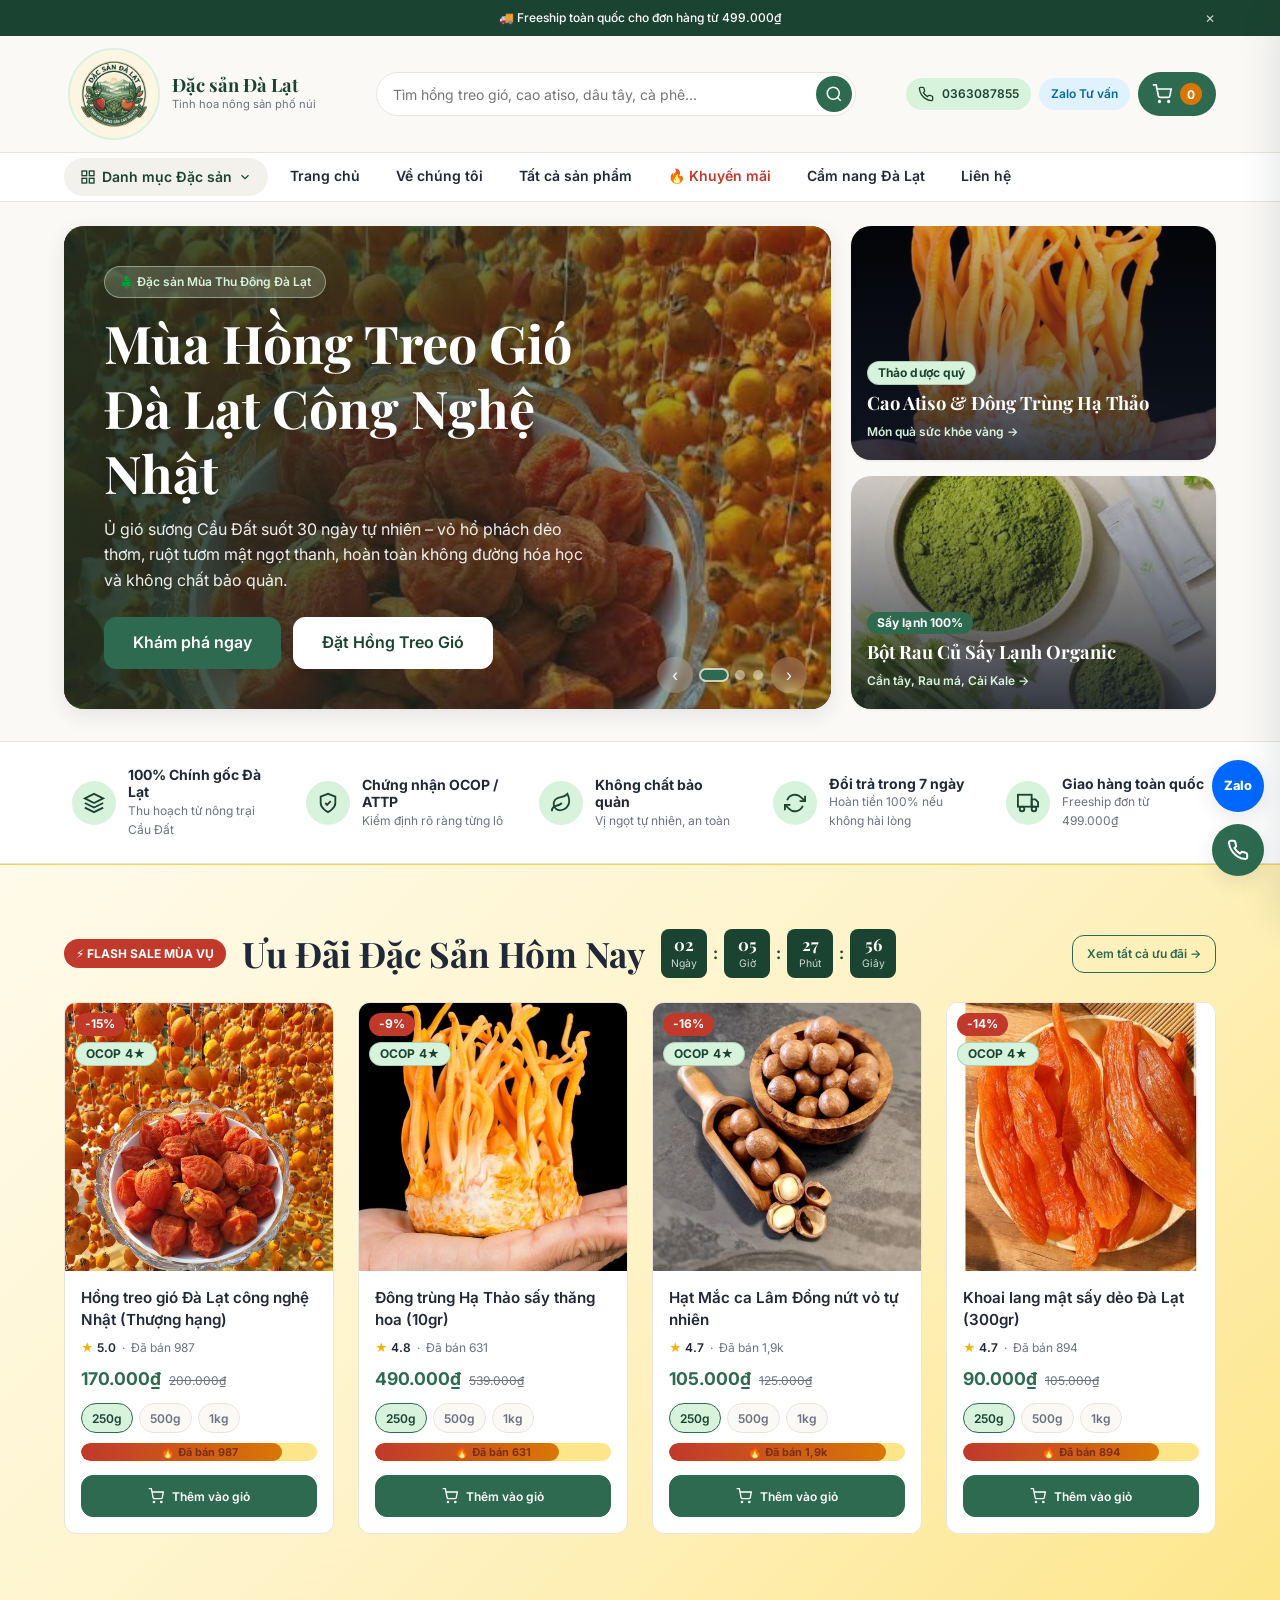
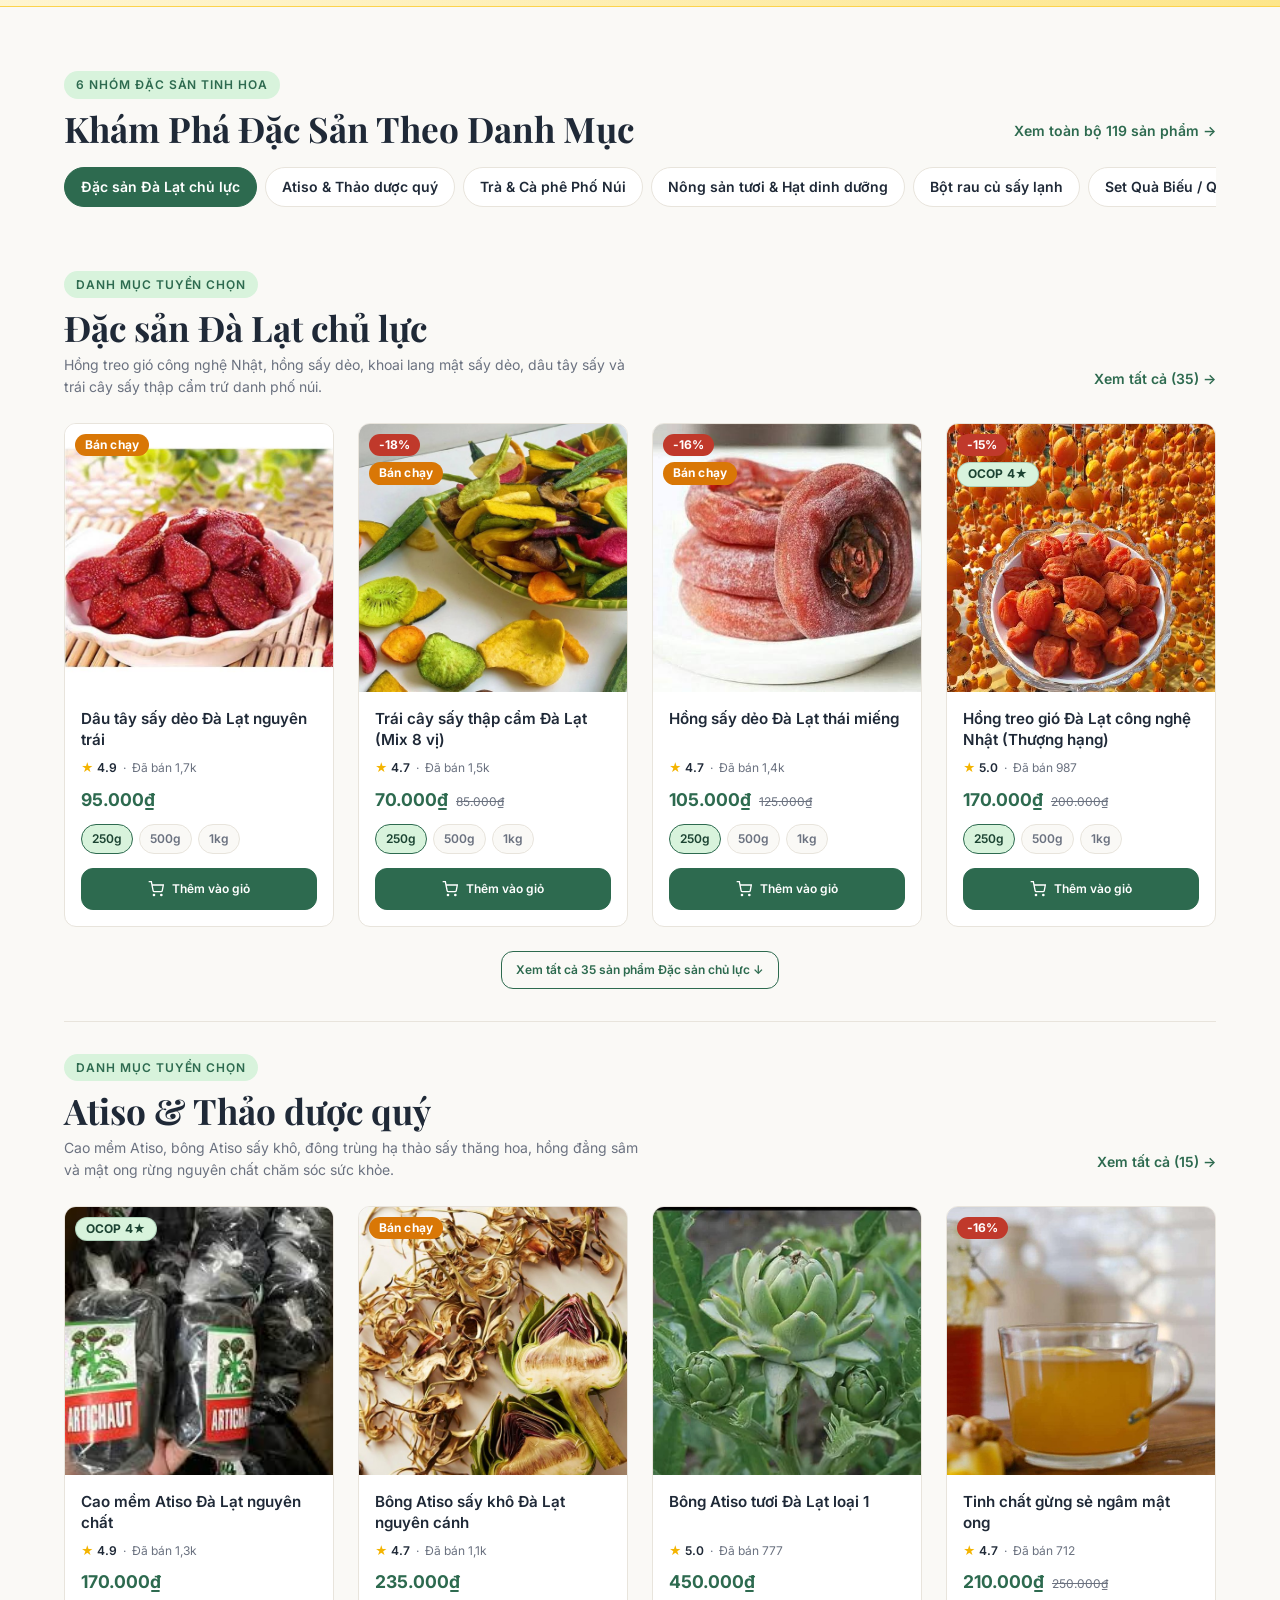
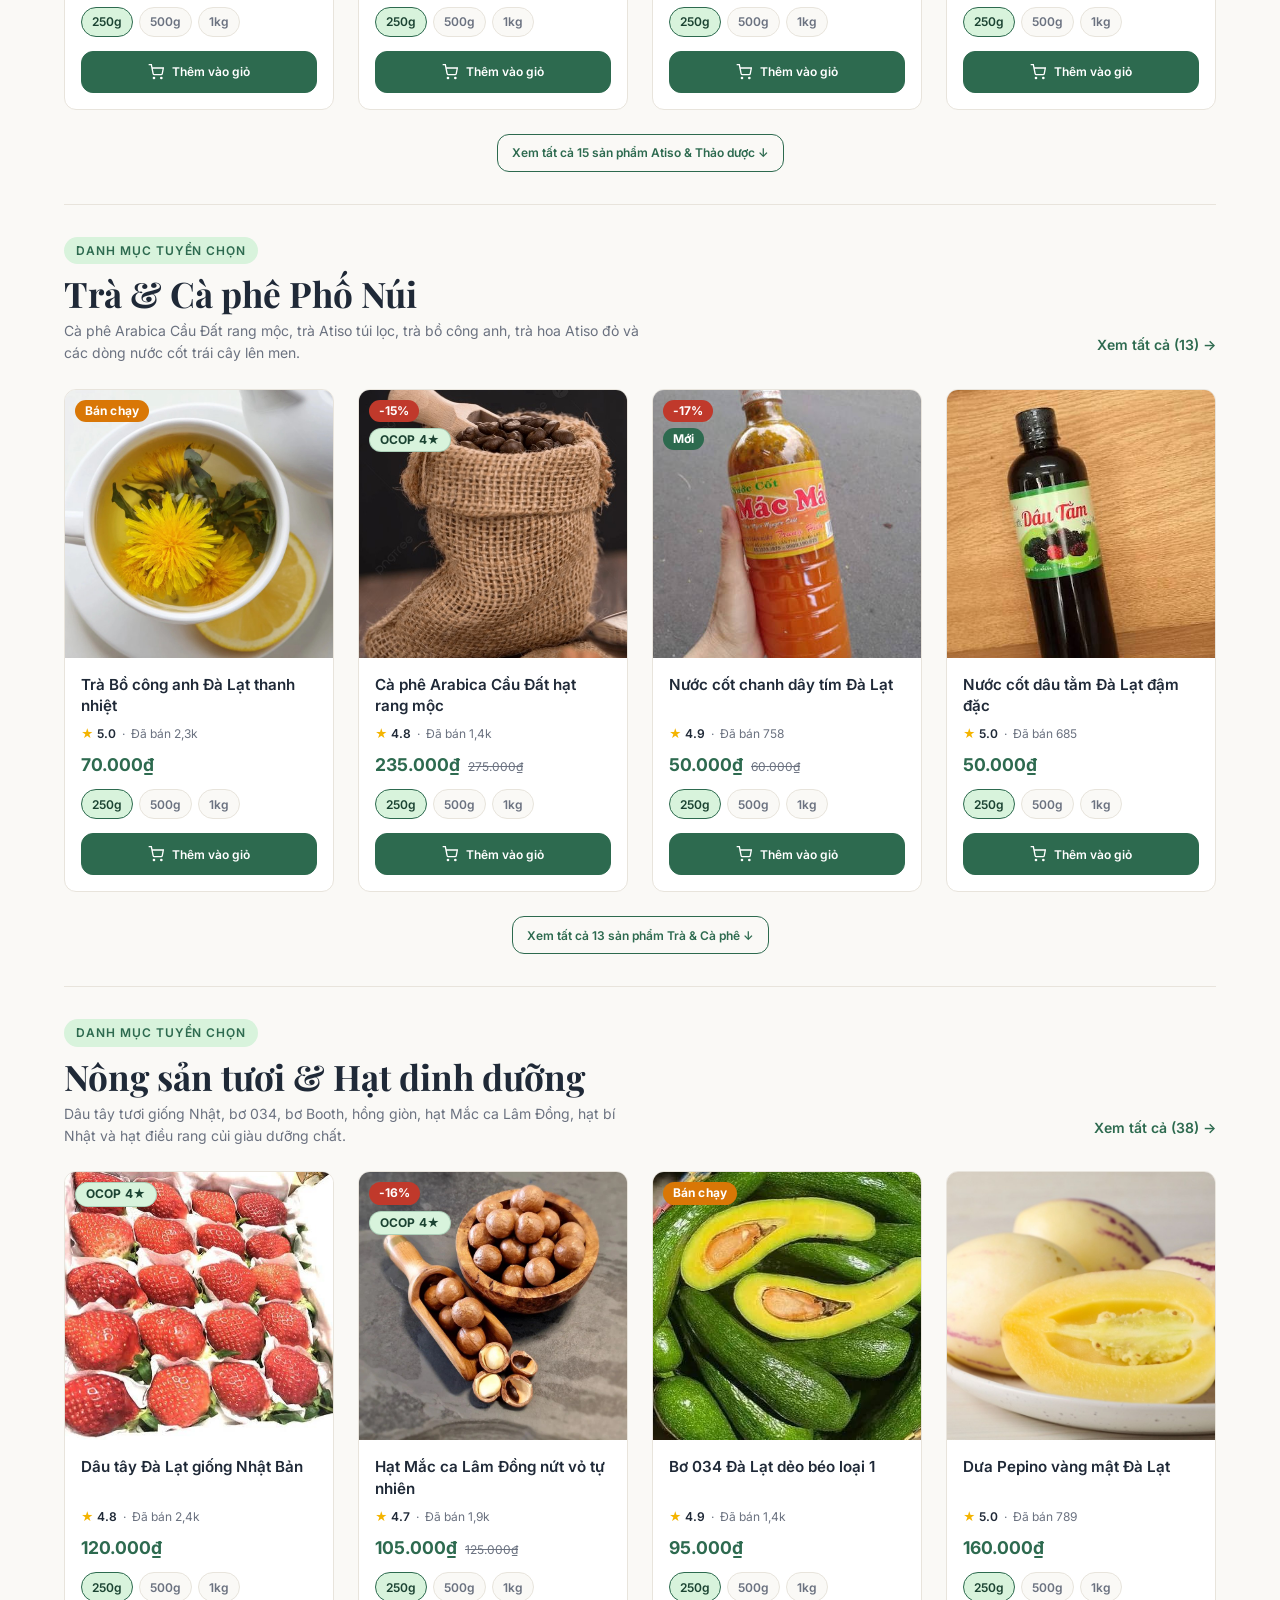
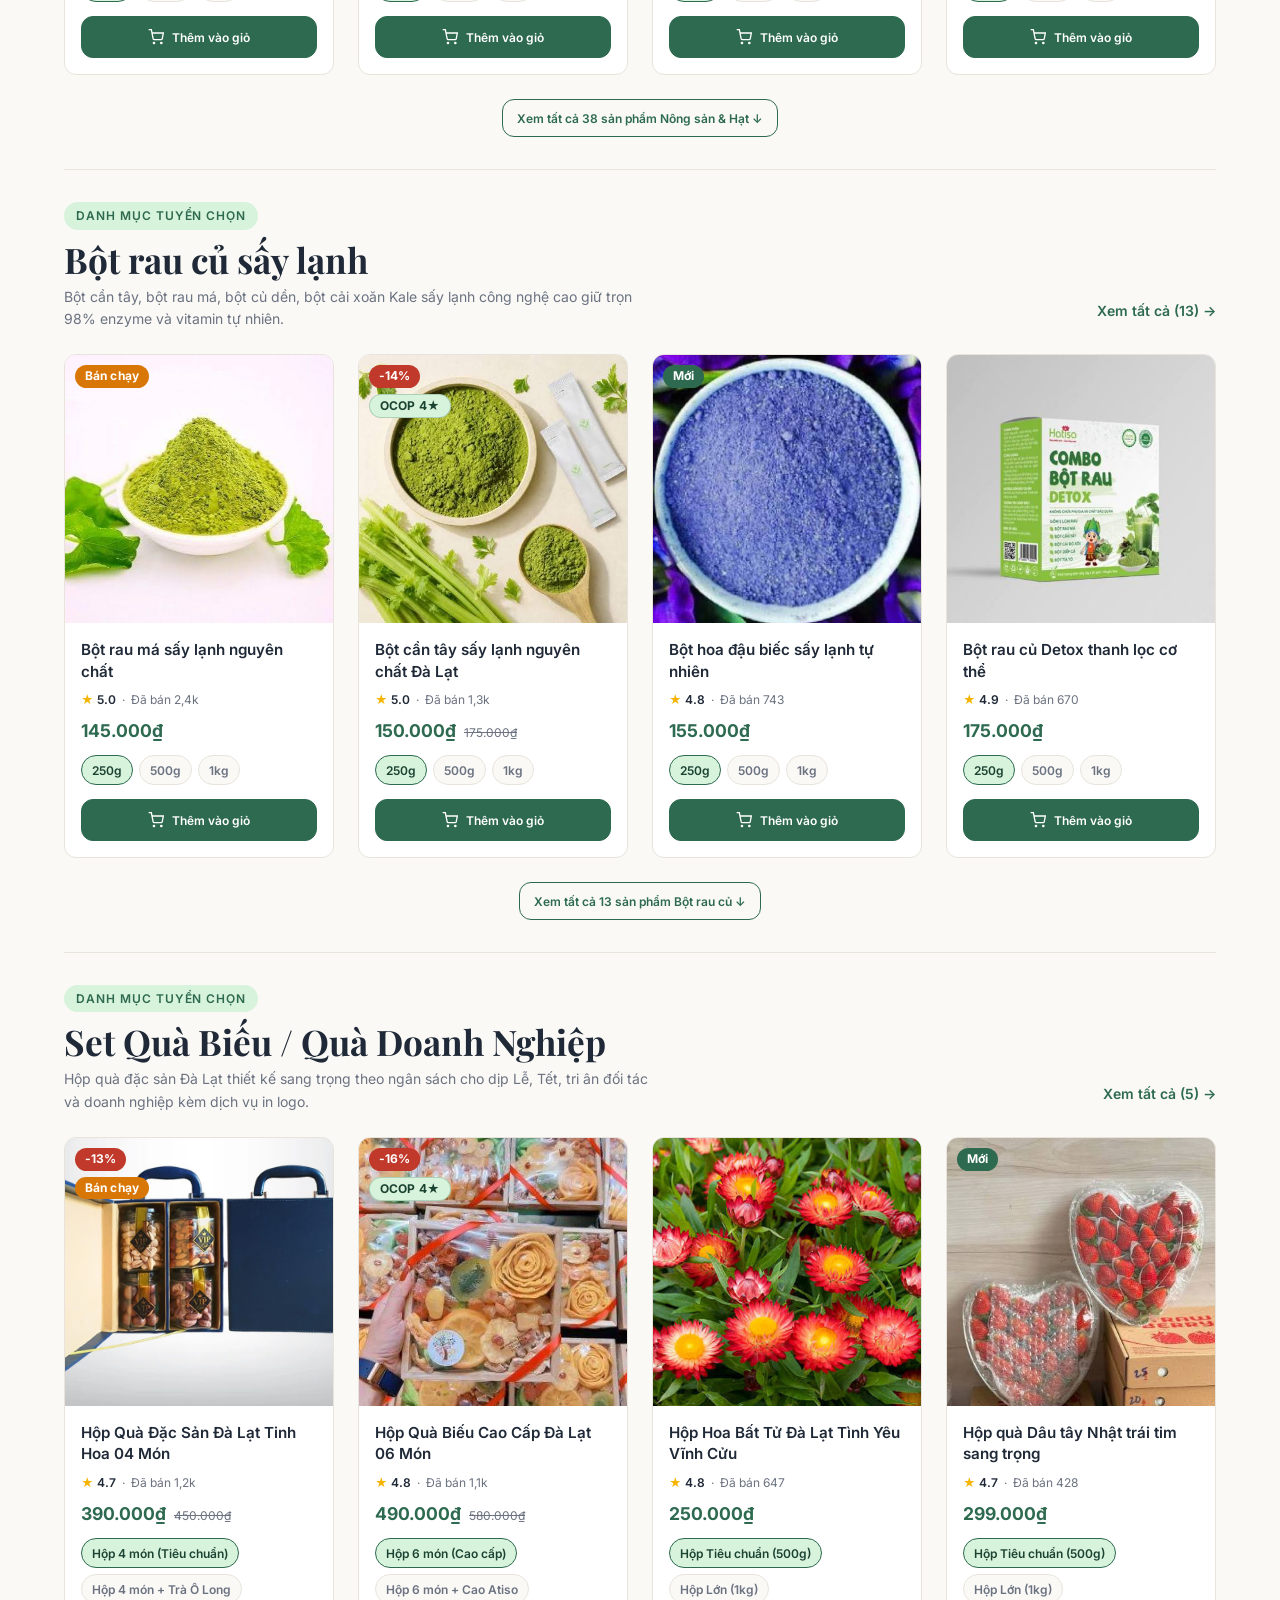
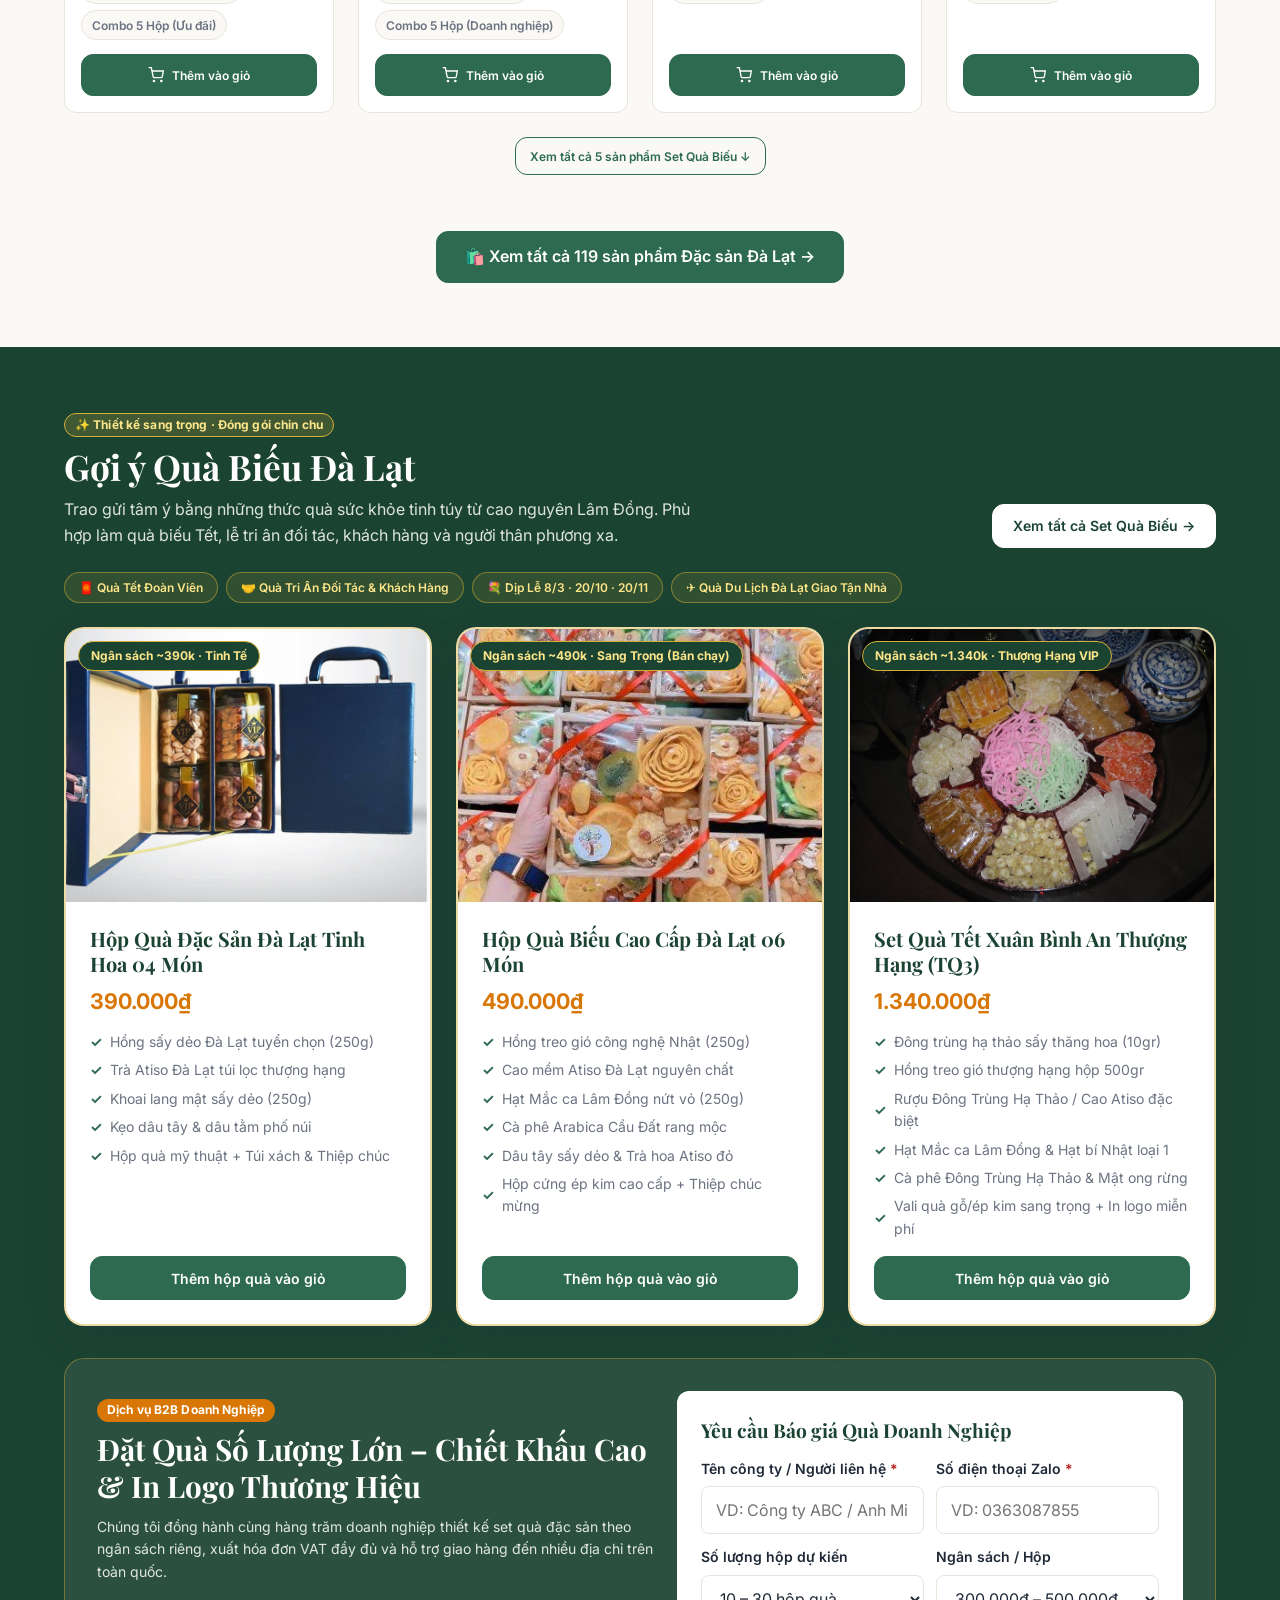
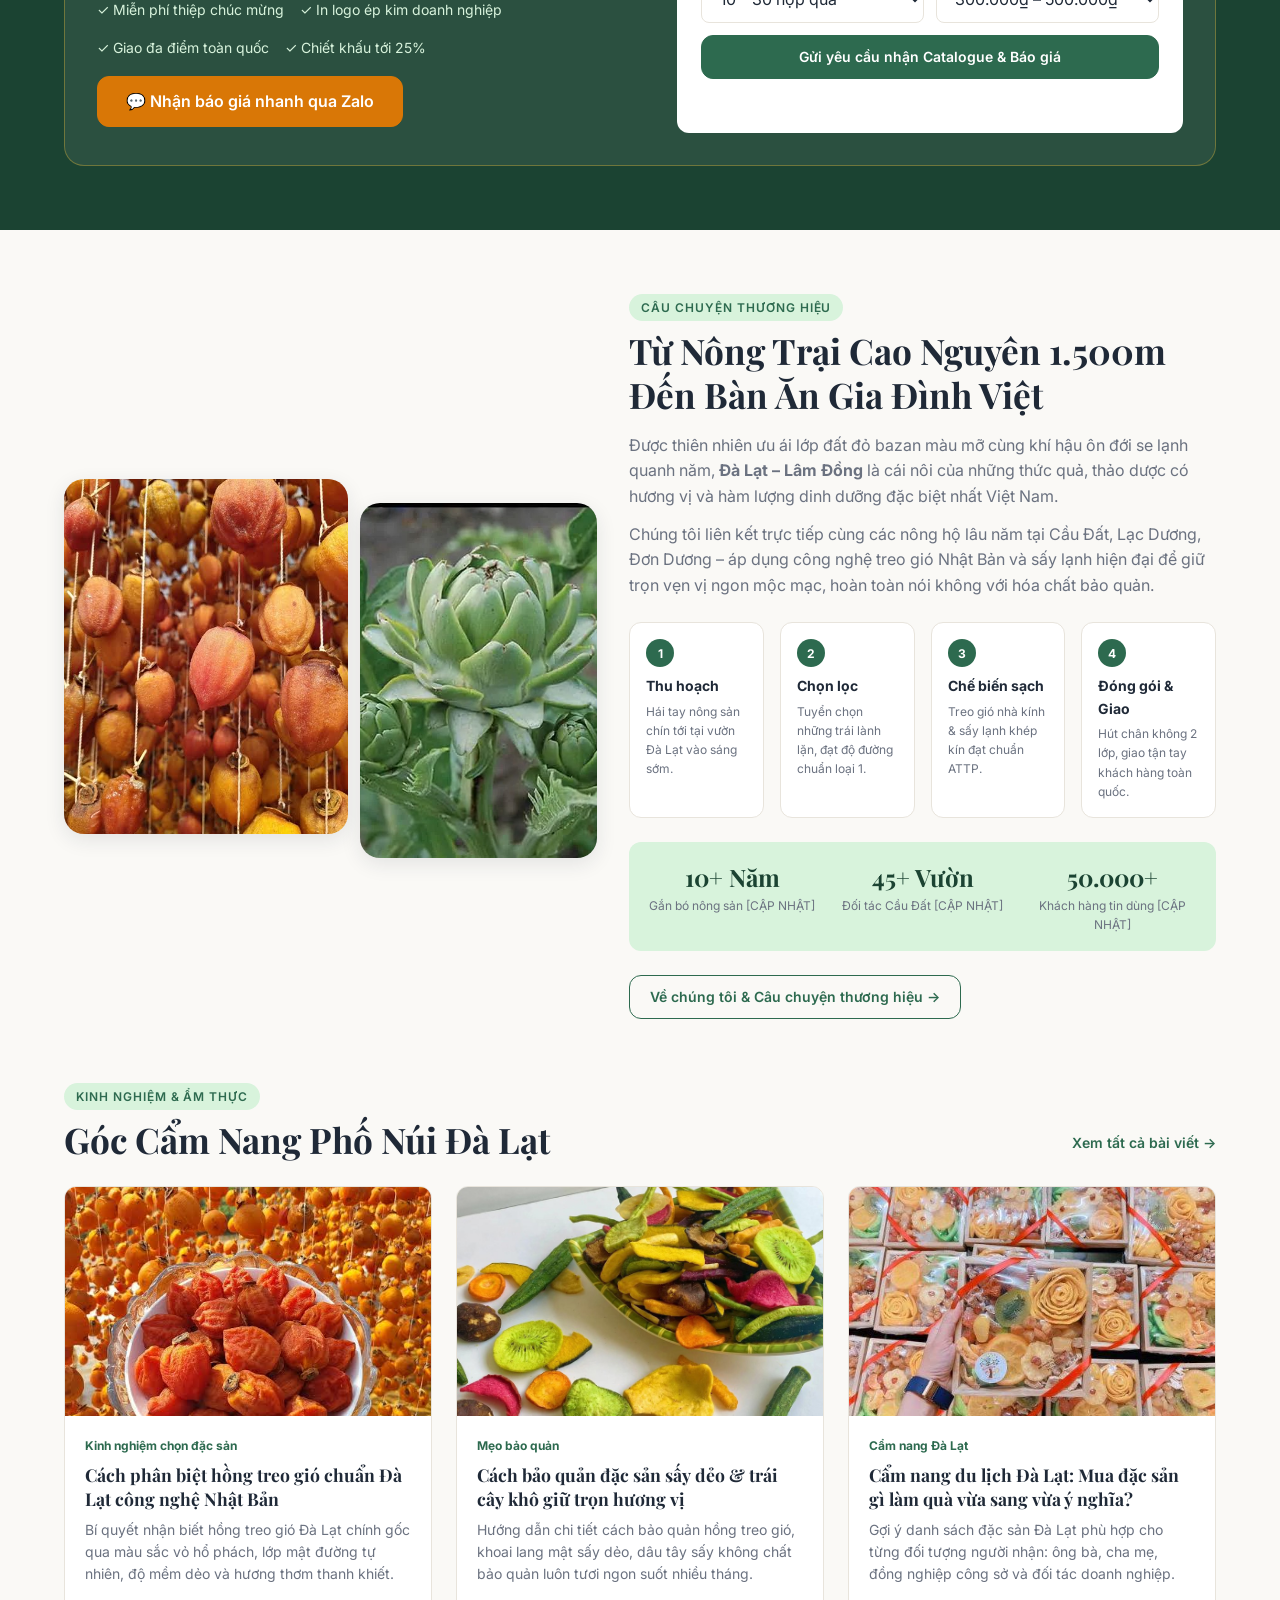
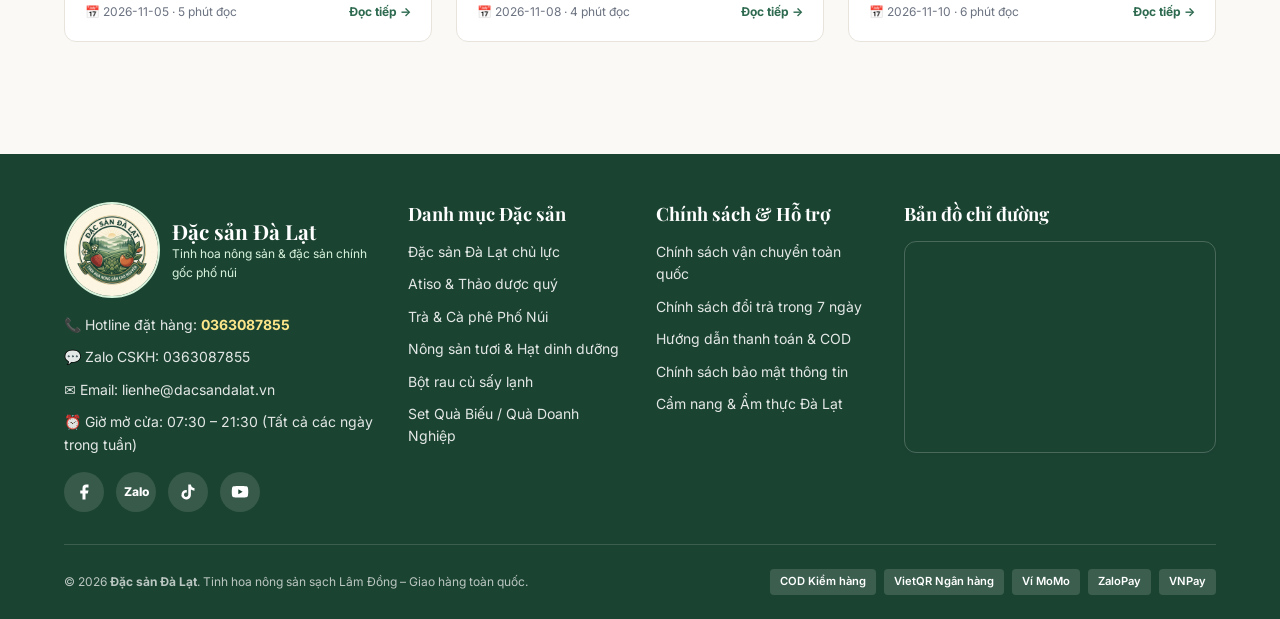
<file: index.html>
<!DOCTYPE html>
<html lang="vi">
<head>
  <meta charset="UTF-8" />
  <meta name="viewport" content="width=device-width, initial-scale=1.0" />
  <title>Đặc sản Đà Lạt – Tinh Hoa Nông Sản, Hồng Treo Gió, Atiso &amp; Quà Biếu Chính Gốc</title>
  <meta
    name="description"
    content="Mua đặc sản Đà Lạt chính gốc: Hồng treo gió công nghệ Nhật, Cao mềm Atiso, Cà phê Arabica Cầu Đất, Dâu tây tươi, Bột rau củ sấy lạnh và Set quà biếu sang trọng. Giao hàng toàn quốc, đổi trả 7 ngày."
  />
  <meta property="og:title" content="Đặc sản Đà Lạt – Tinh Hoa Nông Sản &amp; Quà Biếu Phố Núi" />
  <meta
    property="og:description"
    content="100% Đặc sản chính gốc Đà Lạt – Lâm Đồng: Hồng treo gió, Cao Atiso, Đông trùng hạ thảo, Cà phê Cầu Đất, Set quà Tết doanh nghiệp. Freeship đơn từ 499.000₫."
  />
  <meta property="og:type" content="website" />
  <meta property="og:image" content="images/logo/logo_dac_san_da_lat.jpg" />
  <link rel="icon" type="image/jpeg" href="images/logo/logo_dac_san_da_lat.jpg" />

  <!-- Google Fonts: Playfair Display & Inter (subset Vietnamese) -->
  <link rel="preconnect" href="https://fonts.googleapis.com" />
  <link rel="preconnect" href="https://fonts.gstatic.com" crossorigin />
  <link
    href="https://fonts.googleapis.com/css2?family=Inter:wght@400;500;600;700&amp;family=Playfair+Display:ital,wght@0,600;0,700;1,600&amp;display=swap"
    rel="stylesheet"
  />

  <!-- CSS -->
  <link rel="stylesheet" href="css/variables.css" />
  <link rel="stylesheet" href="css/base.css" />
  <link rel="stylesheet" href="css/components.css" />
  <link rel="stylesheet" href="css/pages.css" />

  <!-- Dữ liệu có cấu trúc Organization (SEO) -->
  <script type="application/ld+json">
    {
      "@context": "https://schema.org",
      "@type": "Organization",
      "name": "Đặc sản Đà Lạt",
      "logo": "images/logo/logo_dac_san_da_lat.jpg",
      "contactPoint": {
        "@type": "ContactPoint",
        "telephone": "+84-363-087-855",
        "contactType": "customer service",
        "areaServed": "VN",
        "availableLanguage": "Vietnamese"
      }
    }
  </script>
</head>
<body data-page="home">
  <!-- 1. Topbar & Sticky Header (Mount tự động qua js/ui/header.js) -->
  <div id="site-header-mount"></div>

  <main id="main-content">
    <!-- 2. HERO SECTION (Bento Grid trên Desktop + Slider tự chạy/vuốt trên Mobile) -->
    <section class="hero-section" id="hero-section" aria-label="Banner nổi bật theo mùa">
      <div class="container">
        <div class="hero-bento">
          <!-- Slider lớn bên trái -->
          <div class="hero-slider" id="hero-slider">
            <!-- Slide 1: Mùa Hồng Treo Gió Đà Lạt (Ảnh đầu tiên ưu tiên LCP, không lazy-load) -->
            <div class="hero-slide is-active">
              <img
                src="images/hong-treo-gio-da-lat.jpg"
                alt="Mùa Hồng Treo Gió Đà Lạt Công Nghệ Nhật Bản"
                width="800"
                height="480"
                fetchpriority="high"
                class="hero-slide__bg"
              />
              <div class="hero-slide__overlay"></div>
              <div class="hero-slide__content">
                <span class="hero-slide__tag">🌲 Đặc sản Mùa Thu Đông Đà Lạt</span>
                <h1 class="hero-slide__title">Mùa Hồng Treo Gió Đà Lạt Công Nghệ Nhật</h1>
                <p class="hero-slide__desc">
                  Ủ gió sương Cầu Đất suốt 30 ngày tự nhiên – vỏ hổ phách dẻo thơm, ruột tươm mật ngọt thanh, hoàn toàn không đường hóa học và không chất bảo quản.
                </p>
                <div class="hero-slide__actions">
                  <a href="category.html?cat=dac-san-chu-luc" class="btn btn--primary btn--lg">
                    Khám phá ngay
                  </a>
                  <a href="product.html?slug=hong-treo-gio-da-lat" class="btn btn--light btn--lg">
                    Đặt Hồng Treo Gió
                  </a>
                </div>
              </div>
            </div>

            <!-- Slide 2: Bộ Sưu Tập Quà Biếu Đà Lạt -->
            <div class="hero-slide">
              <img
                src="images/qua-tet-xuan-binh-an.jpg"
                alt="Bộ Sưu Tập Quà Biếu Đặc Sản Đà Lạt Sang Trọng"
                width="800"
                height="480"
                loading="lazy"
                class="hero-slide__bg"
              />
              <div class="hero-slide__overlay"></div>
              <div class="hero-slide__content">
                <span class="hero-slide__tag">🎁 Quà Biếu &amp; Quà Doanh Nghiệp</span>
                <h2 class="hero-slide__title">Bộ Sưu Tập Quà Biếu Tinh Hoa Phố Núi</h2>
                <p class="hero-slide__desc">
                  Hộp quà thiết kế sang trọng theo ngân sách từ 390.000₫, hội tụ Hồng treo gió, Đông trùng hạ thảo, Cao Atiso &amp; Hạt Mắc ca. Hỗ trợ in logo doanh nghiệp.
                </p>
                <div class="hero-slide__actions">
                  <a href="#gift-section" class="btn btn--primary btn--lg">
                    Khám phá ngay
                  </a>
                  <a href="category.html?cat=qua-bieu" class="btn btn--light btn--lg">
                    Xem các Set Quà
                  </a>
                </div>
              </div>
            </div>

            <!-- Slide 3: Cao Atiso & Cà phê Arabica Cầu Đất -->
            <div class="hero-slide">
              <img
                src="images/ca-phe-hat-nguyen-chat.jpg"
                alt="Trà Atiso và Cà phê Arabica Cầu Đất Đà Lạt"
                width="800"
                height="480"
                loading="lazy"
                class="hero-slide__bg"
              />
              <div class="hero-slide__overlay"></div>
              <div class="hero-slide__content">
                <span class="hero-slide__tag">☕ Hương Vị Độ Cao 1.500m</span>
                <h2 class="hero-slide__title">Atiso Thảo Dược &amp; Arabica Cầu Đất</h2>
                <p class="hero-slide__desc">
                  Thưởng thức vị thanh tao của Trà &amp; Cao mềm Atiso Lạc Dương cùng hương thơm quyến rũ của hạt cà phê Arabica Cầu Đất rang mộc nguyên bản.
                </p>
                <div class="hero-slide__actions">
                  <a href="category.html?cat=atiso-thao-duoc" class="btn btn--primary btn--lg">
                    Khám phá ngay
                  </a>
                  <a href="category.html?cat=tra-ca-phe" class="btn btn--light btn--lg">
                    Trà &amp; Cà phê
                  </a>
                </div>
              </div>
            </div>

            <!-- Điều hướng Slider -->
            <div class="hero-slider__controls">
              <button type="button" class="hero-slider__arrow" data-hero-nav="prev" aria-label="Slide trước">‹</button>
              <button type="button" class="hero-slider__dot is-active" aria-label="Slide 1"></button>
              <button type="button" class="hero-slider__dot" aria-label="Slide 2"></button>
              <button type="button" class="hero-slider__dot" aria-label="Slide 3"></button>
              <button type="button" class="hero-slider__arrow" data-hero-nav="next" aria-label="Slide tiếp">›</button>
            </div>
          </div>

          <!-- 2 Banner phụ bên phải (Bento Grid) -->
          <div class="hero-side">
            <a href="category.html?cat=atiso-thao-duoc" class="hero-side-card">
              <img
                src="images/dong-trung-ha-thao-say-thang-hoa-10gr.jpg"
                alt="Atiso và Đông Trùng Hạ Thảo Đà Lạt"
                width="420"
                height="220"
                loading="lazy"
                class="hero-side-card__img"
              />
              <div class="hero-side-card__overlay"></div>
              <div class="hero-side-card__body">
                <span class="badge badge--ocop" style="margin-bottom:6px;">Thảo dược quý</span>
                <h3 class="hero-side-card__title">Cao Atiso &amp; Đông Trùng Hạ Thảo</h3>
                <span class="hero-side-card__link">Món quà sức khỏe vàng →</span>
              </div>
            </a>

            <a href="category.html?cat=bot-rau-cu" class="hero-side-card">
              <img
                src="images/bot-can-tay.jpg"
                alt="Bột rau củ sấy lạnh nguyên chất Đà Lạt"
                width="420"
                height="220"
                loading="lazy"
                class="hero-side-card__img"
              />
              <div class="hero-side-card__overlay"></div>
              <div class="hero-side-card__body">
                <span class="badge badge--new" style="margin-bottom:6px;">Sấy lạnh 100%</span>
                <h3 class="hero-side-card__title">Bột Rau Củ Sấy Lạnh Organic</h3>
                <span class="hero-side-card__link">Cần tây, Rau má, Cải Kale →</span>
              </div>
            </a>
          </div>
        </div>
      </div>
    </section>

    <!-- 3. THANH CAM KẾT CHẤT LƯỢNG (5 Trust Badges) -->
    <section class="trust-bar" id="trust-bar-section" aria-label="Cam kết chất lượng">
      <div class="container">
        <div class="trust-bar__list">
          <div class="trust-item">
            <div class="trust-item__icon" aria-hidden="true">
              <svg width="22" height="22" viewBox="0 0 24 24" fill="none" stroke="currentColor" stroke-width="2">
                <path d="M12 2L2 7l10 5 10-5-10-5z"/><path d="M2 17l10 5 10-5"/><path d="M2 12l10 5 10-5"/>
              </svg>
            </div>
            <div>
              <div class="trust-item__title">100% Chính gốc Đà Lạt</div>
              <div class="trust-item__sub">Thu hoạch từ nông trại Cầu Đất</div>
            </div>
          </div>

          <div class="trust-item">
            <div class="trust-item__icon" aria-hidden="true">
              <svg width="22" height="22" viewBox="0 0 24 24" fill="none" stroke="currentColor" stroke-width="2">
                <path d="M12 22s8-4 8-10V5l-8-3-8 3v7c0 6 8 10 8 10z"/><polyline points="9 12 11 14 15 10"/>
              </svg>
            </div>
            <div>
              <div class="trust-item__title">Chứng nhận OCOP / ATTP</div>
              <div class="trust-item__sub">Kiểm định rõ ràng từng lô</div>
            </div>
          </div>

          <div class="trust-item">
            <div class="trust-item__icon" aria-hidden="true">
              <svg width="22" height="22" viewBox="0 0 24 24" fill="none" stroke="currentColor" stroke-width="2">
                <path d="M11 20A7 7 0 0 1 9.8 6.1C15.5 5 17 4.48 19 2c1 2 2 4.18 2 8 0 5.5-4.78 10-10 10Z"/><path d="M2 21c0-3 1.85-5.36 5.08-6C9.5 14.52 12 13 13 12"/>
              </svg>
            </div>
            <div>
              <div class="trust-item__title">Không chất bảo quản</div>
              <div class="trust-item__sub">Vị ngọt tự nhiên, an toàn</div>
            </div>
          </div>

          <div class="trust-item">
            <div class="trust-item__icon" aria-hidden="true">
              <svg width="22" height="22" viewBox="0 0 24 24" fill="none" stroke="currentColor" stroke-width="2">
                <polyline points="23 4 23 10 17 10"/><polyline points="1 20 1 14 7 14"/><path d="M3.51 9a9 9 0 0 1 14.85-3.36L23 10M1 14l4.64 4.36A9 9 0 0 0 20.49 15"/>
              </svg>
            </div>
            <div>
              <div class="trust-item__title">Đổi trả trong 7 ngày</div>
              <div class="trust-item__sub">Hoàn tiền 100% nếu không hài lòng</div>
            </div>
          </div>

          <div class="trust-item">
            <div class="trust-item__icon" aria-hidden="true">
              <svg width="22" height="22" viewBox="0 0 24 24" fill="none" stroke="currentColor" stroke-width="2">
                <rect x="1" y="3" width="15" height="13"/><polygon points="16 8 20 8 23 11 23 16 16 16 16 8"/><circle cx="5.5" cy="18.5" r="2.5"/><circle cx="18.5" cy="18.5" r="2.5"/>
              </svg>
            </div>
            <div>
              <div class="trust-item__title">Giao hàng toàn quốc</div>
              <div class="trust-item__sub">Freeship đơn từ 499.000₫</div>
            </div>
          </div>
        </div>
      </div>
    </section>

    <!-- 4. FLASH SALE / ĐẶC SẢN THEO MÙA -->
    <section class="section flash-sale-section" id="flash-sale-section" aria-labelledby="flash-sale-heading">
      <div class="container">
        <div class="flash-sale__header">
          <div class="flash-sale__title-wrap">
            <span class="flash-sale__badge">⚡ Flash Sale Mùa Vụ</span>
            <h2 class="section__title" id="flash-sale-heading">Ưu Đãi Đặc Sản Hôm Nay</h2>
            <div class="countdown" id="home-flash-countdown" aria-label="Thời gian còn lại của Flash Sale"></div>
          </div>
          <a href="category.html?sale=1" class="btn btn--outline btn--sm">
            Xem tất cả ưu đãi →
          </a>
        </div>

        <div class="flash-sale__scroller" id="home-flash-sale-grid"></div>
      </div>
    </section>

    <!-- 5. KỆ SẢN PHẨM THEO 6 DANH MỤC CHUẨN -->
    <section class="section" id="categories-showcase-section" aria-label="Kệ sản phẩm theo danh mục">
      <div class="container">
        <div class="section__header" style="margin-bottom:var(--space-4);">
          <div>
            <span class="section__subtitle">6 Nhóm Đặc Sản Tinh Hoa</span>
            <h2 class="section__title">Khám Phá Đặc Sản Theo Danh Mục</h2>
          </div>
          <a href="category.html?all=1" class="section__link">Xem toàn bộ 119 sản phẩm →</a>
        </div>

        <!-- Thanh nhảy nhanh tới từng kệ danh mục -->
        <nav class="cat-pills-nav" id="home-category-pills" aria-label="Chọn nhanh danh mục"></nav>

        <!-- Các kệ danh mục được render từ dataService -->
        <div id="home-category-shelves"></div>
      </div>
    </section>

    <!-- 6. CHUYÊN MỤC "GỢI Ý QUÀ BIẾU ĐÀ LẠT" & QUÀ DOANH NGHIỆP -->
    <section class="section gift-section" id="gift-section" aria-labelledby="gift-section-heading">
      <div class="container">
        <div class="section__header">
          <div>
            <span class="badge" style="background:rgba(212,175,55,0.2); color:#FDE68A; border:1px solid var(--color-gold); margin-bottom:var(--space-2);">
              ✨ Thiết kế sang trọng · Đóng gói chỉn chu
            </span>
            <h2 class="section__title" id="gift-section-heading">Gợi ý Quà Biếu Đà Lạt</h2>
            <p class="gift-section__intro">
              Trao gửi tâm ý bằng những thức quà sức khỏe tinh túy từ cao nguyên Lâm Đồng. Phù hợp làm quà biếu Tết, lễ tri ân đối tác, khách hàng và người thân phương xa.
            </p>
          </div>
          <a href="category.html?cat=qua-bieu" class="btn btn--light">
            Xem tất cả Set Quà Biếu →
          </a>
        </div>

        <!-- Gợi ý dịp tặng quà -->
        <div class="gift-occasions" aria-label="Gợi ý dịp biếu tặng">
          <span class="gift-occasion-tag">🧧 Quà Tết Đoàn Viên</span>
          <span class="gift-occasion-tag">🤝 Quà Tri Ân Đối Tác &amp; Khách Hàng</span>
          <span class="gift-occasion-tag">💐 Dịp Lễ 8/3 · 20/10 · 20/11</span>
          <span class="gift-occasion-tag">✈️ Quà Du Lịch Đà Lạt Giao Tận Nhà</span>
        </div>

        <!-- 3 Thẻ Hộp quà theo mức ngân sách (~390k / ~490k / ~1.340k) -->
        <div class="gift-tiers-grid" id="home-gift-tiers"></div>

        <!-- Khối Quà Doanh Nghiệp (B2B) -->
        <div class="b2b-box">
          <div>
            <span class="badge badge--bestseller" style="margin-bottom:var(--space-2);">Dịch vụ B2B Doanh Nghiệp</span>
            <h3 style="font-size:clamp(1.35rem, 2.5vw, 1.85rem); color:#fff; margin-bottom:var(--space-3);">
              Đặt Quà Số Lượng Lớn – Chiết Khấu Cao &amp; In Logo Thương Hiệu
            </h3>
            <p style="color:rgba(255,255,255,0.86); font-size:var(--fs-small);">
              Chúng tôi đồng hành cùng hàng trăm doanh nghiệp thiết kế set quà đặc sản theo ngân sách riêng, xuất hóa đơn VAT đầy đủ và hỗ trợ giao hàng đến nhiều địa chỉ trên toàn quốc.
            </p>
            <div class="b2b-perks">
              <span>✓ Miễn phí thiệp chúc mừng</span>
              <span>✓ In logo ép kim doanh nghiệp</span>
              <span>✓ Giao đa điểm toàn quốc</span>
              <span>✓ Chiết khấu tới 25%</span>
            </div>
            <a
              href="https://zalo.me/0363087855"
              target="_blank"
              rel="noopener"
              class="btn btn--accent btn--lg"
            >
              💬 Nhận báo giá nhanh qua Zalo
            </a>
          </div>

          <!-- Form rút gọn nhận báo giá B2B (Lưu vào LocalStorage `dld_b2b_leads`) -->
          <form class="b2b-form" id="b2b-quote-form" novalidate>
            <h4 style="font-family:var(--font-heading); font-size:1.2rem; color:var(--color-primary-dark);">
              Yêu cầu Báo giá Quà Doanh Nghiệp
            </h4>
            <div class="b2b-form__row">
              <div class="form-group">
                <label class="form-label" for="b2b-company">Tên công ty / Người liên hệ <span class="form-label__req">*</span></label>
                <input type="text" id="b2b-company" name="company" class="form-input" placeholder="VD: Công ty ABC / Anh Minh" required />
              </div>
              <div class="form-group">
                <label class="form-label" for="b2b-phone">Số điện thoại Zalo <span class="form-label__req">*</span></label>
                <input type="tel" inputmode="tel" id="b2b-phone" name="phone" class="form-input" placeholder="VD: 0363087855" required />
              </div>
            </div>
            <div class="b2b-form__row">
              <div class="form-group">
                <label class="form-label" for="b2b-qty">Số lượng hộp dự kiến</label>
                <select id="b2b-qty" name="quantity" class="form-select">
                  <option value="10 - 30 hộp">10 – 30 hộp quà</option>
                  <option value="30 - 100 hộp">30 – 100 hộp quà</option>
                  <option value="Trên 100 hộp">Trên 100 hộp quà</option>
                </select>
              </div>
              <div class="form-group">
                <label class="form-label" for="b2b-budget">Ngân sách / Hộp</label>
                <select id="b2b-budget" name="budget" class="form-select">
                  <option value="300k - 500k">300.000₫ – 500.000₫</option>
                  <option value="500k - 1 triệu">500.000₫ – 1.000.000₫</option>
                  <option value="Trên 1 triệu">Trên 1.000.000₫ (VIP)</option>
                </select>
              </div>
            </div>
            <button type="submit" class="btn btn--primary btn--block">
              Gửi yêu cầu nhận Catalogue &amp; Báo giá
            </button>
            <p id="b2b-form-feedback" style="font-size:var(--fs-xs); font-weight:600; min-height:18px;"></p>
          </form>
        </div>
      </div>
    </section>

    <!-- 7. CÂU CHUYỆN THƯƠNG HIỆU (Storytelling + Timeline 4 bước + Con số nổi bật) -->
    <section class="section" id="storytelling-section" aria-labelledby="story-heading">
      <div class="container">
        <div class="story-grid">
          <div class="story-media">
            <img
              src="images/hong-deo-da-lat-nguyen-trai.jpg"
              alt="Nông trại chế biến hồng treo gió Đà Lạt"
              width="360"
              height="450"
              loading="lazy"
              class="story-media__img"
            />
            <img
              src="images/bong-atiso-tuoi.jpg"
              alt="Vùng nguyên liệu Atiso và Nông sản Đà Lạt"
              width="300"
              height="380"
              loading="lazy"
              class="story-media__img"
              style="margin-top:var(--space-6);"
            />
          </div>

          <div>
            <span class="section__subtitle">Câu chuyện Thương hiệu</span>
            <h2 class="section__title" id="story-heading" style="margin-bottom:var(--space-4);">
              Từ Nông Trại Cao Nguyên 1.500m Đến Bàn Ăn Gia Đình Việt
            </h2>
            <p style="color:var(--color-text-muted); margin-bottom:var(--space-3);">
              Được thiên nhiên ưu ái lớp đất đỏ bazan màu mỡ cùng khí hậu ôn đới se lạnh quanh năm, <strong>Đà Lạt – Lâm Đồng</strong> là cái nôi của những thức quả, thảo dược có hương vị và hàm lượng dinh dưỡng đặc biệt nhất Việt Nam.
            </p>
            <p style="color:var(--color-text-muted); margin-bottom:var(--space-5);">
              Chúng tôi liên kết trực tiếp cùng các nông hộ lâu năm tại Cầu Đất, Lạc Dương, Đơn Dương – áp dụng công nghệ treo gió Nhật Bản và sấy lạnh hiện đại để giữ trọn vẹn vị ngon mộc mạc, hoàn toàn nói không với hóa chất bảo quản.
            </p>

            <!-- Timeline 4 bước minh họa -->
            <div class="story-timeline" aria-label="Quy trình 4 bước từ nông trại đến bàn ăn">
              <div class="timeline-step">
                <span class="timeline-step__num">1</span>
                <div class="timeline-step__title">Thu hoạch</div>
                <p class="timeline-step__desc">Hái tay nông sản chín tới tại vườn Đà Lạt vào sáng sớm.</p>
              </div>
              <div class="timeline-step">
                <span class="timeline-step__num">2</span>
                <div class="timeline-step__title">Chọn lọc</div>
                <p class="timeline-step__desc">Tuyển chọn những trái lành lặn, đạt độ đường chuẩn loại 1.</p>
              </div>
              <div class="timeline-step">
                <span class="timeline-step__num">3</span>
                <div class="timeline-step__title">Chế biến sạch</div>
                <p class="timeline-step__desc">Treo gió nhà kính &amp; sấy lạnh khép kín đạt chuẩn ATTP.</p>
              </div>
              <div class="timeline-step">
                <span class="timeline-step__num">4</span>
                <div class="timeline-step__title">Đóng gói &amp; Giao</div>
                <p class="timeline-step__desc">Hút chân không 2 lớp, giao tận tay khách hàng toàn quốc.</p>
              </div>
            </div>

            <!-- Con số nổi bật (kèm ghi chú [CẬP NHẬT] theo đặc tả) -->
            <div class="story-counters">
              <div>
                <div class="story-counter__num">10+ Năm</div>
                <div class="story-counter__label">Gắn bó nông sản [CẬP NHẬT]</div>
              </div>
              <div>
                <div class="story-counter__num">45+ Vườn</div>
                <div class="story-counter__label">Đối tác Cầu Đất [CẬP NHẬT]</div>
              </div>
              <div>
                <div class="story-counter__num">50.000+</div>
                <div class="story-counter__label">Khách hàng tin dùng [CẬP NHẬT]</div>
              </div>
            </div>

            <a href="about.html" class="btn btn--outline">
              Về chúng tôi &amp; Câu chuyện thương hiệu →
            </a>
          </div>
        </div>
      </div>
    </section>

    <!-- 8. GÓC CẨM NANG & ẨM THỰC ĐÀ LẠT (Blog) -->
    <section class="section" id="blog-section" style="padding-top:0;" aria-labelledby="blog-heading">
      <div class="container">
        <div class="section__header">
          <div>
            <span class="section__subtitle">Kinh nghiệm &amp; Ẩm thực</span>
            <h2 class="section__title" id="blog-heading">Góc Cẩm Nang Phố Núi Đà Lạt</h2>
          </div>
          <a href="blog.html" class="section__link">Xem tất cả bài viết →</a>
        </div>

        <div class="blog-grid" id="home-blog-grid"></div>
      </div>
    </section>
  </main>

  <!-- 9. Footer đầy đủ (Mount tự động qua js/ui/header.js) -->
  <div id="site-footer-mount"></div>

  <script type="module" src="js/main.js"></script>
</body>
</html>
</file>
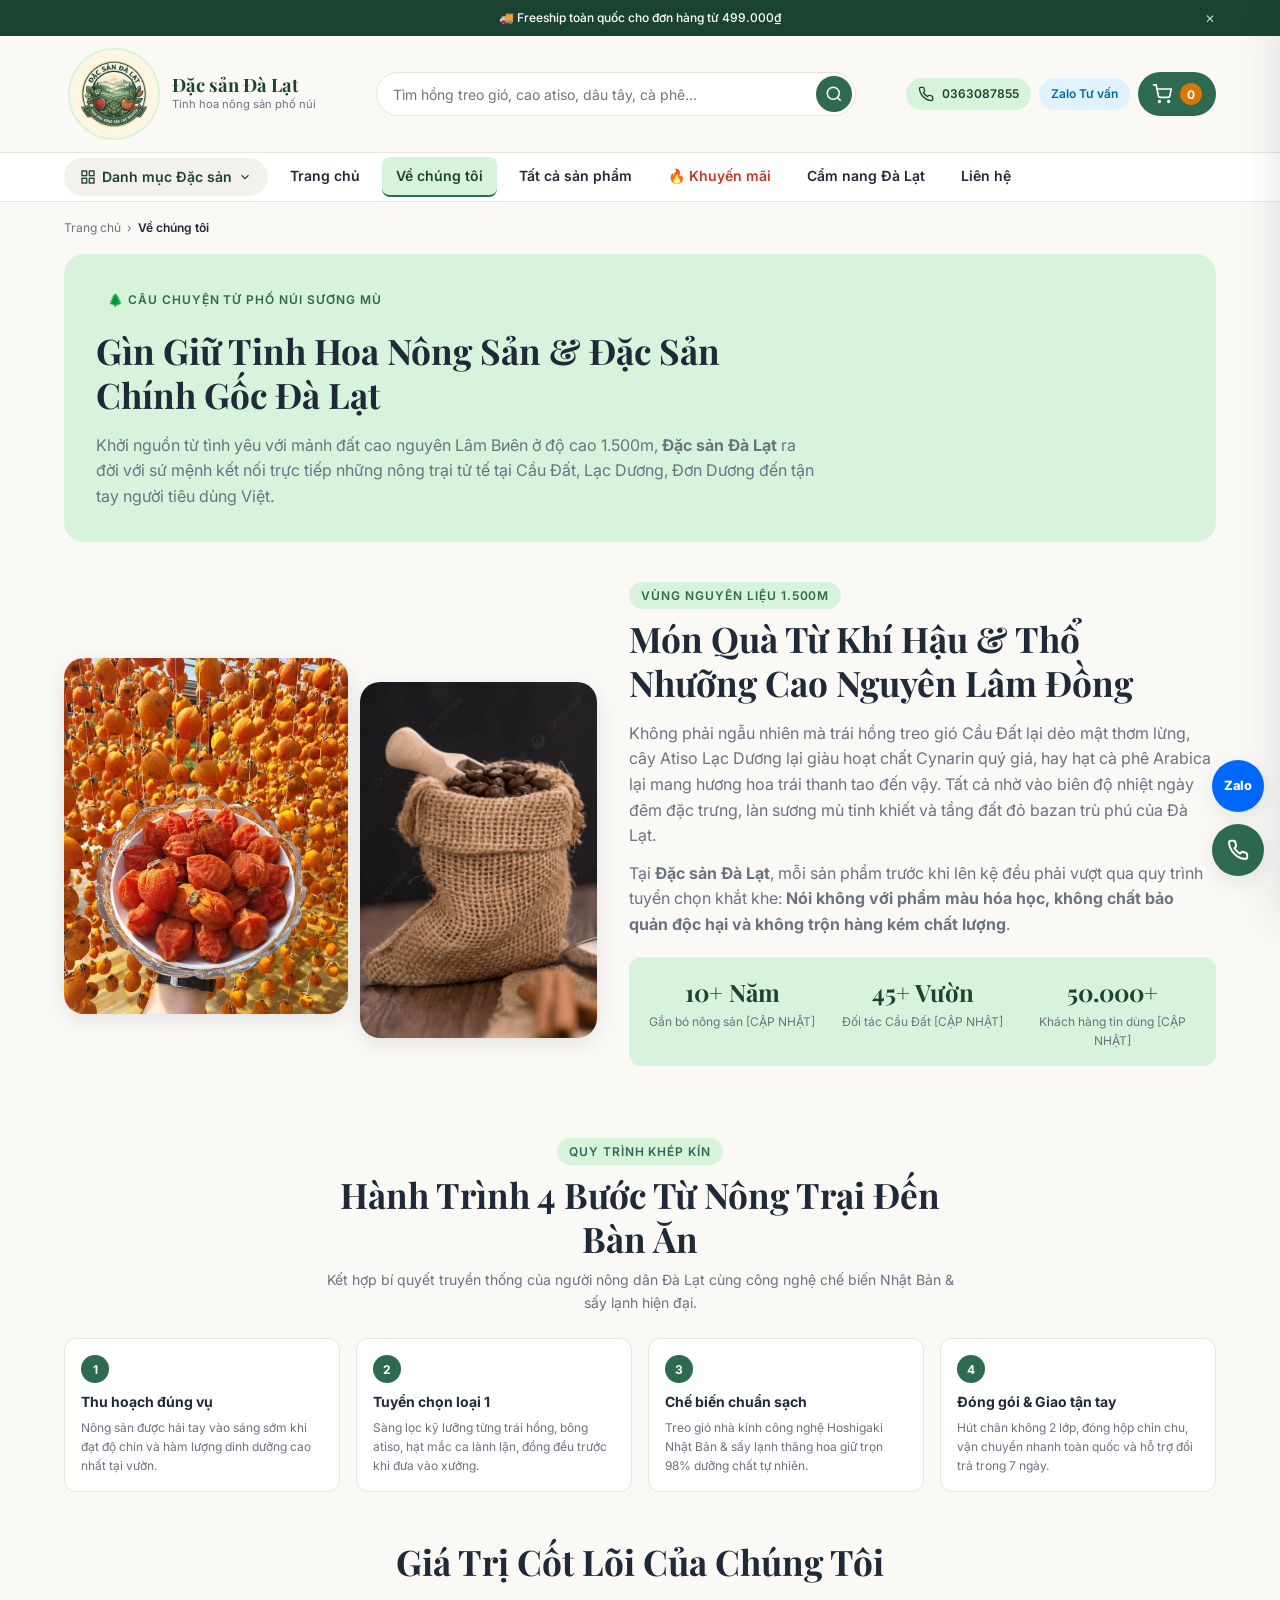
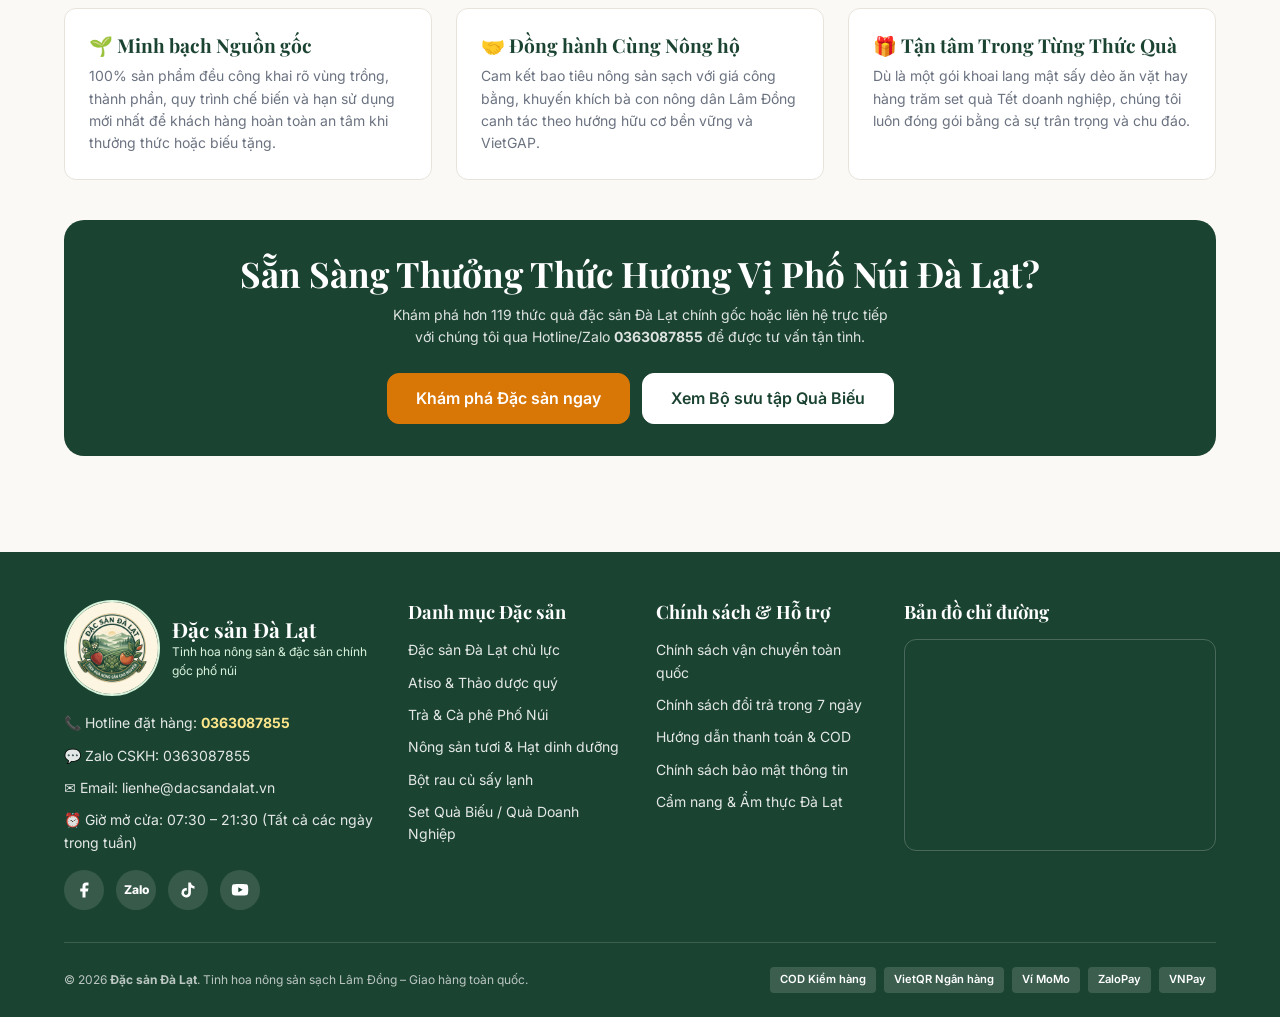
<file: about.html>
<!DOCTYPE html>
<html lang="vi">
<head>
  <meta charset="UTF-8" />
  <meta name="viewport" content="width=device-width, initial-scale=1.0" />
  <title>Về Chúng Tôi – Câu Chuyện Thương Hiệu Đặc sản Đà Lạt</title>
  <meta
    name="description"
    content="Hành trình Đặc sản Đà Lạt từ vùng nguyên liệu cao nguyên 1.500m Cầu Đất – Lạc Dương đến bàn ăn gia đình Việt: 100% nông sản sạch, chuẩn OCOP, không chất bảo quản."
  />
  <meta property="og:title" content="Về Chúng Tôi – Đặc sản Đà Lạt Chính Gốc" />
  <meta property="og:type" content="website" />
  <meta property="og:image" content="images/logo/logo_dac_san_da_lat.jpg" />
  <link rel="icon" type="image/jpeg" href="images/logo/logo_dac_san_da_lat.jpg" />

  <link rel="preconnect" href="https://fonts.googleapis.com" />
  <link rel="preconnect" href="https://fonts.gstatic.com" crossorigin />
  <link
    href="https://fonts.googleapis.com/css2?family=Inter:wght@400;500;600;700&amp;family=Playfair+Display:ital,wght@0,600;0,700;1,600&amp;display=swap"
    rel="stylesheet"
  />

  <link rel="stylesheet" href="css/variables.css" />
  <link rel="stylesheet" href="css/base.css" />
  <link rel="stylesheet" href="css/components.css" />
  <link rel="stylesheet" href="css/pages.css" />
</head>
<body data-page="about">
  <div id="site-header-mount"></div>

  <main style="padding-bottom:var(--space-12);">
    <div class="container">
      <!-- Breadcrumb -->
      <nav class="breadcrumb" aria-label="Breadcrumb">
        <ol class="breadcrumb__list">
          <li><a href="index.html" class="breadcrumb__link">Trang chủ</a></li>
          <li>›</li>
          <li class="breadcrumb__current" aria-current="page">Về chúng tôi</li>
        </ol>
      </nav>

      <!-- Hero Banner Về Chúng Tôi -->
      <div class="category-banner" style="padding:var(--space-8); margin-bottom:var(--space-10);">
        <span class="section__subtitle">🌲 Câu chuyện từ phố núi sương mù</span>
        <h1 class="section__title" style="max-width:28ch; margin-bottom:var(--space-2);">
          Gìn Giữ Tinh Hoa Nông Sản &amp; Đặc Sản Chính Gốc Đà Lạt
        </h1>
        <p style="color:var(--color-text-muted); max-width:72ch; font-size:var(--fs-body);">
          Khởi nguồn từ tình yêu với mảnh đất cao nguyên Lâm Виên ở độ cao 1.500m, <strong>Đặc sản Đà Lạt</strong> ra đời với sứ mệnh kết nối trực tiếp những nông trại tử tế tại Cầu Đất, Lạc Dương, Đơn Dương đến tận tay người tiêu dùng Việt.
        </p>
      </div>

      <!-- Khối 1: Vùng nguyên liệu & Triết lý sản phẩm -->
      <section style="margin-bottom:var(--space-12);" aria-labelledby="about-origin-heading">
        <div class="story-grid">
          <div class="story-media">
            <img
              src="images/hong-treo-gio-da-lat.jpg"
              alt="Hồng treo gió công nghệ Nhật Bản tại Đà Lạt"
              width="380"
              height="460"
              class="story-media__img"
            />
            <img
              src="images/ca-phe-hat-nguyen-chat.jpg"
              alt="Hạt cà phê Arabica Cầu Đất rang mộc"
              width="320"
              height="400"
              class="story-media__img"
              style="margin-top:var(--space-6);"
            />
          </div>

          <div>
            <span class="section__subtitle">Vùng nguyên liệu 1.500m</span>
            <h2 class="section__title" id="about-origin-heading" style="margin-bottom:var(--space-4);">
              Món Quà Từ Khí Hậu &amp; Thổ Nhưỡng Cao Nguyên Lâm Đồng
            </h2>
            <p style="color:var(--color-text-muted); margin-bottom:var(--space-3);">
              Không phải ngẫu nhiên mà trái hồng treo gió Cầu Đất lại dẻo mật thơm lừng, cây Atiso Lạc Dương lại giàu hoạt chất Cynarin quý giá, hay hạt cà phê Arabica lại mang hương hoa trái thanh tao đến vậy. Tất cả nhờ vào biên độ nhiệt ngày đêm đặc trưng, làn sương mù tinh khiết và tầng đất đỏ bazan trù phú của Đà Lạt.
            </p>
            <p style="color:var(--color-text-muted); margin-bottom:var(--space-5);">
              Tại <strong>Đặc sản Đà Lạt</strong>, mỗi sản phẩm trước khi lên kệ đều phải vượt qua quy trình tuyển chọn khắt khe: <strong>Nói không với phẩm màu hóa học, không chất bảo quản độc hại và không trộn hàng kém chất lượng</strong>.
            </p>

            <!-- Con số nổi bật -->
            <div class="story-counters">
              <div>
                <div class="story-counter__num">10+ Năm</div>
                <div class="story-counter__label">Gắn bó nông sản [CẬP NHẬT]</div>
              </div>
              <div>
                <div class="story-counter__num">45+ Vườn</div>
                <div class="story-counter__label">Đối tác Cầu Đất [CẬP NHẬT]</div>
              </div>
              <div>
                <div class="story-counter__num">50.000+</div>
                <div class="story-counter__label">Khách hàng tin dùng [CẬP NHẬT]</div>
              </div>
            </div>
          </div>
        </div>
      </section>

      <!-- Khối 2: Quy trình 4 bước từ nông trại đến bàn ăn -->
      <section style="margin-bottom:var(--space-12);" aria-labelledby="about-process-heading">
        <div style="text-align:center; max-width:650px; margin:0 auto var(--space-6);">
          <span class="section__subtitle">Quy trình khép kín</span>
          <h2 class="section__title" id="about-process-heading">
            Hành Trình 4 Bước Từ Nông Trại Đến Bàn Ăn
          </h2>
          <p style="color:var(--color-text-muted); font-size:var(--fs-small); margin-top:var(--space-2);">
            Kết hợp bí quyết truyền thống của người nông dân Đà Lạt cùng công nghệ chế biến Nhật Bản &amp; sấy lạnh hiện đại.
          </p>
        </div>

        <div class="story-timeline">
          <div class="timeline-step">
            <span class="timeline-step__num">1</span>
            <div class="timeline-step__title">Thu hoạch đúng vụ</div>
            <p class="timeline-step__desc">
              Nông sản được hái tay vào sáng sớm khi đạt độ chín và hàm lượng dinh dưỡng cao nhất tại vườn.
            </p>
          </div>
          <div class="timeline-step">
            <span class="timeline-step__num">2</span>
            <div class="timeline-step__title">Tuyển chọn loại 1</div>
            <p class="timeline-step__desc">
              Sàng lọc kỹ lưỡng từng trái hồng, bông atiso, hạt mắc ca lành lặn, đồng đều trước khi đưa vào xưởng.
            </p>
          </div>
          <div class="timeline-step">
            <span class="timeline-step__num">3</span>
            <div class="timeline-step__title">Chế biến chuẩn sạch</div>
            <p class="timeline-step__desc">
              Treo gió nhà kính công nghệ Hoshigaki Nhật Bản &amp; sấy lạnh thăng hoa giữ trọn 98% dưỡng chất tự nhiên.
            </p>
          </div>
          <div class="timeline-step">
            <span class="timeline-step__num">4</span>
            <div class="timeline-step__title">Đóng gói &amp; Giao tận tay</div>
            <p class="timeline-step__desc">
              Hút chân không 2 lớp, đóng hộp chỉn chu, vận chuyển nhanh toàn quốc và hỗ trợ đổi trả trong 7 ngày.
            </p>
          </div>
        </div>
      </section>

      <!-- Khối 3: 3 Giá trị cốt lõi -->
      <section style="margin-bottom:var(--space-10);" aria-labelledby="about-values-heading">
        <h2 class="section__title" id="about-values-heading" style="text-align:center; margin-bottom:var(--space-6);">
          Giá Trị Cốt Lõi Của Chúng Tôi
        </h2>
        <div class="blog-grid">
          <div class="checkout-card" style="margin-bottom:0;">
            <h3 style="font-size:1.2rem; color:var(--color-primary-dark); margin-bottom:var(--space-2);">
              🌱 Minh bạch Nguồn gốc
            </h3>
            <p style="font-size:var(--fs-small); color:var(--color-text-muted);">
              100% sản phẩm đều công khai rõ vùng trồng, thành phần, quy trình chế biến và hạn sử dụng mới nhất để khách hàng hoàn toàn an tâm khi thưởng thức hoặc biếu tặng.
            </p>
          </div>

          <div class="checkout-card" style="margin-bottom:0;">
            <h3 style="font-size:1.2rem; color:var(--color-primary-dark); margin-bottom:var(--space-2);">
              🤝 Đồng hành Cùng Nông hộ
            </h3>
            <p style="font-size:var(--fs-small); color:var(--color-text-muted);">
              Cam kết bao tiêu nông sản sạch với giá công bằng, khuyến khích bà con nông dân Lâm Đồng canh tác theo hướng hữu cơ bền vững và VietGAP.
            </p>
          </div>

          <div class="checkout-card" style="margin-bottom:0;">
            <h3 style="font-size:1.2rem; color:var(--color-primary-dark); margin-bottom:var(--space-2);">
              🎁 Tận tâm Trong Từng Thức Quà
            </h3>
            <p style="font-size:var(--fs-small); color:var(--color-text-muted);">
              Dù là một gói khoai lang mật sấy dẻo ăn vặt hay hàng trăm set quà Tết doanh nghiệp, chúng tôi luôn đóng gói bằng cả sự trân trọng và chu đáo.
            </p>
          </div>
        </div>
      </section>

      <!-- Khối CTA cuối trang -->
      <div
        style="background:var(--color-primary-dark); color:#fff; border-radius:var(--radius-lg); padding:var(--space-8); text-align:center;"
      >
        <h2 style="color:#fff; margin-bottom:var(--space-2);">
          Sẵn Sàng Thưởng Thức Hương Vị Phố Núi Đà Lạt?
        </h2>
        <p style="color:rgba(255,255,255,0.85); max-width:56ch; margin:0 auto var(--space-6); font-size:var(--fs-small);">
          Khám phá hơn 119 thức quà đặc sản Đà Lạt chính gốc hoặc liên hệ trực tiếp với chúng tôi qua Hotline/Zalo <strong>0363087855</strong> để được tư vấn tận tình.
        </p>
        <div style="display:flex; flex-wrap:wrap; justify-content:center; gap:var(--space-3);">
          <a href="category.html" class="btn btn--primary btn--lg" style="background:var(--color-accent); border-color:var(--color-accent);">
            Khám phá Đặc sản ngay
          </a>
          <a href="category.html?cat=qua-bieu" class="btn btn--light btn--lg">
            Xem Bộ sưu tập Quà Biếu
          </a>
        </div>
      </div>
    </div>
  </main>

  <div id="site-footer-mount"></div>

  <script type="module" src="js/main.js"></script>
</body>
</html>
</file>
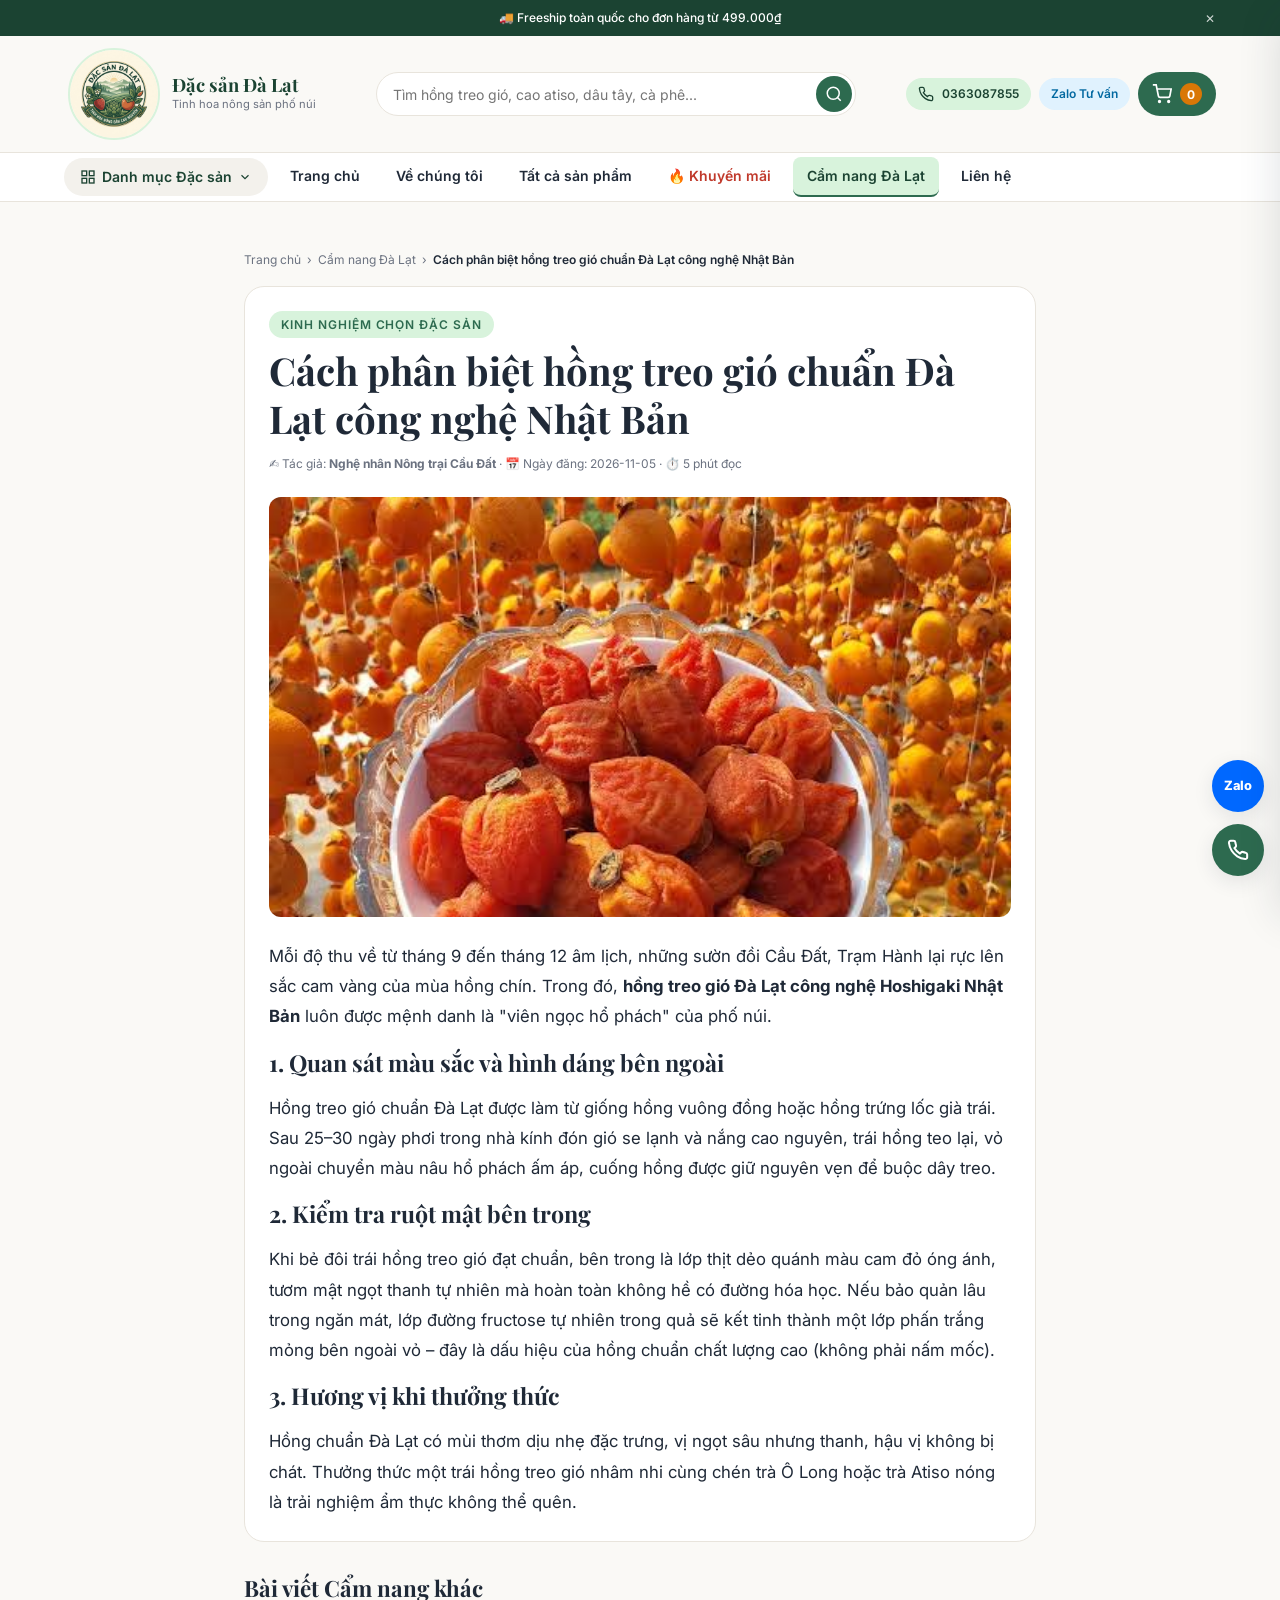
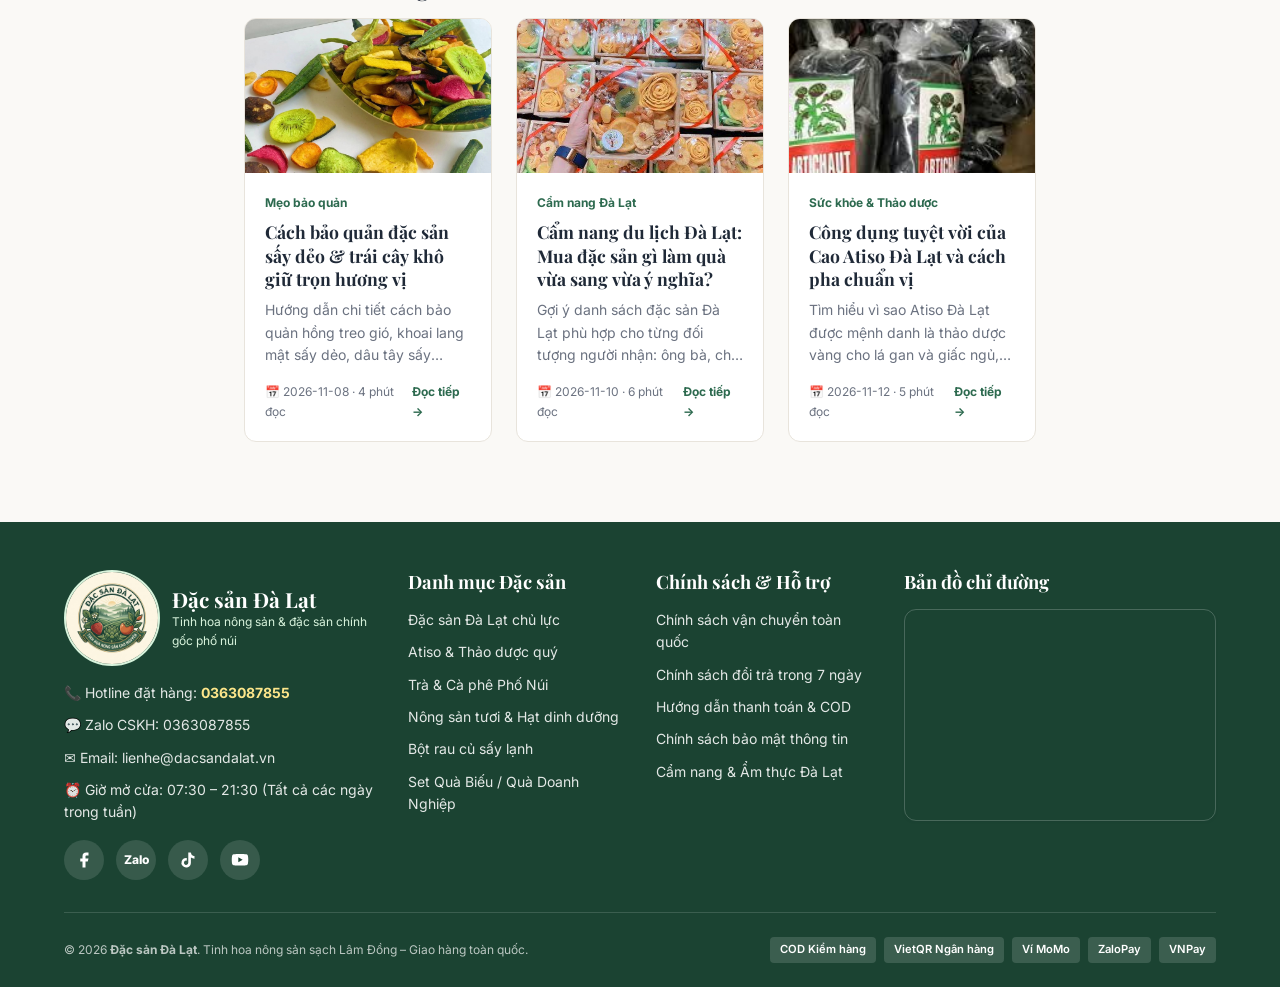
<file: blog-post.html>
<!DOCTYPE html>
<html lang="vi">
<head>
  <meta charset="UTF-8" />
  <meta name="viewport" content="width=device-width, initial-scale=1.0" />
  <title>Bài viết Cẩm nang – Đặc sản Đà Lạt</title>
  <meta name="description" content="Cẩm nang ẩm thực và kinh nghiệm chọn mua đặc sản Đà Lạt chính gốc." />
  <link rel="icon" type="image/jpeg" href="images/logo/logo_dac_san_da_lat.jpg" />

  <link rel="preconnect" href="https://fonts.googleapis.com" />
  <link rel="preconnect" href="https://fonts.gstatic.com" crossorigin />
  <link
    href="https://fonts.googleapis.com/css2?family=Inter:wght@400;500;600;700&amp;family=Playfair+Display:ital,wght@0,600;0,700;1,600&amp;display=swap"
    rel="stylesheet"
  />

  <link rel="stylesheet" href="css/variables.css" />
  <link rel="stylesheet" href="css/base.css" />
  <link rel="stylesheet" href="css/components.css" />
  <link rel="stylesheet" href="css/pages.css" />
</head>
<body data-page="blog-post">
  <div id="site-header-mount"></div>

  <main id="blog-post-root"></main>

  <div id="site-footer-mount"></div>

  <script type="module" src="js/main.js"></script>
</body>
</html>
</file>
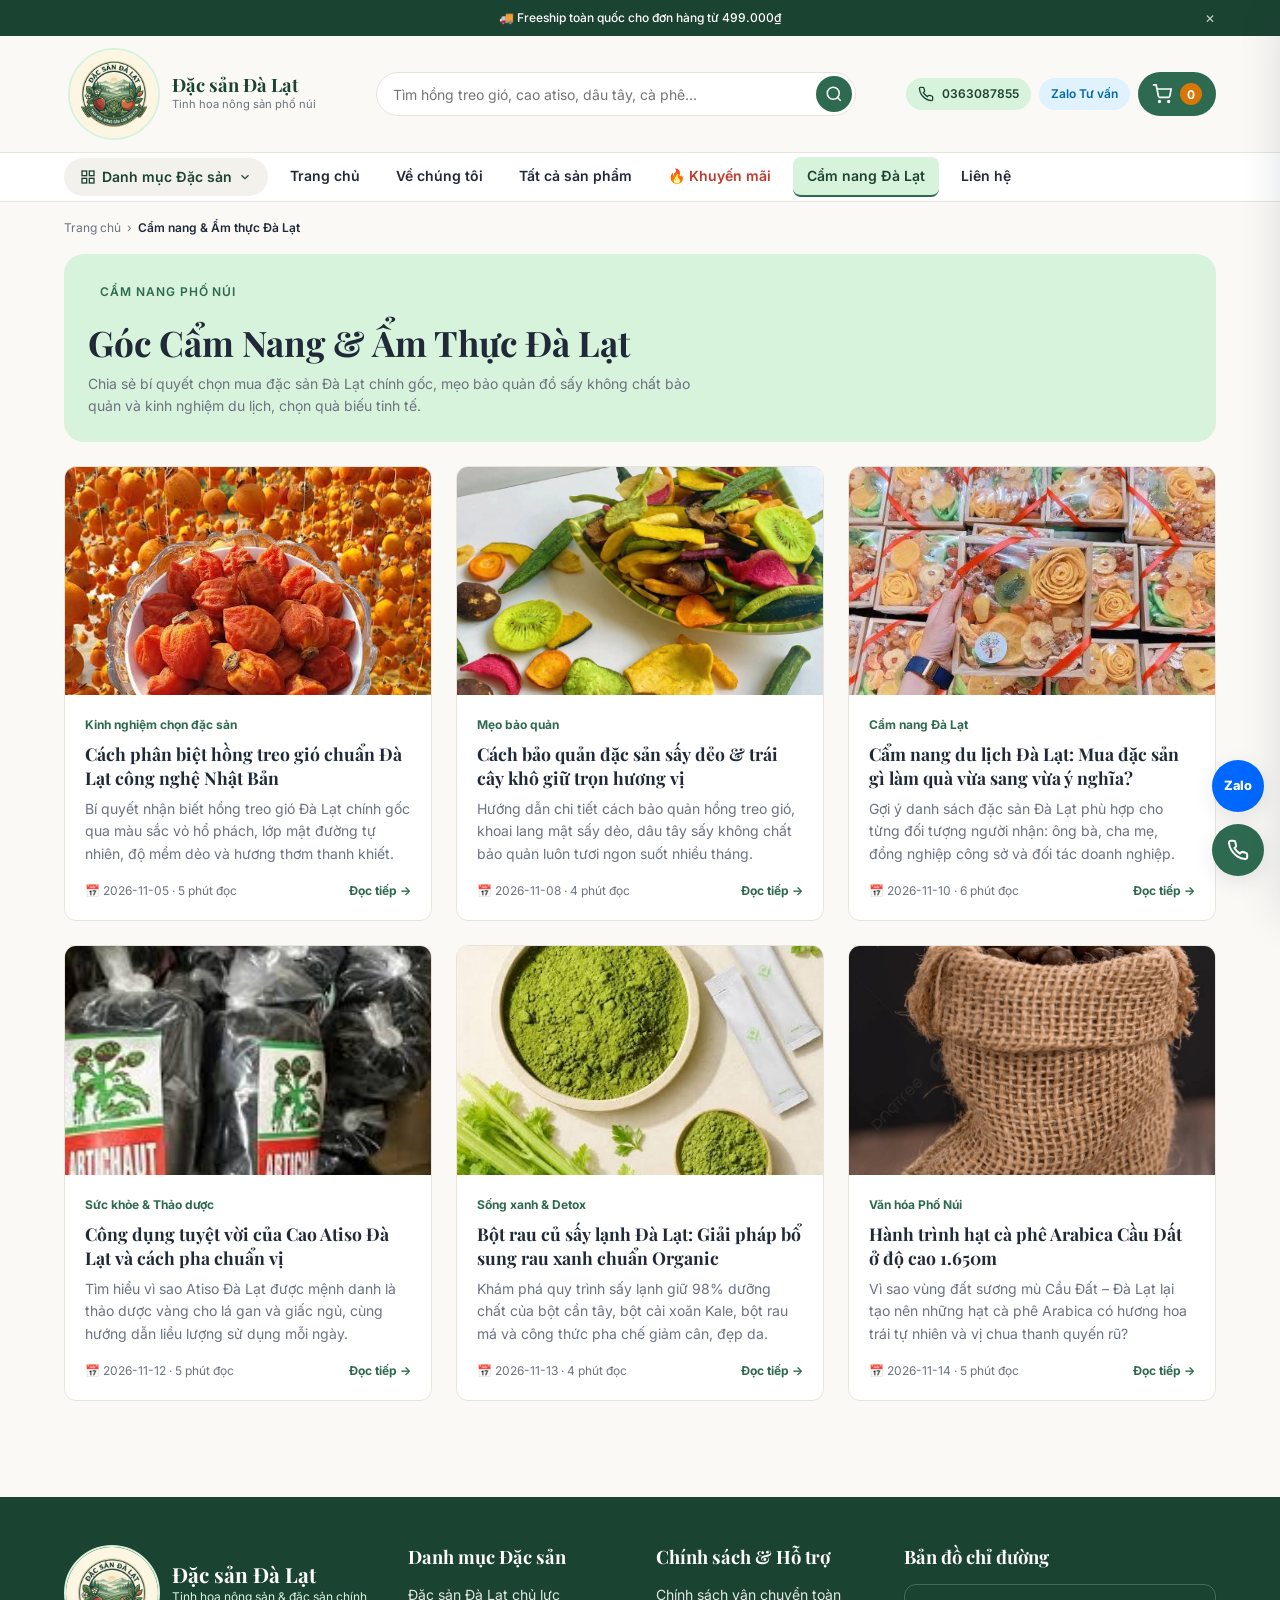
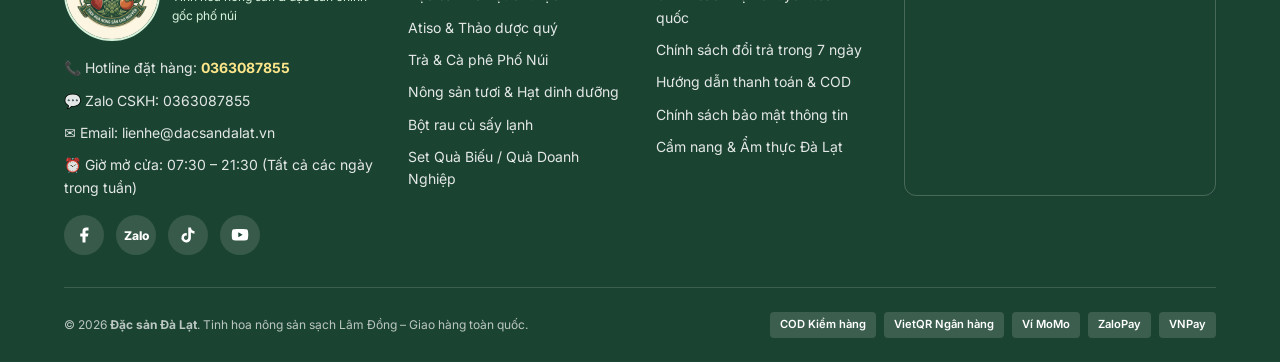
<file: blog.html>
<!DOCTYPE html>
<html lang="vi">
<head>
  <meta charset="UTF-8" />
  <meta name="viewport" content="width=device-width, initial-scale=1.0" />
  <title>Góc Cẩm Nang &amp; Ẩm Thực Đà Lạt – Đặc sản Đà Lạt</title>
  <meta
    name="description"
    content="Cẩm nang phân biệt hồng treo gió chuẩn Đà Lạt, cách bảo quản đặc sản sấy khô, công dụng cao Atiso và kinh nghiệm mua quà du lịch Đà Lạt."
  />
  <link rel="icon" type="image/jpeg" href="images/logo/logo_dac_san_da_lat.jpg" />

  <link rel="preconnect" href="https://fonts.googleapis.com" />
  <link rel="preconnect" href="https://fonts.gstatic.com" crossorigin />
  <link
    href="https://fonts.googleapis.com/css2?family=Inter:wght@400;500;600;700&amp;family=Playfair+Display:ital,wght@0,600;0,700;1,600&amp;display=swap"
    rel="stylesheet"
  />

  <link rel="stylesheet" href="css/variables.css" />
  <link rel="stylesheet" href="css/base.css" />
  <link rel="stylesheet" href="css/components.css" />
  <link rel="stylesheet" href="css/pages.css" />
</head>
<body data-page="blog">
  <div id="site-header-mount"></div>

  <main style="padding-bottom:var(--space-12);">
    <div class="container">
      <nav class="breadcrumb" aria-label="Breadcrumb">
        <ol class="breadcrumb__list">
          <li><a href="index.html" class="breadcrumb__link">Trang chủ</a></li>
          <li>›</li>
          <li class="breadcrumb__current" aria-current="page">Cẩm nang &amp; Ẩm thực Đà Lạt</li>
        </ol>
      </nav>

      <div class="category-banner">
        <span class="section__subtitle">Cẩm nang phố núi</span>
        <h1 class="section__title">Góc Cẩm Nang &amp; Ẩm Thực Đà Lạt</h1>
        <p style="color:var(--color-text-muted); max-width:70ch; font-size:var(--fs-small);">
          Chia sẻ bí quyết chọn mua đặc sản Đà Lạt chính gốc, mẹo bảo quản đồ sấy không chất bảo quản và kinh nghiệm du lịch, chọn quà biếu tinh tế.
        </p>
      </div>

      <div class="blog-grid" id="blog-list-grid"></div>
    </div>
  </main>

  <div id="site-footer-mount"></div>

  <script type="module" src="js/main.js"></script>
</body>
</html>
</file>
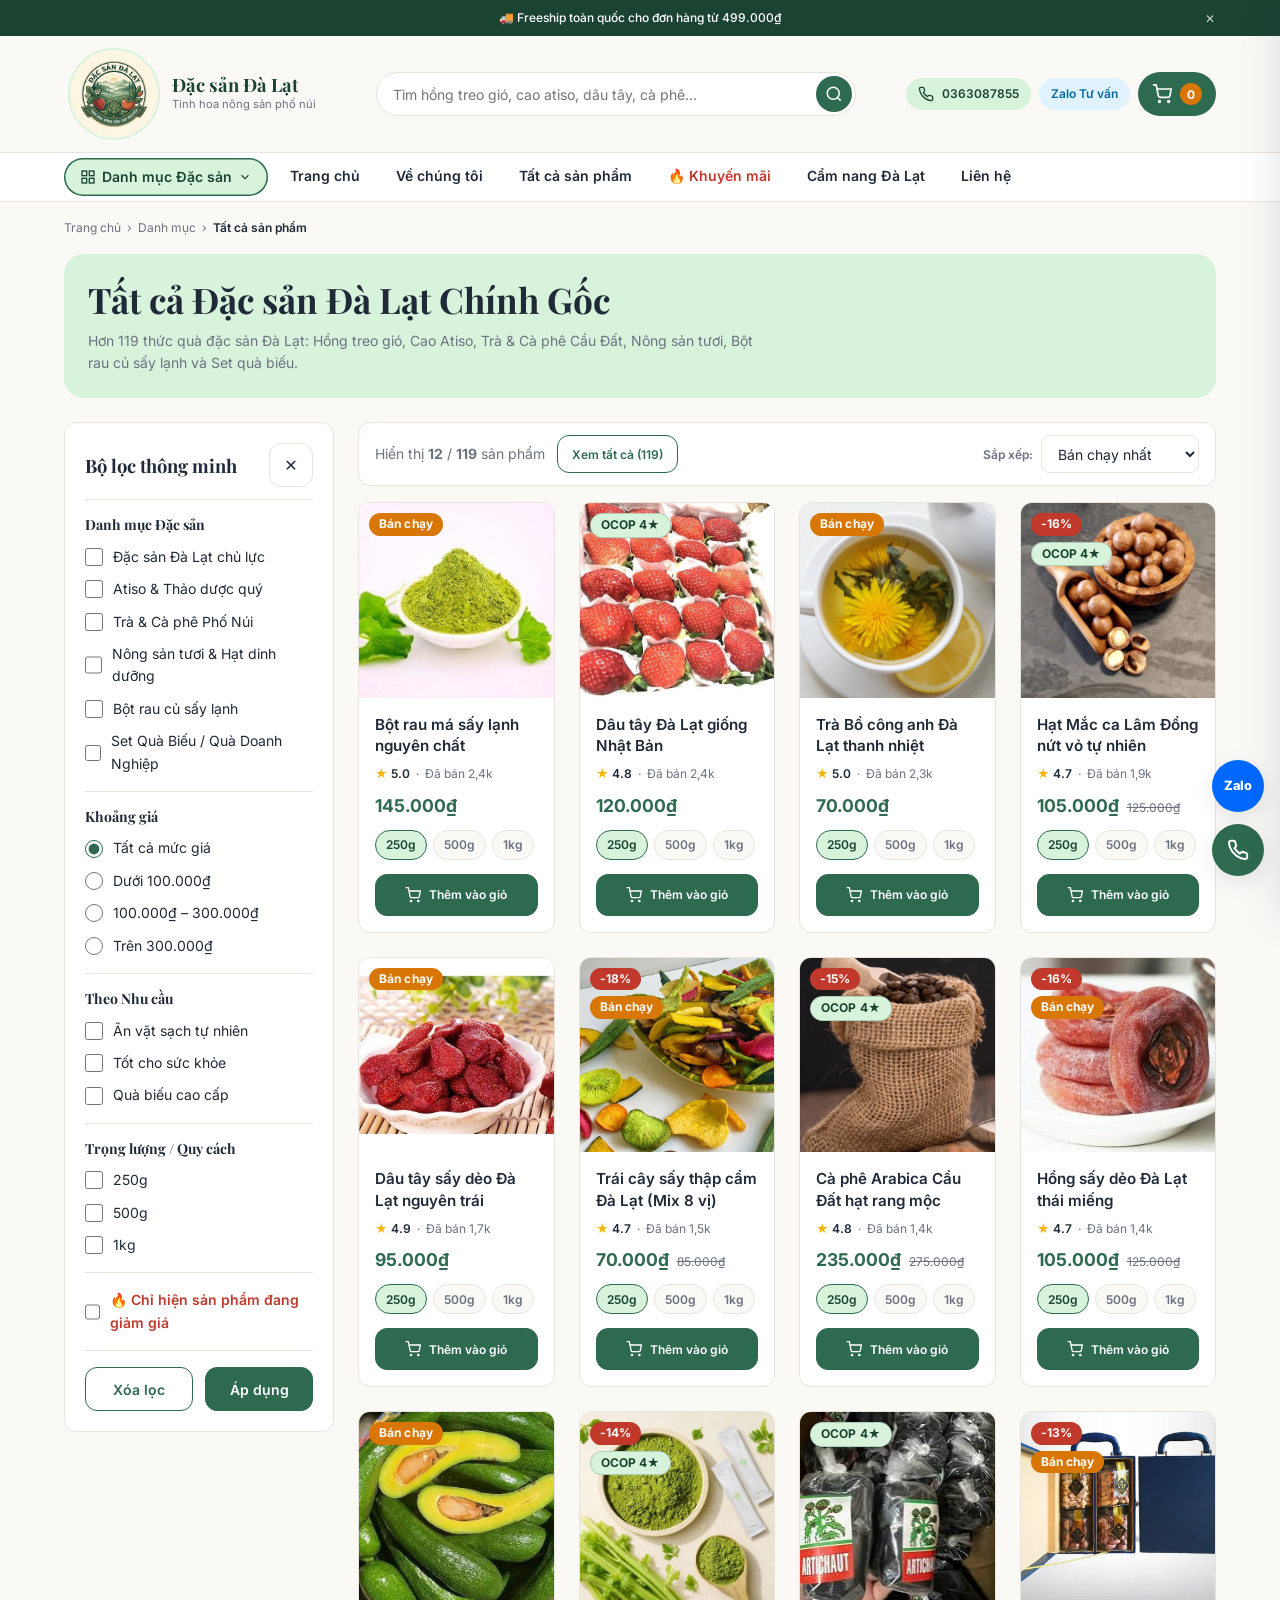
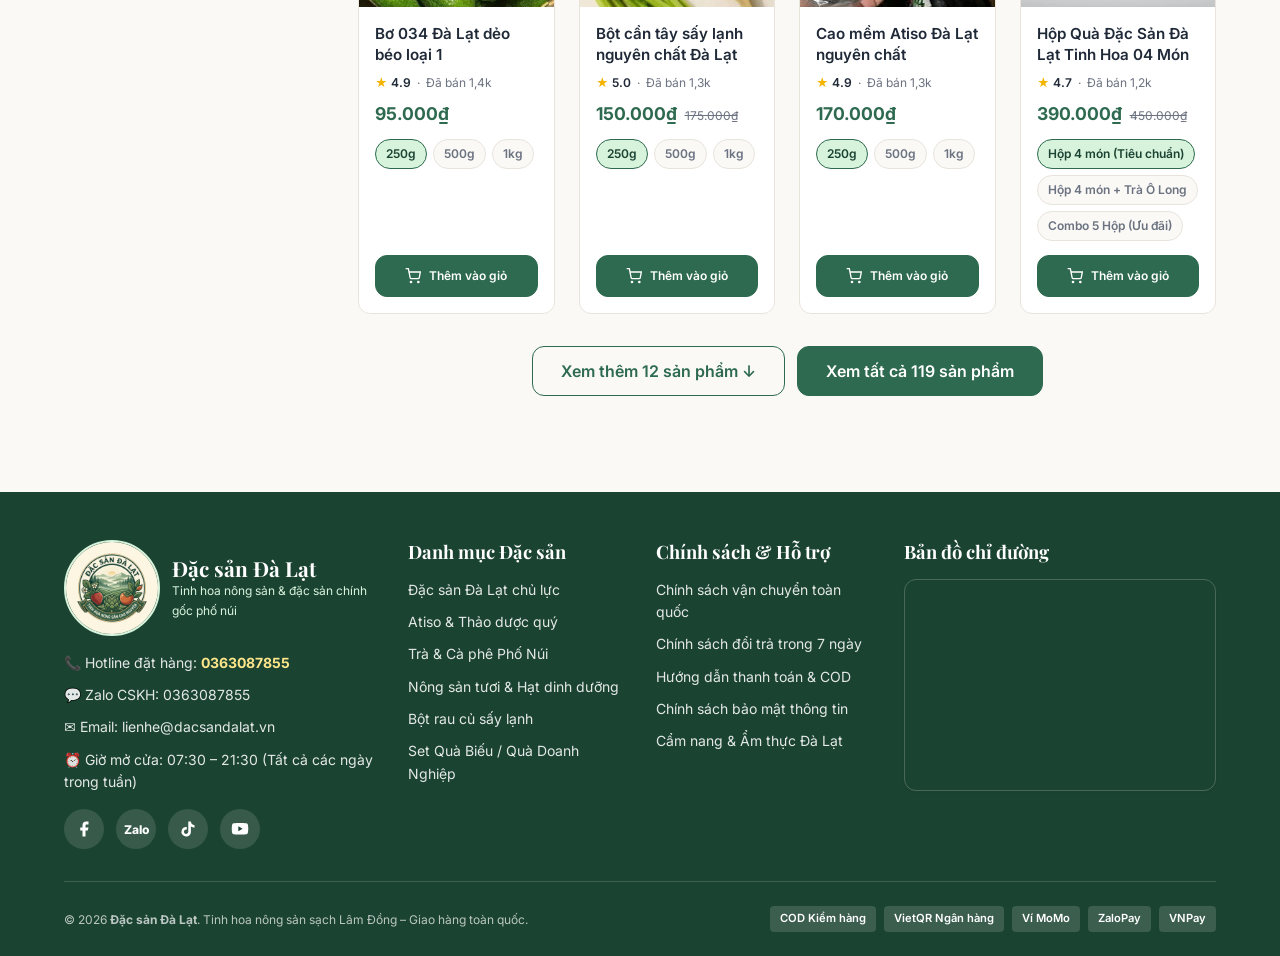
<file: category.html>
<!DOCTYPE html>
<html lang="vi">
<head>
  <meta charset="UTF-8" />
  <meta name="viewport" content="width=device-width, initial-scale=1.0" />
  <title>Danh mục Đặc sản Đà Lạt – Bộ lọc thông minh &amp; Bảng giá mới nhất</title>
  <meta
    name="description"
    content="Khám phá 6 danh mục Đặc sản Đà Lạt: Hồng treo gió, Đồ sấy, Cao Atiso, Thảo dược, Trà &amp; Cà phê Cầu Đất, Nông sản tươi, Bột rau củ sấy lạnh và Set Quà Biếu."
  />
  <meta property="og:title" content="Danh mục Đặc sản Đà Lạt Chính Gốc" />
  <meta property="og:type" content="website" />
  <meta property="og:image" content="images/logo/logo_dac_san_da_lat.jpg" />
  <link rel="icon" type="image/jpeg" href="images/logo/logo_dac_san_da_lat.jpg" />

  <link rel="preconnect" href="https://fonts.googleapis.com" />
  <link rel="preconnect" href="https://fonts.gstatic.com" crossorigin />
  <link
    href="https://fonts.googleapis.com/css2?family=Inter:wght@400;500;600;700&amp;family=Playfair+Display:ital,wght@0,600;0,700;1,600&amp;display=swap"
    rel="stylesheet"
  />

  <link rel="stylesheet" href="css/variables.css" />
  <link rel="stylesheet" href="css/base.css" />
  <link rel="stylesheet" href="css/components.css" />
  <link rel="stylesheet" href="css/pages.css" />
</head>
<body data-page="category">
  <div id="site-header-mount"></div>

  <main id="category-page-root" style="padding-bottom:var(--space-12);">
    <div class="container">
      <!-- Breadcrumb -->
      <nav class="breadcrumb" aria-label="Breadcrumb">
        <ol class="breadcrumb__list">
          <li><a href="index.html" class="breadcrumb__link">Trang chủ</a></li>
          <li>›</li>
          <li><a href="category.html" class="breadcrumb__link">Danh mục</a></li>
          <li>›</li>
          <li class="breadcrumb__current" id="category-breadcrumb-current" aria-current="page">
            Tất cả sản phẩm
          </li>
        </ol>
      </nav>

      <!-- Banner Tiêu đề & Mô tả ngắn danh mục -->
      <div class="category-banner">
        <h1 class="section__title" id="category-heading-title">Tất cả Đặc sản Đà Lạt Chính Gốc</h1>
        <p id="category-heading-desc" style="color:var(--color-text-muted); max-width:75ch; font-size:var(--fs-small);">
          Hơn 119 thức quà đặc sản Đà Lạt: Hồng treo gió, Cao Atiso, Trà &amp; Cà phê Cầu Đất, Nông sản tươi, Bột rau củ sấy lạnh và Set quà biếu.
        </p>
      </div>

      <!-- Layout 2 cột: Cột trái Bộ lọc (Sticky trên Desktop / Bottom-Sheet trên Mobile) - Cột phải Lưới sản phẩm -->
      <div class="category-layout">
        <!-- Cột trái: Bộ lọc thông minh -->
        <aside class="filter-sidebar" id="category-filter-sidebar" aria-label="Bộ lọc sản phẩm">
          <div class="filter-sidebar__inner">
            <div class="filter-sidebar__mobile-header">
              <strong style="font-family:var(--font-heading); font-size:1.15rem;">Bộ lọc thông minh</strong>
              <button type="button" class="icon-btn" data-action="close-mobile-filter" aria-label="Đóng bộ lọc">✕</button>
            </div>

            <form id="category-filter-form">
              <!-- Nhóm 1: Danh mục (6 danh mục chuẩn) -->
              <div class="filter-group">
                <h2 class="filter-group__title">Danh mục Đặc sản</h2>
                <div class="filter-options" id="filter-categories-list"></div>
              </div>

              <!-- Nhóm 2: Khoảng giá (Radio 1 lựa chọn) -->
              <div class="filter-group">
                <h2 class="filter-group__title">Khoảng giá</h2>
                <div class="filter-options">
                  <label class="filter-option">
                    <input type="radio" name="priceRange" value="" checked />
                    <span>Tất cả mức giá</span>
                  </label>
                  <label class="filter-option">
                    <input type="radio" name="priceRange" value="under-100k" />
                    <span>Dưới 100.000₫</span>
                  </label>
                  <label class="filter-option">
                    <input type="radio" name="priceRange" value="100k-300k" />
                    <span>100.000₫ – 300.000₫</span>
                  </label>
                  <label class="filter-option">
                    <input type="radio" name="priceRange" value="over-300k" />
                    <span>Trên 300.000₫</span>
                  </label>
                </div>
              </div>

              <!-- Nhóm 3: Nhu cầu (Checkbox nhiều lựa chọn) -->
              <div class="filter-group">
                <h2 class="filter-group__title">Theo Nhu cầu</h2>
                <div class="filter-options">
                  <label class="filter-option">
                    <input type="checkbox" name="need" value="an-vat" />
                    <span>Ăn vặt sạch tự nhiên</span>
                  </label>
                  <label class="filter-option">
                    <input type="checkbox" name="need" value="tot-suc-khoe" />
                    <span>Tốt cho sức khỏe</span>
                  </label>
                  <label class="filter-option">
                    <input type="checkbox" name="need" value="qua-bieu" />
                    <span>Quà biếu cao cấp</span>
                  </label>
                </div>
              </div>

              <!-- Nhóm 4: Trọng lượng (Checkbox) -->
              <div class="filter-group">
                <h2 class="filter-group__title">Trọng lượng / Quy cách</h2>
                <div class="filter-options">
                  <label class="filter-option">
                    <input type="checkbox" name="weight" value="250" />
                    <span>250g</span>
                  </label>
                  <label class="filter-option">
                    <input type="checkbox" name="weight" value="500" />
                    <span>500g</span>
                  </label>
                  <label class="filter-option">
                    <input type="checkbox" name="weight" value="1000" />
                    <span>1kg</span>
                  </label>
                </div>
              </div>

              <!-- Nhóm 5: Ưu đãi -->
              <div class="filter-group">
                <label class="filter-option" style="font-weight:600; color:var(--color-sale);">
                  <input type="checkbox" name="onlySale" value="1" />
                  <span>🔥 Chỉ hiện sản phẩm đang giảm giá</span>
                </label>
              </div>
            </form>

            <div class="filter-sidebar__mobile-footer">
              <button type="button" class="btn btn--outline" data-action="clear-all-filters">
                Xóa lọc
              </button>
              <button type="button" class="btn btn--primary" data-action="close-mobile-filter">
                Áp dụng
              </button>
            </div>
          </div>
        </aside>

        <!-- Cột phải: Toolbar Sắp xếp, Chip lọc đang áp dụng & Lưới sản phẩm -->
        <div>
          <div class="category-toolbar">
            <div style="display:flex; flex-wrap:wrap; align-items:center; gap:var(--space-3);">
              <button
                type="button"
                class="btn btn--outline btn--sm mobile-filter-trigger"
                id="mobile-open-filter-btn"
              >
                <svg width="16" height="16" viewBox="0 0 24 24" fill="none" stroke="currentColor" stroke-width="2">
                  <polygon points="22 3 2 3 10 12.46 10 19 14 21 14 12.46 22 3"></polygon>
                </svg>
                <span>Bộ lọc</span>
              </button>
              <span id="category-result-count" style="font-size:var(--fs-small); color:var(--color-text-muted);">
                Đang tải sản phẩm...
              </span>
              <button
                type="button"
                class="btn btn--outline btn--sm"
                id="category-toolbar-show-all-btn"
                style="display:none;"
              >
                Xem tất cả
              </button>
            </div>

            <div style="display:flex; align-items:center; gap:8px;">
              <label for="category-sort-select" style="font-size:var(--fs-xs); font-weight:600; color:var(--color-text-muted);">
                Sắp xếp:
              </label>
              <select
                id="category-sort-select"
                class="form-select"
                style="min-height:38px; padding:6px 12px; width:auto; font-size:var(--fs-small);"
              >
                <option value="bestseller">Bán chạy nhất</option>
                <option value="price-asc">Giá thấp đến cao</option>
                <option value="price-desc">Giá cao đến thấp</option>
                <option value="newest">Mới nhất</option>
              </select>
            </div>
          </div>

          <!-- Chip bộ lọc đang áp dụng -->
          <div class="active-filters" id="active-filters-bar" style="display:none;"></div>

          <!-- Lưới sản phẩm -->
          <div class="product-grid" id="category-products-grid"></div>

          <!-- Trạng thái rỗng -->
          <div id="category-empty-state" style="display:none;"></div>

          <!-- Nút Xem thêm (Load 12 sản phẩm/lần) & Xem tất cả sản phẩm -->
          <div id="category-load-more-wrap" style="text-align:center; margin-top:var(--space-8); display:none;">
            <div style="display:flex; flex-wrap:wrap; justify-content:center; gap:var(--space-3);">
              <button type="button" class="btn btn--outline btn--lg" id="category-load-more-btn">
                Xem thêm 12 sản phẩm ↓
              </button>
              <button type="button" class="btn btn--primary btn--lg" id="category-show-all-btn">
                Xem tất cả sản phẩm
              </button>
            </div>
          </div>
        </div>
      </div>
    </div>
  </main>

  <div id="site-footer-mount"></div>

  <script type="module" src="js/main.js"></script>
</body>
</html>
</file>
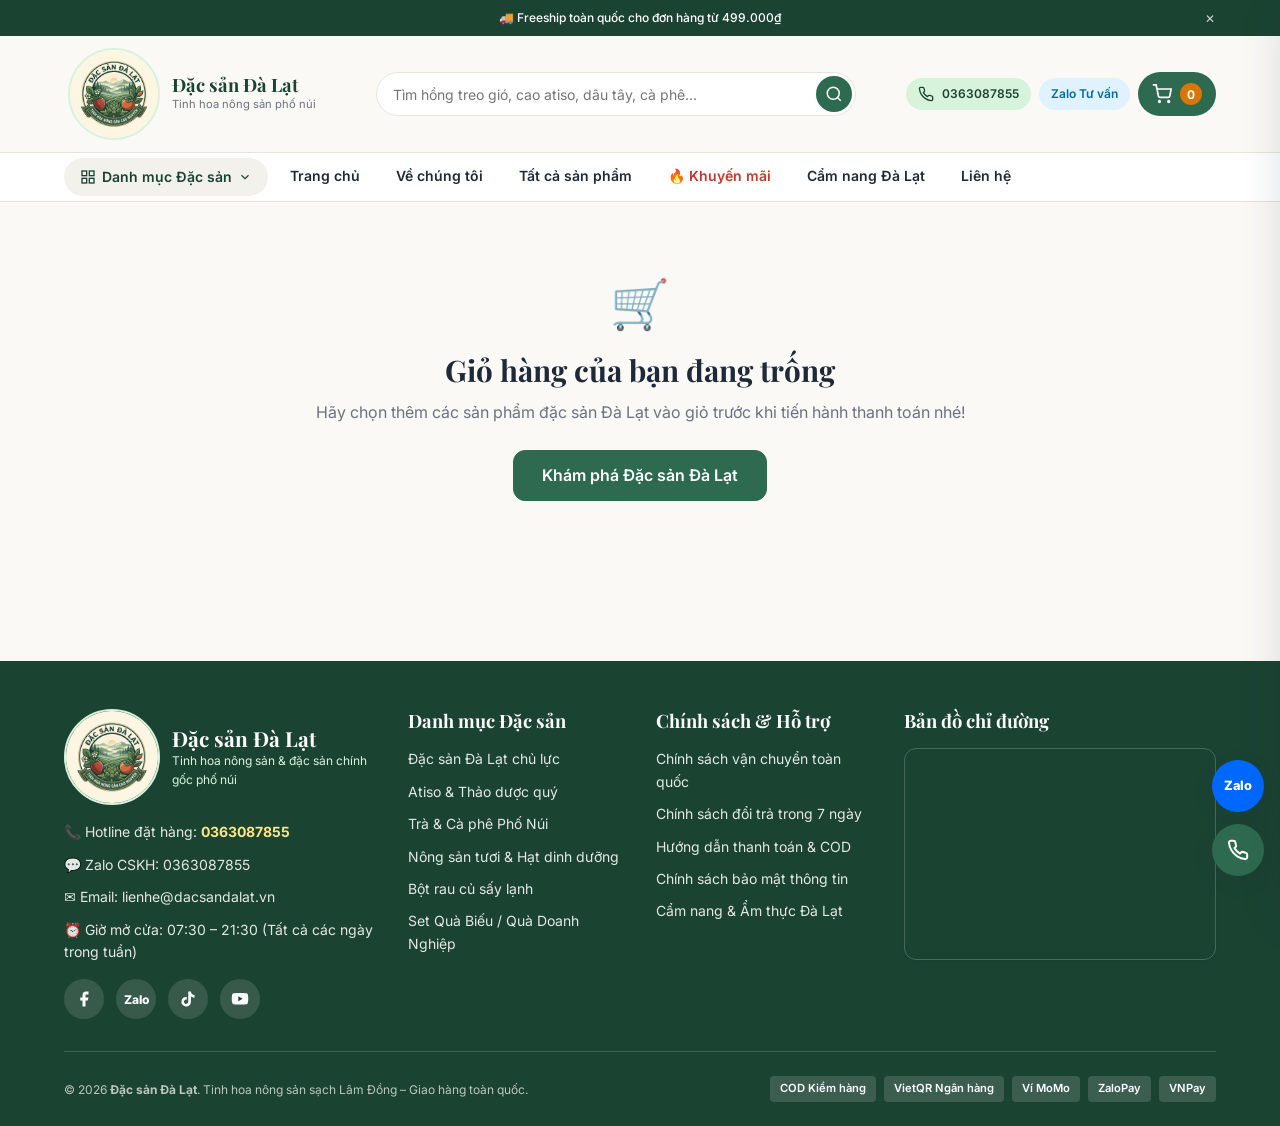
<file: checkout.html>
<!DOCTYPE html>
<html lang="vi">
<head>
  <meta charset="UTF-8" />
  <meta name="viewport" content="width=device-width, initial-scale=1.0" />
  <title>Thanh toán Đơn hàng – Đặc sản Đà Lạt</title>
  <meta
    name="description"
    content="Thanh toán nhanh trong 1 bước: Giao hàng toàn quốc, kiểm hàng trước khi thanh toán (COD), chuyển khoản VietQR hoặc ví điện tử."
  />
  <link rel="icon" type="image/jpeg" href="images/logo/logo_dac_san_da_lat.jpg" />

  <link rel="preconnect" href="https://fonts.googleapis.com" />
  <link rel="preconnect" href="https://fonts.gstatic.com" crossorigin />
  <link
    href="https://fonts.googleapis.com/css2?family=Inter:wght@400;500;600;700&amp;family=Playfair+Display:ital,wght@0,600;0,700;1,600&amp;display=swap"
    rel="stylesheet"
  />

  <link rel="stylesheet" href="css/variables.css" />
  <link rel="stylesheet" href="css/base.css" />
  <link rel="stylesheet" href="css/components.css" />
  <link rel="stylesheet" href="css/pages.css" />
</head>
<body data-page="checkout">
  <div id="site-header-mount"></div>

  <main id="checkout-page-root" style="padding-bottom:var(--space-12);">
    <div class="container">
      <nav class="breadcrumb" aria-label="Breadcrumb">
        <ol class="breadcrumb__list">
          <li><a href="index.html" class="breadcrumb__link">Trang chủ</a></li>
          <li>›</li>
          <li class="breadcrumb__current" aria-current="page">Thanh toán 1 bước</li>
        </ol>
      </nav>

      <div class="test-order-banner">
        ℹ️ <strong>Chế độ Đặt hàng thử nghiệm:</strong> Đơn hàng sẽ được lưu vào bộ nhớ trình duyệt (LocalStorage) để kiểm thử toàn bộ luồng mua sắm.
      </div>

      <h1 class="section__title" style="margin-bottom:var(--space-6);">Hoàn Tất Đặt Hàng</h1>

      <form id="checkout-form" class="checkout-layout" novalidate>
        <!-- Cột trái: Thông tin người nhận & Phương thức thanh toán -->
        <div>
          <!-- 5.2 Form đặt hàng tối giản (≤ 5 trường bắt buộc) -->
          <div class="checkout-card">
            <h2 class="checkout-card__title">1. Thông tin Người nhận hàng</h2>
            <div style="display:grid; grid-template-columns:1fr; gap:var(--space-4);">
              <div class="form-group">
                <label class="form-label" for="checkout-fullname">
                  Họ và tên người nhận <span class="form-label__req">*</span>
                </label>
                <input
                  type="text"
                  id="checkout-fullname"
                  name="fullName"
                  class="form-input"
                  placeholder="Nhập họ và tên của bạn"
                  required
                />
                <span class="form-error" id="err-fullname"></span>
              </div>

              <div class="form-group">
                <label class="form-label" for="checkout-phone">
                  Số điện thoại nhận hàng <span class="form-label__req">*</span>
                </label>
                <input
                  type="tel"
                  inputmode="tel"
                  id="checkout-phone"
                  name="phone"
                  class="form-input"
                  placeholder="VD: 0363087855"
                  required
                />
                <span class="form-error" id="err-phone"></span>
              </div>

              <div class="form-group">
                <label class="form-label" for="checkout-province">
                  Tỉnh / Thành phố <span class="form-label__req">*</span>
                </label>
                <select id="checkout-province" name="province" class="form-select"></select>
              </div>

              <div class="form-group">
                <label class="form-label" for="checkout-address">
                  Địa chỉ chi tiết (Số nhà, đường, phường/xã, quận/huyện) <span class="form-label__req">*</span>
                </label>
                <input
                  type="text"
                  id="checkout-address"
                  name="address"
                  class="form-input"
                  placeholder="VD: Số 118 Phan Xích Long, Phường 2, Quận Phú Nhuận"
                  required
                />
                <span class="form-error" id="err-address"></span>
              </div>

              <div class="form-group">
                <label class="form-label" for="checkout-gift-note">
                  🎁 Ghi chú đơn hàng / Lời chúc in thiệp quà biếu (Tuỳ chọn)
                </label>
                <textarea
                  id="checkout-gift-note"
                  name="giftNote"
                  class="form-textarea"
                  placeholder="Nếu gửi tặng người thân/đối tác, bạn hãy ghi nội dung thiệp chúc mừng hoặc khung giờ giao hàng tại đây..."
                ></textarea>
              </div>

              <label class="filter-option" style="font-weight:500;">
                <input type="checkbox" id="checkout-hide-price" name="hidePrice" />
                <span>Gửi làm quà tặng (Ẩn giá trên phiếu giao hàng)</span>
              </label>
            </div>
          </div>

          <!-- 5.4 Phương thức thanh toán (3 lựa chọn) -->
          <div class="checkout-card">
            <h2 class="checkout-card__title">2. Phương thức Thanh toán</h2>

            <label class="payment-option is-selected" data-payment-option>
              <input type="radio" name="paymentMethod" value="COD" checked style="margin-top:4px; accent-color:var(--color-primary);" />
              <div style="flex:1;">
                <div style="font-weight:700;">💵 Thanh toán khi nhận hàng (COD)</div>
                <div style="font-size:var(--fs-xs); color:var(--color-text-muted);">
                  Quý khách được đồng kiểm sản phẩm trước khi thanh toán tiền mặt cho bưu tá.
                </div>
              </div>
            </label>

            <label class="payment-option" data-payment-option>
              <input type="radio" name="paymentMethod" value="BANK" style="margin-top:4px; accent-color:var(--color-primary);" />
              <div style="flex:1;">
                <div style="font-weight:700;">🏦 Chuyển khoản Ngân hàng (VietQR)</div>
                <div style="font-size:var(--fs-xs); color:var(--color-text-muted);">
                  Chuyển khoản nhanh 24/7. Phù hợp khi đặt quà biếu gửi thẳng đến địa chỉ người nhận.
                </div>
                <div class="payment-option__detail" id="checkout-bank-info"></div>
              </div>
            </label>

            <label class="payment-option" data-payment-option>
              <input type="radio" name="paymentMethod" value="EWALLET" style="margin-top:4px; accent-color:var(--color-primary);" />
              <div style="flex:1;">
                <div style="font-weight:700;">📱 Ví điện tử (MoMo / ZaloPay / VNPay)</div>
                <div style="font-size:var(--fs-xs); color:var(--color-text-muted);">
                  Quét mã QR hoặc chuyển ví điện tử nhanh chóng sau khi xác nhận đơn hàng.
                </div>
                <div class="payment-option__detail">
                  Hỗ trợ thanh toán qua MoMo / ZaloPay SĐT: <strong>0363087855</strong>. Hướng dẫn chi tiết hiển thị ngay sau khi bấm Đặt hàng.
                </div>
              </div>
            </label>
          </div>
        </div>

        <!-- Cột phải: Tóm tắt đơn hàng, Mã giảm giá & Phí vận chuyển tự động -->
        <div class="order-summary-sticky">
          <div class="checkout-card">
            <h2 class="checkout-card__title">Tóm tắt Đơn hàng</h2>
            <div id="checkout-items-list" style="max-height:300px; overflow-y:auto; margin-bottom:var(--space-4);"></div>

            <!-- Ô nhập mã giảm giá -->
            <div style="margin-bottom:var(--space-4); padding-bottom:var(--space-4); border-bottom:1px solid var(--color-border);">
              <label for="checkout-promo-input" class="form-label" style="font-size:var(--fs-xs);">
                Mã giảm giá (Thử: <code>DALAT10</code>, <code>FREESHIP</code>, <code>QUABIEU50</code>)
              </label>
              <div style="display:flex; gap:8px; margin-top:6px;">
                <input
                  type="text"
                  id="checkout-promo-input"
                  class="form-input"
                  style="min-height:42px; text-transform:uppercase;"
                  placeholder="Nhập mã ưu đãi..."
                />
                <button type="button" class="btn btn--outline" id="checkout-promo-btn" style="min-height:42px;">
                  Áp dụng
                </button>
              </div>
              <p id="checkout-promo-msg" style="font-size:var(--fs-xs); font-weight:600; margin-top:6px;"></p>
            </div>

            <!-- Chi tiết phí -->
            <div class="summary-row">
              <span>Tạm tính:</span>
              <strong id="checkout-subtotal">0₫</strong>
            </div>
            <div class="summary-row">
              <span>Phí vận chuyển:</span>
              <span id="checkout-shipping">0₫</span>
            </div>
            <div class="summary-row" id="checkout-discount-row" style="display:none; color:var(--color-success);">
              <span>Giảm giá khuyến mãi:</span>
              <strong id="checkout-discount">−0₫</strong>
            </div>
            <div class="summary-row summary-row--total">
              <span>Tổng cộng:</span>
              <span id="checkout-grand-total">0₫</span>
            </div>

            <button
              type="submit"
              class="btn btn--primary btn--lg btn--block"
              id="checkout-submit-btn"
              style="margin-top:var(--space-4);"
            >
              Đặt hàng ngay
            </button>

            <p style="font-size:var(--fs-xs); color:var(--color-text-muted); text-align:center; margin-top:var(--space-3);">
              🔒 Thông tin của bạn được bảo mật tuyệt đối · Đổi trả trong 7 ngày
            </p>
          </div>
        </div>
      </form>
    </div>
  </main>

  <div id="site-footer-mount"></div>

  <script type="module" src="js/main.js"></script>
</body>
</html>
</file>
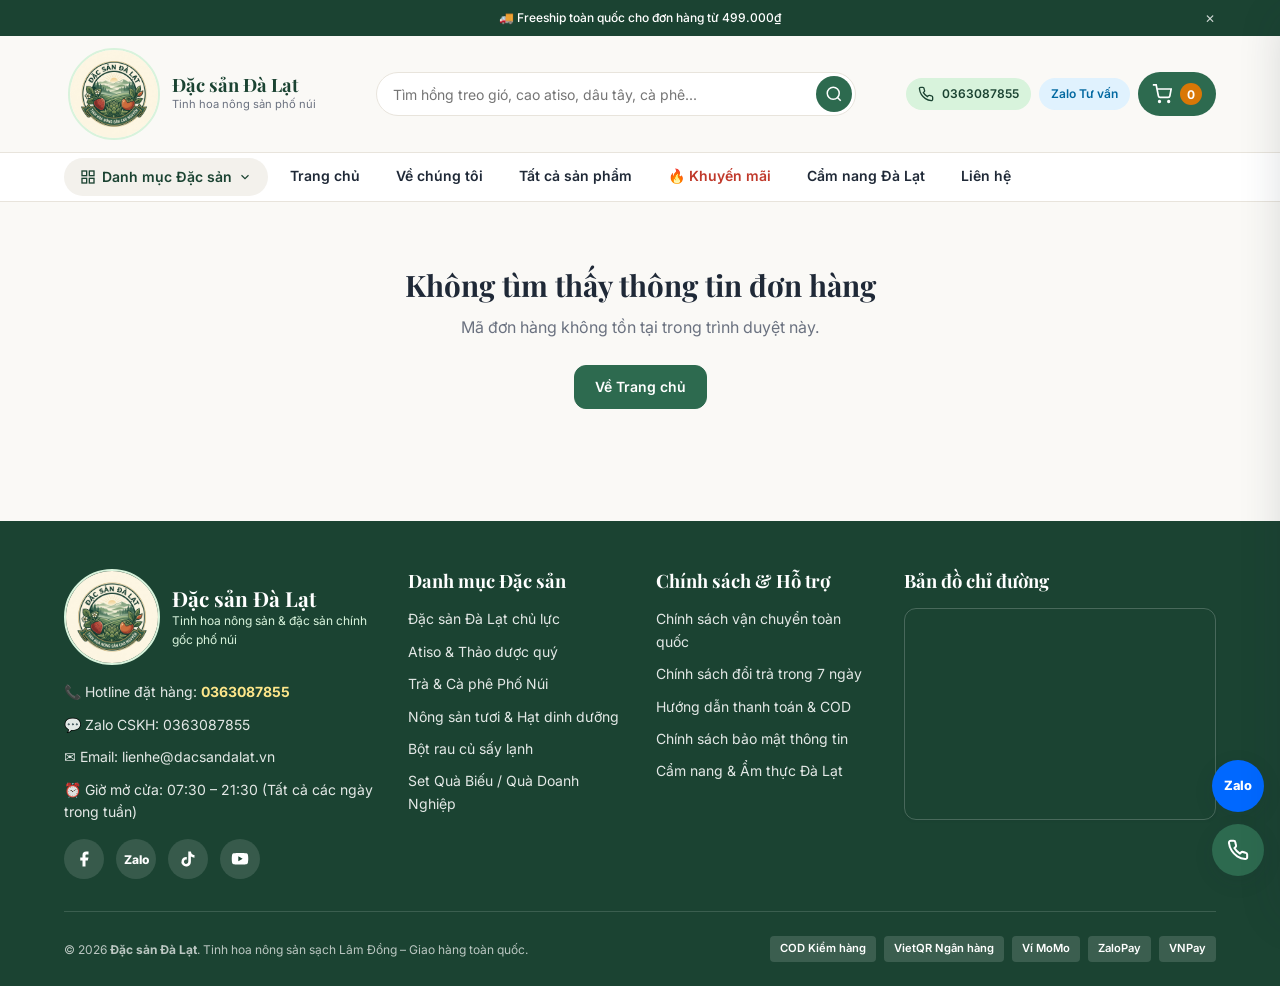
<file: order-success.html>
<!DOCTYPE html>
<html lang="vi">
<head>
  <meta charset="UTF-8" />
  <meta name="viewport" content="width=device-width, initial-scale=1.0" />
  <title>Xác nhận Đơn hàng – Đặc sản Đà Lạt</title>
  <meta name="description" content="Chi tiết đơn đặt hàng Đặc sản Đà Lạt và hướng dẫn thanh toán." />
  <link rel="icon" type="image/jpeg" href="images/logo/logo_dac_san_da_lat.jpg" />

  <link rel="preconnect" href="https://fonts.googleapis.com" />
  <link rel="preconnect" href="https://fonts.gstatic.com" crossorigin />
  <link
    href="https://fonts.googleapis.com/css2?family=Inter:wght@400;500;600;700&amp;family=Playfair+Display:ital,wght@0,600;0,700;1,600&amp;display=swap"
    rel="stylesheet"
  />

  <link rel="stylesheet" href="css/variables.css" />
  <link rel="stylesheet" href="css/base.css" />
  <link rel="stylesheet" href="css/components.css" />
  <link rel="stylesheet" href="css/pages.css" />
</head>
<body data-page="order-success">
  <div id="site-header-mount"></div>

  <main id="order-success-root"></main>

  <div id="site-footer-mount"></div>

  <script type="module" src="js/main.js"></script>
</body>
</html>
</file>
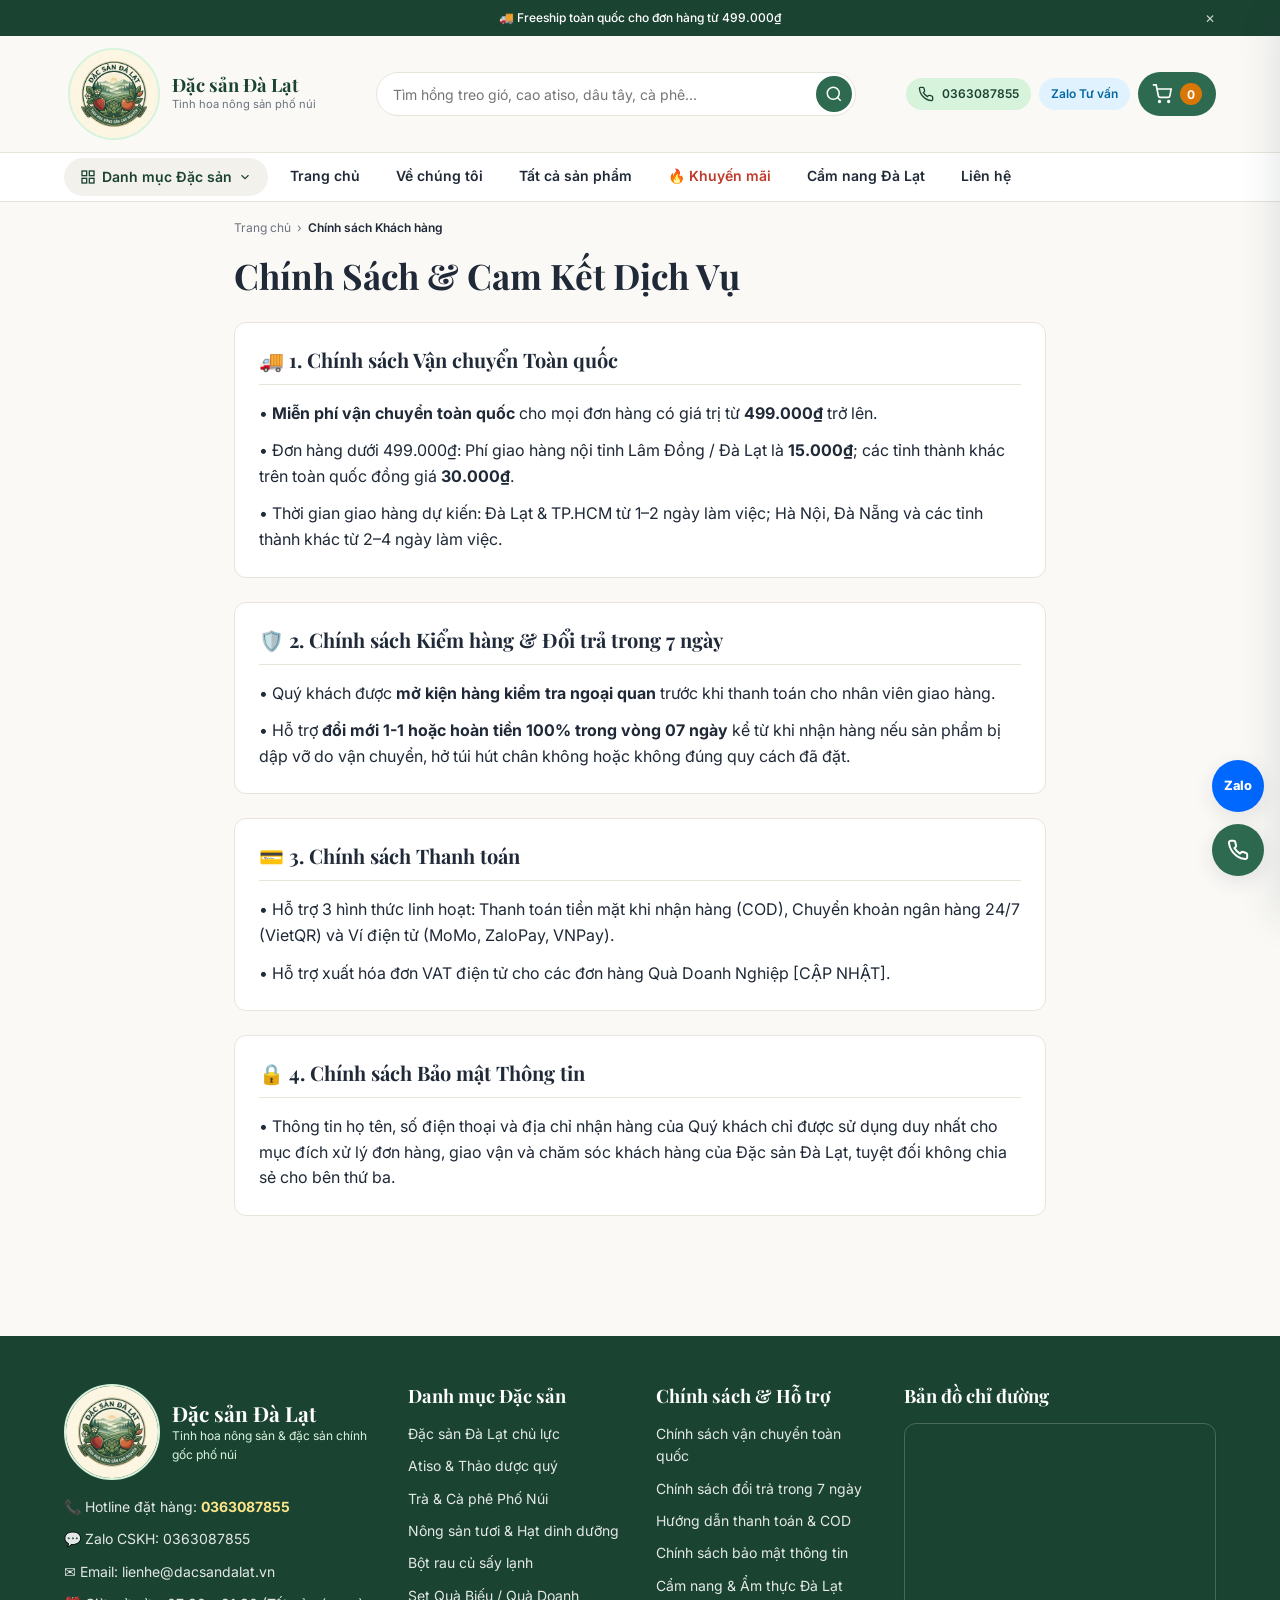
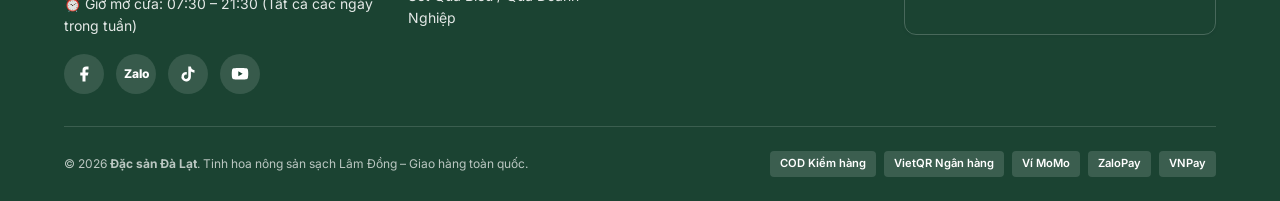
<file: policy.html>
<!DOCTYPE html>
<html lang="vi">
<head>
  <meta charset="UTF-8" />
  <meta name="viewport" content="width=device-width, initial-scale=1.0" />
  <title>Chính sách Vận chuyển, Đổi trả &amp; Bảo mật – Đặc sản Đà Lạt</title>
  <meta name="description" content="Chính sách vận chuyển toàn quốc, đổi trả miễn phí trong 7 ngày, hướng dẫn thanh toán và bảo mật thông tin khách hàng." />
  <link rel="icon" type="image/jpeg" href="images/logo/logo_dac_san_da_lat.jpg" />

  <link rel="preconnect" href="https://fonts.googleapis.com" />
  <link rel="preconnect" href="https://fonts.gstatic.com" crossorigin />
  <link
    href="https://fonts.googleapis.com/css2?family=Inter:wght@400;500;600;700&amp;family=Playfair+Display:ital,wght@0,600;0,700;1,600&amp;display=swap"
    rel="stylesheet"
  />

  <link rel="stylesheet" href="css/variables.css" />
  <link rel="stylesheet" href="css/base.css" />
  <link rel="stylesheet" href="css/components.css" />
  <link rel="stylesheet" href="css/pages.css" />
</head>
<body data-page="policy">
  <div id="site-header-mount"></div>

  <main style="padding-bottom:var(--space-12);">
    <div class="container" style="max-width:860px;">
      <nav class="breadcrumb" aria-label="Breadcrumb">
        <ol class="breadcrumb__list">
          <li><a href="index.html" class="breadcrumb__link">Trang chủ</a></li>
          <li>›</li>
          <li class="breadcrumb__current" aria-current="page">Chính sách Khách hàng</li>
        </ol>
      </nav>

      <h1 class="section__title" style="margin-bottom:var(--space-6);">
        Chính Sách &amp; Cam Kết Dịch Vụ
      </h1>

      <div class="checkout-card" id="shipping">
        <h2 class="checkout-card__title">🚚 1. Chính sách Vận chuyển Toàn quốc</h2>
        <p style="margin-bottom:var(--space-3);">
          • <strong>Miễn phí vận chuyển toàn quốc</strong> cho mọi đơn hàng có giá trị từ <strong>499.000₫</strong> trở lên.
        </p>
        <p style="margin-bottom:var(--space-3);">
          • Đơn hàng dưới 499.000₫: Phí giao hàng nội tỉnh Lâm Đồng / Đà Lạt là <strong>15.000₫</strong>; các tỉnh thành khác trên toàn quốc đồng giá <strong>30.000₫</strong>.
        </p>
        <p>
          • Thời gian giao hàng dự kiến: Đà Lạt &amp; TP.HCM từ 1–2 ngày làm việc; Hà Nội, Đà Nẵng và các tỉnh thành khác từ 2–4 ngày làm việc.
        </p>
      </div>

      <div class="checkout-card" id="return">
        <h2 class="checkout-card__title">🛡️ 2. Chính sách Kiểm hàng &amp; Đổi trả trong 7 ngày</h2>
        <p style="margin-bottom:var(--space-3);">
          • Quý khách được <strong>mở kiện hàng kiểm tra ngoại quan</strong> trước khi thanh toán cho nhân viên giao hàng.
        </p>
        <p>
          • Hỗ trợ <strong>đổi mới 1-1 hoặc hoàn tiền 100% trong vòng 07 ngày</strong> kể từ khi nhận hàng nếu sản phẩm bị dập vỡ do vận chuyển, hở túi hút chân không hoặc không đúng quy cách đã đặt.
        </p>
      </div>

      <div class="checkout-card" id="payment">
        <h2 class="checkout-card__title">💳 3. Chính sách Thanh toán</h2>
        <p style="margin-bottom:var(--space-3);">
          • Hỗ trợ 3 hình thức linh hoạt: Thanh toán tiền mặt khi nhận hàng (COD), Chuyển khoản ngân hàng 24/7 (VietQR) và Ví điện tử (MoMo, ZaloPay, VNPay).
        </p>
        <p>
          • Hỗ trợ xuất hóa đơn VAT điện tử cho các đơn hàng Quà Doanh Nghiệp [CẬP NHẬT].
        </p>
      </div>

      <div class="checkout-card" id="privacy">
        <h2 class="checkout-card__title">🔒 4. Chính sách Bảo mật Thông tin</h2>
        <p>
          • Thông tin họ tên, số điện thoại và địa chỉ nhận hàng của Quý khách chỉ được sử dụng duy nhất cho mục đích xử lý đơn hàng, giao vận và chăm sóc khách hàng của Đặc sản Đà Lạt, tuyệt đối không chia sẻ cho bên thứ ba.
        </p>
      </div>
    </div>
  </main>

  <div id="site-footer-mount"></div>

  <script type="module" src="js/main.js"></script>
</body>
</html>
</file>
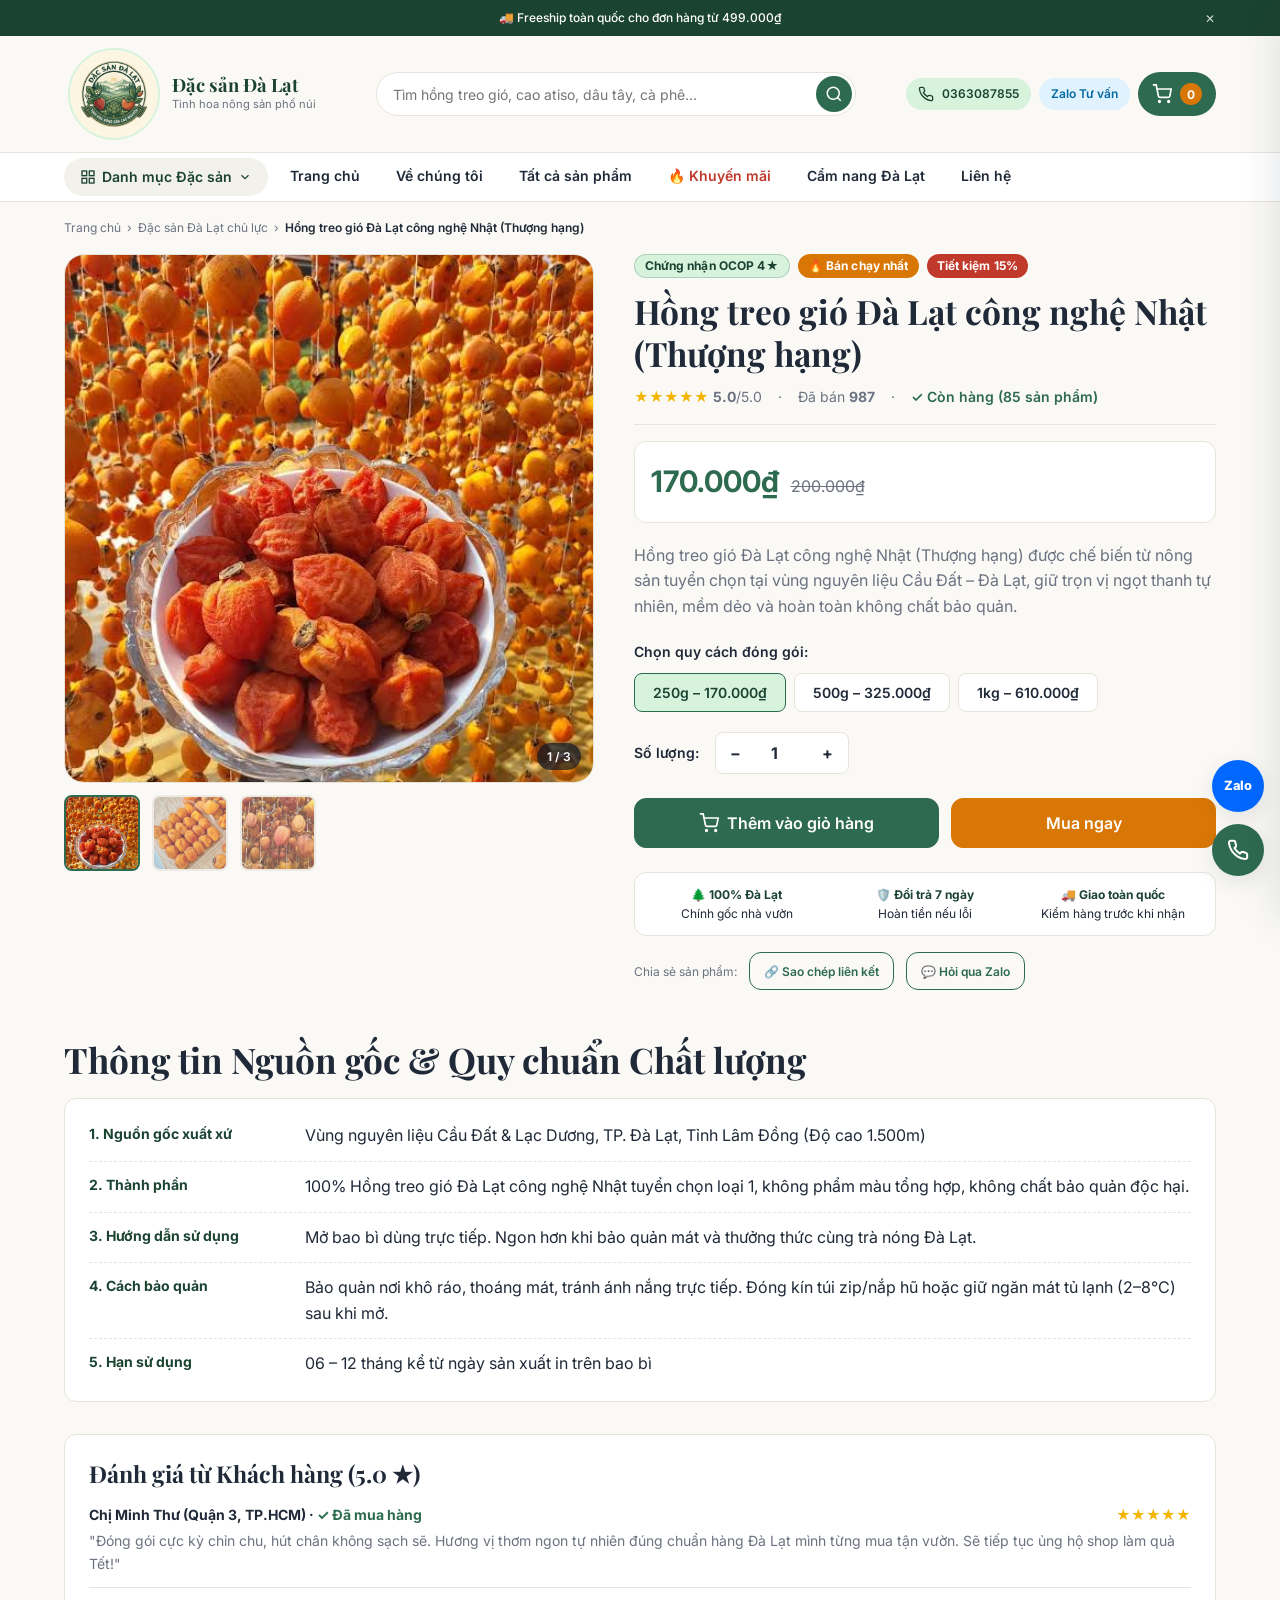
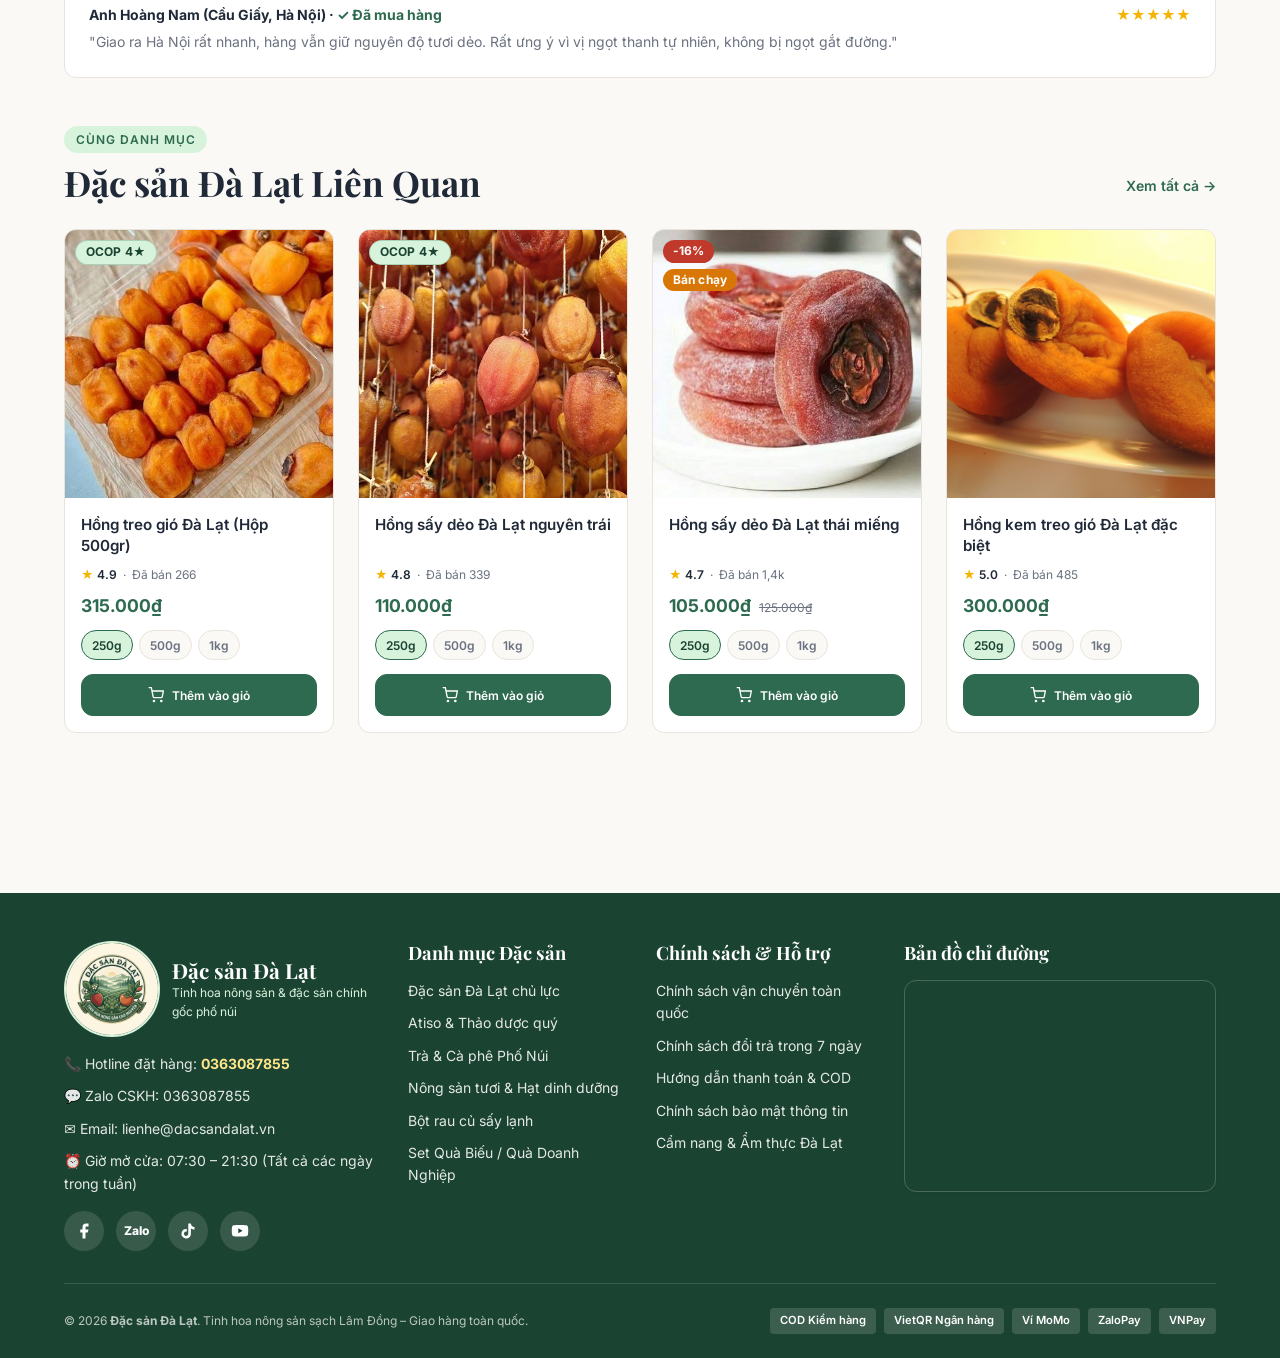
<file: product.html>
<!DOCTYPE html>
<html lang="vi">
<head>
  <meta charset="UTF-8" />
  <meta name="viewport" content="width=device-width, initial-scale=1.0" />
  <title>Chi tiết Sản phẩm – Đặc sản Đà Lạt Chính Gốc</title>
  <meta
    name="description"
    content="Thông tin nguồn gốc xuất xứ, thành phần, hướng dẫn sử dụng, cách bảo quản và hạn sử dụng của Đặc sản Đà Lạt chính gốc."
  />
  <meta property="og:title" content="Đặc sản Đà Lạt Chính Gốc" />
  <meta property="og:type" content="product" />
  <meta property="og:image" content="images/logo/logo_dac_san_da_lat.jpg" />
  <link rel="icon" type="image/jpeg" href="images/logo/logo_dac_san_da_lat.jpg" />

  <link rel="preconnect" href="https://fonts.googleapis.com" />
  <link rel="preconnect" href="https://fonts.gstatic.com" crossorigin />
  <link
    href="https://fonts.googleapis.com/css2?family=Inter:wght@400;500;600;700&amp;family=Playfair+Display:ital,wght@0,600;0,700;1,600&amp;display=swap"
    rel="stylesheet"
  />

  <link rel="stylesheet" href="css/variables.css" />
  <link rel="stylesheet" href="css/base.css" />
  <link rel="stylesheet" href="css/components.css" />
  <link rel="stylesheet" href="css/pages.css" />
</head>
<body data-page="product">
  <div id="site-header-mount"></div>

  <main id="product-detail-root" style="padding-bottom:var(--space-12);">
    <div class="container section">
      <p style="color:var(--color-text-muted);">Đang tải thông tin đặc sản...</p>
    </div>
  </main>

  <div id="site-footer-mount"></div>

  <script type="module" src="js/main.js"></script>
</body>
</html>
</file>
<file: css/variables.css>
/* ==========================================================================
   01. DESIGN TOKENS (CSS VARIABLES) - Theo chuẩn 02_DESIGN_SYSTEM.md
   ========================================================================== */

:root {
  /* Thương hiệu */
  --color-primary: #2D6A4F;
  --color-primary-dark: #1B4332;   /* hover, footer */
  --color-primary-light: #D8F3DC;  /* nền nhẹ, badge OCOP */
  --color-bg: #FAF9F6;             /* Trắng kem ấm – nền trang */
  --color-surface: #FFFFFF;        /* thẻ, drawer, modal */
  --color-surface-alt: #F3F1EC;    /* nền phụ nhẹ */

  /* Nhấn (dùng tiết chế) */
  --color-accent: #D97706;         /* màu hồng treo gió / CTA phụ, countdown */
  --color-accent-light: #FEF3C7;   /* nền nhạt cho Flash Sale / nhãn phụ */
  --color-sale: #C0392B;           /* nhãn giảm giá */
  --color-star: #F4B400;           /* sao đánh giá */
  --color-gold: #D4AF37;           /* viền vàng kim nhạt cho khu Quà Biếu */

  /* Chữ & viền */
  --color-text: #1F2937;
  --color-text-muted: #6B7280;
  --color-border: #E8E4DC;

  /* Trạng thái */
  --color-success: #2D6A4F;
  --color-error: #B91C1C;
  --color-error-bg: #FEE2E2;

  /* Bảng màu đổi chủ đề Button trên Banner khi click (Cảm hứng Đà Lạt) */
  --color-banner-amber: #B45309;
  --color-banner-amber-dark: #7C2D12;
  --color-banner-berry-dark: #881337;
  --color-banner-berry-light: #FFE4E6;
  --color-banner-lavender: #6D28D9;
  --color-banner-lavender-dark: #3B1D5E;
  --color-banner-lavender-light: #EDE9FE;
  --color-banner-mist: #1D4ED8;
  --color-banner-mist-dark: #1E3A5F;
  --color-banner-mist-light: #DBEAFE;

  /* Typography */
  --font-heading: 'Playfair Display', Georgia, serif;
  --font-body: 'Inter', system-ui, -apple-system, BlinkMacSystemFont, sans-serif;

  --fs-h1: clamp(1.85rem, 4.5vw, 3.25rem);
  --fs-h2: clamp(1.45rem, 3.2vw, 2.2rem);
  --fs-h3: clamp(1.15rem, 2.2vw, 1.45rem);
  --fs-body: 1rem;        /* 16px chuẩn mobile */
  --fs-small: 0.875rem;   /* 14px */
  --fs-xs: 0.75rem;       /* 12px */
  --lh-body: 1.6;
  --lh-heading: 1.25;

  /* Spacing */
  --space-1: 4px;
  --space-2: 8px;
  --space-3: 12px;
  --space-4: 16px;
  --space-5: 20px;
  --space-6: 24px;
  --space-8: 32px;
  --space-10: 40px;
  --space-12: 48px;
  --space-16: 64px;

  /* Border Radius */
  --radius-sm: 8px;
  --radius-md: 12px;
  --radius-lg: 20px;
  --radius-pill: 999px;

  /* Box Shadows */
  --shadow-sm: 0 1px 3px rgba(31, 41, 55, 0.08);
  --shadow-md: 0 6px 20px rgba(31, 41, 55, 0.10);
  --shadow-lg: 0 16px 40px rgba(31, 41, 55, 0.14);

  /* Layout */
  --container: 1200px;
  --header-h: 72px;
  --topbar-h: 36px;

  /* Transitions */
  --transition-fast: 150ms ease-out;
  --transition-base: 240ms ease-out;
}
</file>
<file: css/base.css>
/* ==========================================================================
   02. BASE & RESET - Mobile-First, Typography, Accessibility
   ========================================================================== */

*,
*::before,
*::after {
  box-sizing: border-box;
  margin: 0;
  padding: 0;
}

html {
  font-size: 16px;
  scroll-behavior: smooth;
  -webkit-text-size-adjust: 100%;
}

body {
  font-family: var(--font-body);
  font-size: var(--fs-body);
  line-height: var(--lh-body);
  color: var(--color-text);
  background-color: var(--color-bg);
  overflow-x: hidden;
  min-height: 100vh;
  display: flex;
  flex-direction: column;
  -webkit-font-smoothing: antialiased;
}

body.is-locked {
  overflow: hidden;
}

main {
  flex: 1;
}

img,
svg,
video {
  display: block;
  max-width: 100%;
  height: auto;
}

a {
  color: inherit;
  text-decoration: none;
  transition: color var(--transition-fast);
}

button,
input,
select,
textarea {
  font-family: inherit;
  font-size: inherit;
  color: inherit;
  background: none;
  border: none;
}

button {
  cursor: pointer;
}

ul,
ol {
  list-style: none;
}

/* Typography */
h1,
h2,
h3,
.heading-serif {
  font-family: var(--font-heading);
  line-height: var(--lh-heading);
  color: var(--color-text);
  font-weight: 700;
}

h1 {
  font-size: var(--fs-h1);
}

h2 {
  font-size: var(--fs-h2);
}

h3 {
  font-size: var(--fs-h3);
}

/* Accessibility Focus */
:focus-visible {
  outline: 2px solid var(--color-primary);
  outline-offset: 2px;
}

.sr-only {
  position: absolute;
  width: 1px;
  height: 1px;
  padding: 0;
  margin: -1px;
  overflow: hidden;
  clip: rect(0, 0, 0, 0);
  white-space: nowrap;
  border: 0;
}

/* Container & Section Spacing */
.container {
  width: 100%;
  max-width: var(--container);
  margin-inline: auto;
  padding-inline: var(--space-4);
}

@media (min-width: 768px) {
  .container {
    padding-inline: var(--space-6);
  }
}

.section {
  padding-block: var(--space-12);
}

@media (min-width: 1024px) {
  .section {
    padding-block: var(--space-16);
  }
}

.section__header {
  display: flex;
  flex-wrap: wrap;
  align-items: flex-end;
  justify-content: space-between;
  gap: var(--space-3);
  margin-bottom: var(--space-6);
}

.section__subtitle {
  display: inline-flex;
  align-items: center;
  gap: var(--space-2);
  font-size: var(--fs-xs);
  font-weight: 600;
  text-transform: uppercase;
  letter-spacing: 0.08em;
  color: var(--color-primary);
  background: var(--color-primary-light);
  padding: 4px 12px;
  border-radius: var(--radius-pill);
  margin-bottom: var(--space-2);
}

.section__title {
  font-size: var(--fs-h2);
  color: var(--color-text);
}

.section__link {
  display: inline-flex;
  align-items: center;
  gap: var(--space-1);
  font-weight: 600;
  font-size: var(--fs-small);
  color: var(--color-primary);
  padding: var(--space-2) 0;
}

.section__link:hover {
  color: var(--color-primary-dark);
  text-decoration: underline;
}

/* Product Grid: 2 cột (mobile) -> 3 cột (tablet) -> 4 cột (desktop) */
.product-grid {
  display: grid;
  grid-template-columns: repeat(2, minmax(0, 1fr));
  gap: var(--space-3);
}

@media (min-width: 768px) {
  .product-grid {
    grid-template-columns: repeat(3, minmax(0, 1fr));
    gap: var(--space-6);
  }
}

@media (min-width: 1024px) {
  .product-grid {
    grid-template-columns: repeat(4, minmax(0, 1fr));
  }
}

/* Reduced Motion */
@media (prefers-reduced-motion: reduce) {
  *,
  *::before,
  *::after {
    animation-duration: 0.01ms !important;
    animation-iteration-count: 1 !important;
    transition-duration: 0.01ms !important;
    scroll-behavior: auto !important;
  }
}
</file>
<file: css/components.css>
/* ==========================================================================
   03. COMPONENTS - Button, Product Card, Header, Mega Menu, Drawer, Toast, FAB
   ========================================================================== */

/* --------------------------------------------------------------------------
   6.1 Buttons (Cao tối thiểu 44px cho vùng chạm mobile)
   -------------------------------------------------------------------------- */
.btn {
  display: inline-flex;
  align-items: center;
  justify-content: center;
  gap: var(--space-2);
  min-height: 44px;
  padding: 10px 20px;
  font-weight: 600;
  font-size: var(--fs-small);
  border-radius: var(--radius-md);
  transition: background-color var(--transition-fast), color var(--transition-fast),
    border-color var(--transition-fast), transform var(--transition-fast),
    box-shadow var(--transition-fast);
  user-select: none;
  text-align: center;
  white-space: nowrap;
}

.btn:active:not(:disabled) {
  transform: translateY(1px);
}

.btn:disabled,
.btn.is-disabled {
  opacity: 0.55;
  cursor: not-allowed;
}

.btn--primary {
  background-color: var(--color-primary);
  color: var(--color-surface);
  border: 1.5px solid var(--color-primary);
}

.btn--primary:hover:not(:disabled) {
  background-color: var(--color-primary-dark);
  border-color: var(--color-primary-dark);
  box-shadow: var(--shadow-sm);
}

.btn--outline {
  background-color: transparent;
  color: var(--color-primary);
  border: 1.5px solid var(--color-primary);
}

.btn--outline:hover:not(:disabled) {
  background-color: var(--color-primary-light);
  color: var(--color-primary-dark);
}

.btn--accent {
  background-color: var(--color-accent);
  color: var(--color-surface);
  border: 1.5px solid var(--color-accent);
}

.btn--accent:hover:not(:disabled) {
  filter: brightness(0.93);
}

.btn--light {
  background-color: var(--color-surface);
  color: var(--color-primary-dark);
  border: 1.5px solid var(--color-surface);
}

.btn--light:hover:not(:disabled) {
  background-color: var(--color-primary-light);
}

.btn--pill {
  border-radius: var(--radius-pill);
}

.btn--lg {
  min-height: 50px;
  padding: 12px 28px;
  font-size: var(--fs-body);
}

.btn--sm {
  min-height: 38px;
  padding: 6px 14px;
  font-size: var(--fs-xs);
}

.btn--block {
  width: 100%;
}

/* --------------------------------------------------------------------------
   6.3 Badges / Chips / Tags
   -------------------------------------------------------------------------- */
.badge {
  display: inline-flex;
  align-items: center;
  gap: 4px;
  font-size: var(--fs-xs);
  font-weight: 700;
  line-height: 1.2;
  padding: 4px 10px;
  border-radius: var(--radius-pill);
  letter-spacing: 0.01em;
}

.badge--sale {
  background-color: var(--color-sale);
  color: var(--color-surface);
}

.badge--ocop {
  background-color: var(--color-primary-light);
  color: var(--color-primary-dark);
  border: 1px solid rgba(45, 106, 79, 0.25);
}

.badge--bestseller {
  background-color: var(--color-accent);
  color: var(--color-surface);
}

.badge--new {
  background-color: var(--color-primary);
  color: var(--color-surface);
}

/* --------------------------------------------------------------------------
   1.1 Topbar (Thanh thông báo xoay vòng)
   -------------------------------------------------------------------------- */
.topbar {
  background-color: var(--color-primary-dark);
  color: var(--color-surface);
  min-height: var(--topbar-h);
  font-size: var(--fs-xs);
  display: flex;
  align-items: center;
  position: relative;
  z-index: 101;
}

.topbar.is-hidden {
  display: none;
}

.topbar__inner {
  display: flex;
  align-items: center;
  justify-content: center;
  position: relative;
  padding-block: 6px;
}

.topbar__message {
  font-weight: 500;
  text-align: center;
  padding-inline: var(--space-8);
  transition: opacity var(--transition-base);
}

.topbar__close {
  position: absolute;
  right: var(--space-4);
  top: 50%;
  transform: translateY(-50%);
  width: 28px;
  height: 28px;
  border-radius: 50%;
  display: inline-flex;
  align-items: center;
  justify-content: center;
  color: rgba(255, 255, 255, 0.8);
}

.topbar__close:hover {
  color: var(--color-surface);
  background: rgba(255, 255, 255, 0.12);
}

/* --------------------------------------------------------------------------
   1.2 Header chính (Sticky khi cuộn) & Thanh tìm kiếm thông minh
   -------------------------------------------------------------------------- */
.site-header {
  position: sticky;
  top: 0;
  z-index: 100;
  background-color: rgba(250, 249, 246, 0.96);
  backdrop-filter: blur(10px);
  border-bottom: 1px solid var(--color-border);
  transition: box-shadow var(--transition-base), background-color var(--transition-base);
}

.site-header.is-scrolled {
  background-color: var(--color-surface);
  box-shadow: var(--shadow-md);
}

.site-header__main {
  display: flex;
  align-items: center;
  justify-content: space-between;
  gap: var(--space-3);
  min-height: var(--header-h);
  padding-block: var(--space-2);
}

.site-header.is-scrolled .site-header__main {
  min-height: 62px;
}

/* Brand Logo */
.brand-logo {
  display: inline-flex;
  align-items: center;
  gap: var(--space-3);
  flex-shrink: 0;
  padding: 4px 10px 4px 4px;
  border-radius: var(--radius-md);
  transition: background-color var(--transition-fast);
}

.brand-logo.is-clicked,
.brand-logo:active {
  background-color: var(--color-primary-light);
}

.brand-logo__img {
  width: 92px;
  height: 92px;
  object-fit: cover;
  border-radius: 50%;
  border: 2px solid var(--color-primary-light);
}

.brand-logo__text {
  display: flex;
  flex-direction: column;
}

.brand-logo__title {
  font-family: var(--font-heading);
  font-size: 1.15rem;
  font-weight: 700;
  color: var(--color-primary-dark);
  line-height: 1.15;
}

.brand-logo__subtitle {
  font-size: 0.7rem;
  color: var(--color-text-muted);
  display: none;
}

@media (min-width: 480px) {
  .brand-logo__subtitle {
    display: block;
  }
}

/* Search Box */
.header-search {
  position: relative;
  flex: 1;
  max-width: 480px;
  display: none;
}

@media (min-width: 768px) {
  .header-search {
    display: block;
  }
}

.site-header.is-mobile-search-open .header-search {
  display: block;
  position: absolute;
  left: 0;
  right: 0;
  top: 100%;
  max-width: none;
  background: var(--color-surface);
  padding: var(--space-3) var(--space-4);
  border-bottom: 1px solid var(--color-border);
  box-shadow: var(--shadow-md);
}

.header-search__form {
  position: relative;
  display: flex;
  align-items: center;
}

.header-search__input {
  width: 100%;
  height: 44px;
  padding: 0 44px 0 16px;
  background-color: var(--color-surface);
  border: 1.5px solid var(--color-border);
  border-radius: var(--radius-pill);
  font-size: var(--fs-small);
  transition: border-color var(--transition-fast), box-shadow var(--transition-fast);
}

.header-search__input:focus {
  outline: none;
  border-color: var(--color-primary);
  box-shadow: 0 0 0 3px rgba(45, 106, 79, 0.14);
}

.header-search__btn {
  position: absolute;
  right: 4px;
  width: 36px;
  height: 36px;
  border-radius: 50%;
  background-color: var(--color-primary);
  color: var(--color-surface);
  display: inline-flex;
  align-items: center;
  justify-content: center;
}

.header-search__dropdown {
  position: absolute;
  top: calc(100% + 6px);
  left: 0;
  right: 0;
  background: var(--color-surface);
  border: 1px solid var(--color-border);
  border-radius: var(--radius-md);
  box-shadow: var(--shadow-lg);
  overflow: hidden;
  z-index: 120;
  display: none;
}

.header-search__dropdown.is-open {
  display: block;
}

.search-suggest-item {
  display: flex;
  align-items: center;
  gap: var(--space-3);
  padding: 10px 14px;
  border-bottom: 1px solid var(--color-border);
  transition: background-color var(--transition-fast);
}

.search-suggest-item:last-child {
  border-bottom: none;
}

.search-suggest-item:hover,
.search-suggest-item.is-active {
  background-color: var(--color-primary-light);
}

.search-suggest-item__img {
  width: 48px;
  height: 48px;
  border-radius: var(--radius-sm);
  object-fit: cover;
  flex-shrink: 0;
  border: 1px solid var(--color-border);
}

.search-suggest-item__info {
  flex: 1;
  min-width: 0;
}

.search-suggest-item__name {
  font-size: var(--fs-small);
  font-weight: 500;
  color: var(--color-text);
  white-space: nowrap;
  overflow: hidden;
  text-overflow: ellipsis;
}

.search-suggest-item__name mark {
  background-color: var(--color-accent-light);
  color: var(--color-primary-dark);
  font-weight: 700;
  padding: 0 2px;
  border-radius: 2px;
}

.search-suggest-item__price {
  font-size: var(--fs-xs);
  font-weight: 700;
  color: var(--color-primary);
  margin-top: 2px;
}

.search-suggest-empty {
  padding: var(--space-4);
  text-align: center;
  font-size: var(--fs-small);
  color: var(--color-text-muted);
}

.search-suggest-empty__tags {
  display: flex;
  flex-wrap: wrap;
  justify-content: center;
  gap: var(--space-2);
  margin-top: var(--space-2);
}

.search-suggest-empty__tag {
  font-size: var(--fs-xs);
  padding: 4px 10px;
  background: var(--color-primary-light);
  color: var(--color-primary-dark);
  border-radius: var(--radius-pill);
  font-weight: 600;
}

/* Header Actions */
.header-actions {
  display: flex;
  align-items: center;
  gap: var(--space-2);
}

.header-hotline {
  display: none;
  align-items: center;
  gap: var(--space-2);
  padding: 6px 12px;
  border-radius: var(--radius-pill);
  background-color: var(--color-primary-light);
  color: var(--color-primary-dark);
  font-size: var(--fs-xs);
  font-weight: 600;
}

@media (min-width: 1024px) {
  .header-hotline {
    display: inline-flex;
  }
}

.header-hotline:hover {
  background-color: var(--color-primary);
  color: var(--color-surface);
}

.icon-btn {
  position: relative;
  width: 44px;
  height: 44px;
  border-radius: var(--radius-md);
  display: inline-flex;
  align-items: center;
  justify-content: center;
  color: var(--color-text);
  border: 1px solid var(--color-border);
  background-color: var(--color-surface);
  transition: background-color var(--transition-fast), border-color var(--transition-fast),
    color var(--transition-fast);
}

.icon-btn:hover {
  border-color: var(--color-primary);
  color: var(--color-primary);
}

@media (min-width: 768px) {
  .icon-btn--search-mobile {
    display: none;
  }
}

@media (min-width: 1024px) {
  .icon-btn--menu-mobile {
    display: none;
  }
}

.cart-btn {
  display: inline-flex;
  align-items: center;
  gap: var(--space-2);
  height: 44px;
  padding: 0 14px;
  border-radius: var(--radius-pill);
  background-color: var(--color-primary);
  color: var(--color-surface);
  font-weight: 600;
  font-size: var(--fs-small);
}

.cart-btn:hover {
  background-color: var(--color-primary-dark);
}

.cart-btn__badge {
  min-width: 22px;
  height: 22px;
  padding: 0 6px;
  border-radius: var(--radius-pill);
  background-color: var(--color-accent);
  color: var(--color-surface);
  font-size: 0.75rem;
  font-weight: 700;
  display: inline-flex;
  align-items: center;
  justify-content: center;
}

/* --------------------------------------------------------------------------
   1.6 Navigation Bar & Mega Menu (Desktop 6 cột / Mobile Accordion)
   -------------------------------------------------------------------------- */
.header-nav {
  display: none;
  border-top: 1px solid var(--color-border);
  background-color: var(--color-surface);
}

@media (min-width: 1024px) {
  .header-nav {
    display: block;
  }
}

.header-nav__list {
  display: flex;
  align-items: center;
  gap: var(--space-2);
  min-height: 48px;
  padding-block: 4px;
  position: relative;
}

.header-nav__item {
  position: static;
}

.header-nav__link {
  display: inline-flex;
  align-items: center;
  gap: 6px;
  padding: 8px 14px;
  font-size: var(--fs-small);
  font-weight: 600;
  color: var(--color-text);
  border-radius: var(--radius-sm);
  border-bottom: 2px solid transparent;
  transition: background-color var(--transition-fast), color var(--transition-fast),
    border-color var(--transition-fast);
}

.header-nav__link:hover {
  color: var(--color-primary);
  background-color: rgba(216, 243, 220, 0.45);
}

.header-nav__link.is-active,
.header-nav__link.is-clicked,
.header-nav__link:active {
  background-color: var(--color-primary-light);
  color: var(--color-primary-dark);
  border-bottom-color: var(--color-primary);
}

.header-nav__link--sale {
  color: var(--color-sale);
}

.header-nav__link--sale:hover,
.header-nav__link--sale.is-active,
.header-nav__link--sale.is-clicked,
.header-nav__link--sale:active {
  background-color: var(--color-primary-light);
  color: var(--color-sale);
  border-bottom-color: var(--color-primary);
}

.header-nav__link--cat {
  background-color: var(--color-surface-alt);
  color: var(--color-primary-dark);
  padding: 8px 16px;
  border-radius: var(--radius-pill);
  border-bottom: none;
}

.header-nav__link--cat:hover {
  background-color: var(--color-primary-light);
  color: var(--color-primary-dark);
}

.header-nav__link--cat.is-active,
.header-nav__link--cat.is-clicked,
.header-nav__link--cat:active {
  background-color: var(--color-primary-light);
  color: var(--color-primary-dark);
  box-shadow: inset 0 0 0 1.5px var(--color-primary);
  border-bottom: none;
}

/* Mega Menu Panel */
.mega-menu {
  position: absolute;
  top: 100%;
  left: 0;
  right: 0;
  background: var(--color-surface);
  border: 1px solid var(--color-border);
  border-radius: 0 0 var(--radius-lg) var(--radius-lg);
  box-shadow: var(--shadow-lg);
  padding: var(--space-6);
  display: none;
  z-index: 110;
}

.header-nav__item--has-mega:hover .mega-menu,
.header-nav__item--has-mega:focus-within .mega-menu,
.mega-menu.is-open {
  display: block;
}

.mega-menu__grid {
  display: grid;
  grid-template-columns: repeat(3, 1fr);
  gap: var(--space-6);
}

@media (min-width: 1200px) {
  .mega-menu__grid {
    grid-template-columns: repeat(6, 1fr);
    gap: var(--space-4);
  }
}

.mega-col {
  display: flex;
  flex-direction: column;
  gap: var(--space-2);
}

.mega-col__thumb {
  width: 100%;
  aspect-ratio: 16 / 10;
  object-fit: cover;
  border-radius: var(--radius-sm);
  border: 1px solid var(--color-border);
}

.mega-col__title {
  font-family: var(--font-heading);
  font-size: 0.95rem;
  font-weight: 700;
  color: var(--color-primary-dark);
  margin-top: 4px;
}

.mega-col__title:hover {
  color: var(--color-accent);
}

.mega-col__list {
  display: flex;
  flex-direction: column;
  gap: 5px;
}

.mega-col__link {
  font-size: var(--fs-xs);
  color: var(--color-text-muted);
}

.mega-col__link:hover {
  color: var(--color-primary);
  text-decoration: underline;
}

/* Mobile Menu Drawer */
.mobile-nav-drawer {
  position: fixed;
  inset: 0;
  z-index: 200;
  pointer-events: none;
}

.mobile-nav-drawer.is-open {
  pointer-events: auto;
}

.mobile-nav-drawer__backdrop {
  position: absolute;
  inset: 0;
  background: rgba(17, 24, 39, 0.5);
  opacity: 0;
  transition: opacity var(--transition-base);
}

.mobile-nav-drawer.is-open .mobile-nav-drawer__backdrop {
  opacity: 1;
}

.mobile-nav-drawer__panel {
  position: absolute;
  top: 0;
  left: 0;
  bottom: 0;
  width: min(88vw, 360px);
  background: var(--color-surface);
  transform: translateX(-100%);
  transition: transform var(--transition-base);
  display: flex;
  flex-direction: column;
  overflow-y: auto;
}

.mobile-nav-drawer.is-open .mobile-nav-drawer__panel {
  transform: translateX(0);
}

.mobile-nav-drawer__header {
  display: flex;
  align-items: center;
  justify-content: space-between;
  padding: var(--space-4);
  border-bottom: 1px solid var(--color-border);
}

.mobile-nav-drawer__body {
  padding: var(--space-4);
  flex: 1;
}

.mobile-accordion__item {
  border-bottom: 1px solid var(--color-border);
}

.mobile-accordion__trigger {
  width: 100%;
  display: flex;
  align-items: center;
  justify-content: space-between;
  padding: 12px 0;
  font-weight: 600;
  font-size: var(--fs-body);
  text-align: left;
}

.mobile-accordion__content {
  display: none;
  padding: 0 0 12px var(--space-3);
}

.mobile-accordion__item.is-open .mobile-accordion__content {
  display: flex;
  flex-direction: column;
  gap: 8px;
}

.mobile-nav-link {
  display: block;
  padding: 8px 12px;
  border-radius: var(--radius-sm);
  transition: background-color var(--transition-fast), color var(--transition-fast);
}

.mobile-nav-link.is-active,
.mobile-nav-link.is-clicked,
.mobile-nav-link:active {
  background-color: var(--color-primary-light);
  color: var(--color-primary-dark);
}

/* --------------------------------------------------------------------------
   6.2 Product Card (Chuẩn CRO: đổi ảnh khi hover, chọn quy cách, thêm giỏ)
   -------------------------------------------------------------------------- */
.product-card {
  background-color: var(--color-surface);
  border: 1px solid var(--color-border);
  border-radius: var(--radius-md);
  overflow: hidden;
  display: flex;
  flex-direction: column;
  transition: transform var(--transition-base), box-shadow var(--transition-base),
    border-color var(--transition-base);
  position: relative;
}

.product-card:hover {
  transform: translateY(-3px);
  box-shadow: var(--shadow-md);
  border-color: rgba(45, 106, 79, 0.35);
}

.product-card__media {
  position: relative;
  aspect-ratio: 1 / 1;
  background-color: var(--color-surface-alt);
  overflow: hidden;
  display: block;
}

.product-card__img {
  width: 100%;
  height: 100%;
  object-fit: cover;
  transition: transform 300ms ease-out, opacity 260ms ease-out;
}

.product-card__img--secondary {
  position: absolute;
  inset: 0;
  opacity: 0;
}

@media (hover: hover) and (min-width: 1024px) {
  .product-card:hover .product-card__img--primary {
    transform: scale(1.04);
  }
  .product-card:hover .product-card__img--secondary {
    opacity: 1;
    transform: scale(1.04);
  }
}

.product-card__badges {
  position: absolute;
  top: 10px;
  left: 10px;
  display: flex;
  flex-direction: column;
  align-items: flex-start;
  gap: 6px;
  z-index: 2;
  pointer-events: none;
}

.product-card__body {
  padding: var(--space-3);
  display: flex;
  flex-direction: column;
  flex: 1;
  gap: 8px;
}

@media (min-width: 768px) {
  .product-card__body {
    padding: var(--space-4);
  }
}

.product-card__title {
  font-family: var(--font-body);
  font-size: 0.95rem;
  font-weight: 600;
  color: var(--color-text);
  line-height: 1.4;
  display: -webkit-box;
  -webkit-line-clamp: 2;
  -webkit-box-orient: vertical;
  overflow: hidden;
  min-height: 2.8em;
}

.product-card__title:hover {
  color: var(--color-primary);
}

.product-card__meta {
  display: flex;
  align-items: center;
  gap: 6px;
  font-size: var(--fs-xs);
  color: var(--color-text-muted);
}

.product-card__rating {
  display: inline-flex;
  align-items: center;
  gap: 3px;
  font-weight: 600;
  color: var(--color-text);
}

.product-card__star {
  color: var(--color-star);
}

.product-card__prices {
  display: flex;
  align-items: baseline;
  flex-wrap: wrap;
  gap: 8px;
}

.product-card__price {
  font-size: 1.1rem;
  font-weight: 700;
  color: var(--color-primary);
}

.product-card__original-price {
  font-size: var(--fs-xs);
  color: var(--color-text-muted);
  text-decoration: line-through;
}

/* Chọn nhanh quy cách trên thẻ */
.product-card__variants {
  display: flex;
  flex-wrap: wrap;
  gap: 6px;
  margin-top: 2px;
}

.variant-chip {
  padding: 4px 10px;
  font-size: 0.75rem;
  font-weight: 600;
  border-radius: var(--radius-pill);
  border: 1px solid var(--color-border);
  background-color: var(--color-bg);
  color: var(--color-text-muted);
  transition: all var(--transition-fast);
  min-height: 30px;
}

.variant-chip:hover:not(:disabled) {
  border-color: var(--color-primary);
  color: var(--color-primary);
}

.variant-chip.is-active {
  background-color: var(--color-primary-light);
  border-color: var(--color-primary);
  color: var(--color-primary-dark);
}

/* Thanh tiến độ đã bán (Flash Sale) */
.flash-progress {
  position: relative;
  height: 18px;
  background-color: #FDE68A;
  border-radius: var(--radius-pill);
  overflow: hidden;
  margin-top: 2px;
}

.flash-progress__bar {
  position: absolute;
  top: 0;
  left: 0;
  bottom: 0;
  background: linear-gradient(90deg, var(--color-sale), var(--color-accent));
  border-radius: var(--radius-pill);
}

.flash-progress__text {
  position: relative;
  z-index: 1;
  font-size: 0.68rem;
  font-weight: 700;
  color: #7C2D12;
  display: flex;
  align-items: center;
  justify-content: center;
  height: 100%;
}

.product-card__cta {
  margin-top: auto;
  padding-top: 6px;
}

.product-card__add-btn {
  width: 100%;
  min-height: 42px;
  padding: 8px 12px;
  font-size: var(--fs-xs);
}

/* --------------------------------------------------------------------------
   6.4 Slide-over Cart Drawer
   -------------------------------------------------------------------------- */
.cart-drawer {
  position: fixed;
  inset: 0;
  z-index: 220;
  pointer-events: none;
}

.cart-drawer.is-open {
  pointer-events: auto;
}

.cart-drawer__backdrop {
  position: absolute;
  inset: 0;
  background-color: rgba(17, 24, 39, 0.5);
  opacity: 0;
  transition: opacity var(--transition-base);
}

.cart-drawer.is-open .cart-drawer__backdrop {
  opacity: 1;
}

.cart-drawer__panel {
  position: absolute;
  top: 0;
  right: 0;
  bottom: 0;
  width: 100%;
  max-width: 420px;
  background-color: var(--color-surface);
  box-shadow: var(--shadow-lg);
  transform: translateX(100%);
  transition: transform var(--transition-base);
  display: flex;
  flex-direction: column;
}

.cart-drawer.is-open .cart-drawer__panel {
  transform: translateX(0);
}

.cart-drawer__header {
  display: flex;
  align-items: center;
  justify-content: space-between;
  padding: var(--space-4) var(--space-6);
  border-bottom: 1px solid var(--color-border);
}

.cart-drawer__title {
  font-family: var(--font-heading);
  font-size: 1.25rem;
  display: flex;
  align-items: center;
  gap: var(--space-2);
}

/* Freeship Progress Bar in Cart */
.freeship-bar {
  padding: var(--space-3) var(--space-6);
  background-color: var(--color-bg);
  border-bottom: 1px solid var(--color-border);
}

.freeship-bar__text {
  font-size: var(--fs-xs);
  margin-bottom: 6px;
  color: var(--color-text);
}

.freeship-bar__text strong {
  color: var(--color-primary);
}

.freeship-bar__track {
  height: 8px;
  background-color: var(--color-border);
  border-radius: var(--radius-pill);
  overflow: hidden;
}

.freeship-bar__fill {
  height: 100%;
  background-color: var(--color-primary);
  border-radius: var(--radius-pill);
  transition: width var(--transition-base);
}

.cart-drawer__body {
  flex: 1;
  overflow-y: auto;
  padding: var(--space-4) var(--space-6);
}

.cart-item {
  display: flex;
  gap: var(--space-3);
  padding-block: var(--space-3);
  border-bottom: 1px solid var(--color-border);
}

.cart-item__img {
  width: 68px;
  height: 68px;
  border-radius: var(--radius-sm);
  object-fit: cover;
  border: 1px solid var(--color-border);
  flex-shrink: 0;
}

.cart-item__info {
  flex: 1;
  min-width: 0;
}

.cart-item__title {
  font-size: var(--fs-small);
  font-weight: 600;
  color: var(--color-text);
  display: -webkit-box;
  -webkit-line-clamp: 1;
  -webkit-box-orient: vertical;
  overflow: hidden;
}

.cart-item__variant {
  font-size: var(--fs-xs);
  color: var(--color-text-muted);
  margin-top: 2px;
}

.cart-item__bottom {
  display: flex;
  align-items: center;
  justify-content: space-between;
  margin-top: 8px;
  gap: var(--space-2);
}

.qty-control {
  display: inline-flex;
  align-items: center;
  border: 1px solid var(--color-border);
  border-radius: var(--radius-sm);
  background: var(--color-bg);
}

.qty-control__btn {
  width: 30px;
  height: 30px;
  display: inline-flex;
  align-items: center;
  justify-content: center;
  font-weight: 700;
  color: var(--color-text);
}

.qty-control__btn:hover {
  background-color: var(--color-primary-light);
  color: var(--color-primary-dark);
}

.qty-control__val {
  min-width: 30px;
  text-align: center;
  font-size: var(--fs-xs);
  font-weight: 600;
}

.cart-item__price {
  font-size: var(--fs-small);
  font-weight: 700;
  color: var(--color-primary);
}

.cart-item__remove {
  color: var(--color-text-muted);
  font-size: var(--fs-xs);
  padding: 4px;
}

.cart-item__remove:hover {
  color: var(--color-error);
}

.cart-drawer__footer {
  padding: var(--space-4) var(--space-6);
  border-top: 1px solid var(--color-border);
  background-color: var(--color-surface);
}

.cart-drawer__summary-row {
  display: flex;
  align-items: center;
  justify-content: space-between;
  margin-bottom: var(--space-3);
}

.cart-drawer__subtotal {
  font-size: 1.2rem;
  font-weight: 700;
  color: var(--color-primary);
}

.cart-empty {
  text-align: center;
  padding: var(--space-8) 0;
}

.cart-empty__icon {
  width: 64px;
  height: 64px;
  margin: 0 auto var(--space-3);
  color: var(--color-text-muted);
}

/* --------------------------------------------------------------------------
   Toast Notification
   -------------------------------------------------------------------------- */
.toast-container {
  position: fixed;
  top: 88px;
  right: var(--space-4);
  z-index: 300;
  display: flex;
  flex-direction: column;
  gap: var(--space-2);
  max-width: 360px;
  pointer-events: none;
}

.toast {
  pointer-events: auto;
  display: flex;
  align-items: center;
  gap: var(--space-3);
  padding: 12px 16px;
  background-color: var(--color-surface);
  color: var(--color-text);
  border-left: 4px solid var(--color-primary);
  border-radius: var(--radius-sm);
  box-shadow: var(--shadow-lg);
  font-size: var(--fs-small);
  animation: toastSlideIn 220ms ease-out forwards;
}

.toast--error {
  border-left-color: var(--color-error);
}

@keyframes toastSlideIn {
  from {
    opacity: 0;
    transform: translateX(24px);
  }
  to {
    opacity: 1;
    transform: translateX(0);
  }
}

/* --------------------------------------------------------------------------
   Nút liên hệ nổi (Floating Action Buttons: Hotline, Zalo, Back to top)
   -------------------------------------------------------------------------- */
.fab-group {
  position: fixed;
  right: var(--space-4);
  bottom: var(--space-6);
  z-index: 95;
  display: flex;
  flex-direction: column;
  align-items: center;
  gap: var(--space-3);
}

body.has-mobile-sticky-bar .fab-group {
  bottom: 92px;
}

@media (min-width: 768px) {
  body.has-mobile-sticky-bar .fab-group {
    bottom: var(--space-6);
  }
}

.fab-btn {
  width: 52px;
  height: 52px;
  border-radius: 50%;
  display: inline-flex;
  align-items: center;
  justify-content: center;
  color: var(--color-surface);
  box-shadow: var(--shadow-md);
  position: relative;
  transition: transform var(--transition-fast);
}

.fab-btn:hover {
  transform: scale(1.07);
}

.fab-btn--zalo {
  background-color: #0068FF;
}

.fab-btn--phone {
  background-color: var(--color-primary);
  animation: fabPulse 2.4s infinite;
}

.fab-btn--top {
  width: 44px;
  height: 44px;
  background-color: var(--color-surface);
  color: var(--color-primary-dark);
  border: 1px solid var(--color-border);
  display: none;
}

.fab-btn--top.is-visible {
  display: inline-flex;
}

@keyframes fabPulse {
  0% {
    box-shadow: 0 0 0 0 rgba(45, 106, 79, 0.55);
  }
  70% {
    box-shadow: 0 0 0 12px rgba(45, 106, 79, 0);
  }
  100% {
    box-shadow: 0 0 0 0 rgba(45, 106, 79, 0);
  }
}

/* --------------------------------------------------------------------------
   9. Footer đầy đủ
   -------------------------------------------------------------------------- */
.site-footer {
  background-color: var(--color-primary-dark);
  color: rgba(255, 255, 255, 0.88);
  padding-top: var(--space-12);
  margin-top: var(--space-12);
}

.site-footer__grid {
  display: grid;
  grid-template-columns: 1fr;
  gap: var(--space-8);
  padding-bottom: var(--space-8);
  border-bottom: 1px solid rgba(255, 255, 255, 0.14);
}

@media (min-width: 768px) {
  .site-footer__grid {
    grid-template-columns: repeat(2, 1fr);
  }
}

@media (min-width: 1024px) {
  .site-footer__grid {
    grid-template-columns: 1.3fr 0.9fr 0.9fr 1.3fr;
  }
}

.footer-map {
  width: 100%;
  border-radius: var(--radius-md);
  overflow: hidden;
  border: 1px solid rgba(255, 255, 255, 0.2);
  box-shadow: var(--shadow-sm);
}

.footer-map iframe {
  width: 100%;
  height: 210px;
  display: block;
  border: 0;
}

.footer-col__title {
  font-family: var(--font-heading);
  font-size: 1.15rem;
  color: var(--color-surface);
  margin-bottom: var(--space-4);
}

.footer-col__list {
  display: flex;
  flex-direction: column;
  gap: 10px;
  font-size: var(--fs-small);
}

.footer-col__link:hover {
  color: var(--color-primary-light);
  text-decoration: underline;
}

.footer-socials {
  display: flex;
  gap: var(--space-3);
  margin-top: var(--space-4);
}

.footer-social-link {
  width: 40px;
  height: 40px;
  border-radius: 50%;
  background: rgba(255, 255, 255, 0.12);
  display: inline-flex;
  align-items: center;
  justify-content: center;
  color: var(--color-surface);
}

.footer-social-link:hover {
  background: var(--color-accent);
}

.site-footer__bottom {
  padding-block: var(--space-6);
  display: flex;
  flex-wrap: wrap;
  align-items: center;
  justify-content: space-between;
  gap: var(--space-4);
  font-size: var(--fs-xs);
  color: rgba(255, 255, 255, 0.7);
}

.payment-badges {
  display: flex;
  flex-wrap: wrap;
  gap: var(--space-2);
}

.payment-badge {
  padding: 4px 10px;
  border-radius: 4px;
  background: rgba(255, 255, 255, 0.14);
  color: var(--color-surface);
  font-weight: 600;
  font-size: 0.7rem;
}
</file>
<file: css/pages.css>
/* ==========================================================================
   04. PAGES - Homepage, Category, Product Detail, Checkout, Order Success, Blog
   ========================================================================== */

/* --------------------------------------------------------------------------
   HOMEPAGE - 2. Hero Section (Slider + Bento Grid)
   -------------------------------------------------------------------------- */
.hero-section {
  padding-block: var(--space-4) var(--space-6);
}

@media (min-width: 1024px) {
  .hero-section {
    padding-block: var(--space-6) var(--space-8);
  }
}

.hero-bento {
  display: grid;
  grid-template-columns: 1fr;
  gap: var(--space-4);
}

@media (min-width: 1024px) {
  .hero-bento {
    grid-template-columns: 2.1fr 1fr;
    gap: var(--space-5);
  }
}

.hero-slider {
  --banner-btn-bg: var(--color-primary);
  --banner-btn-hover: var(--color-primary-dark);
  --banner-btn-sec-bg: var(--color-surface);
  --banner-btn-sec-text: var(--color-primary-dark);
  --banner-btn-sec-border: var(--color-surface);
  --banner-btn-sec-hover: var(--color-primary-light);
  position: relative;
  border-radius: var(--radius-lg);
  overflow: hidden;
  min-height: 360px;
  background-color: var(--color-primary-dark);
  box-shadow: var(--shadow-md);
  cursor: pointer;
}

.hero-slider[data-banner-btn-theme="1"] {
  --banner-btn-bg: var(--color-banner-amber);
  --banner-btn-hover: var(--color-banner-amber-dark);
  --banner-btn-sec-bg: var(--color-accent-light);
  --banner-btn-sec-text: var(--color-banner-amber-dark);
  --banner-btn-sec-border: var(--color-accent);
  --banner-btn-sec-hover: var(--color-surface);
}

.hero-slider[data-banner-btn-theme="2"] {
  --banner-btn-bg: var(--color-sale);
  --banner-btn-hover: var(--color-banner-berry-dark);
  --banner-btn-sec-bg: var(--color-banner-berry-light);
  --banner-btn-sec-text: var(--color-banner-berry-dark);
  --banner-btn-sec-border: var(--color-sale);
  --banner-btn-sec-hover: var(--color-surface);
}

.hero-slider[data-banner-btn-theme="3"] {
  --banner-btn-bg: var(--color-banner-lavender);
  --banner-btn-hover: var(--color-banner-lavender-dark);
  --banner-btn-sec-bg: var(--color-banner-lavender-light);
  --banner-btn-sec-text: var(--color-banner-lavender-dark);
  --banner-btn-sec-border: var(--color-banner-lavender);
  --banner-btn-sec-hover: var(--color-surface);
}

.hero-slider[data-banner-btn-theme="4"] {
  --banner-btn-bg: var(--color-banner-mist);
  --banner-btn-hover: var(--color-banner-mist-dark);
  --banner-btn-sec-bg: var(--color-banner-mist-light);
  --banner-btn-sec-text: var(--color-banner-mist-dark);
  --banner-btn-sec-border: var(--color-banner-mist);
  --banner-btn-sec-hover: var(--color-surface);
}

@media (min-width: 768px) {
  .hero-slider {
    min-height: 440px;
  }
}

.hero-slide {
  position: absolute;
  inset: 0;
  opacity: 0;
  pointer-events: none;
  transition: opacity 500ms ease-out;
  display: flex;
  align-items: flex-end;
}

.hero-slide.is-active {
  opacity: 1;
  pointer-events: auto;
  position: relative;
  min-height: inherit;
}

.hero-slide__bg {
  position: absolute;
  inset: 0;
  width: 100%;
  height: 100%;
  object-fit: cover;
}

.hero-slide__overlay {
  position: absolute;
  inset: 0;
  background: linear-gradient(
    90deg,
    rgba(19, 42, 31, 0.88) 0%,
    rgba(19, 42, 31, 0.62) 55%,
    rgba(19, 42, 31, 0.25) 100%
  );
}

.hero-slide__content {
  position: relative;
  z-index: 2;
  padding: var(--space-6);
  max-width: 600px;
  color: var(--color-surface);
}

@media (min-width: 768px) {
  .hero-slide__content {
    padding: var(--space-10);
  }
}

.hero-slide__tag {
  display: inline-block;
  padding: 5px 14px;
  border-radius: var(--radius-pill);
  background-color: rgba(216, 243, 220, 0.2);
  border: 1px solid rgba(216, 243, 220, 0.45);
  color: var(--color-primary-light);
  font-size: var(--fs-xs);
  font-weight: 600;
  margin-bottom: var(--space-3);
}

.hero-slide__title {
  font-family: var(--font-heading);
  font-size: var(--fs-h1);
  color: var(--color-surface);
  margin-bottom: var(--space-3);
  text-shadow: 0 2px 12px rgba(0, 0, 0, 0.28);
}

.hero-slide__desc {
  font-size: var(--fs-body);
  color: rgba(255, 255, 255, 0.92);
  margin-bottom: var(--space-6);
  max-width: 48ch;
}

.hero-slide__actions {
  display: flex;
  flex-wrap: wrap;
  gap: var(--space-3);
}

.hero-slider .hero-slide__actions .btn--primary {
  background-color: var(--banner-btn-bg);
  border-color: var(--banner-btn-bg);
  color: var(--color-surface);
  transition: background-color 280ms ease-out, border-color 280ms ease-out, transform var(--transition-fast), box-shadow var(--transition-fast);
}

.hero-slider .hero-slide__actions .btn--primary:hover:not(:disabled) {
  background-color: var(--banner-btn-hover);
  border-color: var(--banner-btn-hover);
}

.hero-slider .hero-slide__actions .btn--light {
  background-color: var(--banner-btn-sec-bg);
  color: var(--banner-btn-sec-text);
  border-color: var(--banner-btn-sec-border);
  transition: background-color 280ms ease-out, color 280ms ease-out, border-color 280ms ease-out, transform var(--transition-fast);
}

.hero-slider .hero-slide__actions .btn--light:hover:not(:disabled) {
  background-color: var(--banner-btn-sec-hover);
}

.hero-slider__controls {
  position: absolute;
  bottom: var(--space-4);
  right: var(--space-6);
  z-index: 5;
  display: flex;
  align-items: center;
  gap: var(--space-2);
}

.hero-slider__dot {
  width: 10px;
  height: 10px;
  border-radius: var(--radius-pill);
  background-color: rgba(255, 255, 255, 0.45);
  transition: all var(--transition-fast);
}

.hero-slider__dot.is-active {
  width: 26px;
  background-color: var(--banner-btn-bg);
  box-shadow: 0 0 0 2px rgba(255, 255, 255, 0.7);
}

.hero-slider__arrow {
  display: none;
  width: 36px;
  height: 36px;
  border-radius: 50%;
  background: rgba(255, 255, 255, 0.2);
  color: var(--color-surface);
  align-items: center;
  justify-content: center;
  backdrop-filter: blur(4px);
  transition: background-color 280ms ease-out;
}

@media (min-width: 1024px) {
  .hero-slider__arrow {
    display: inline-flex;
  }
}

.hero-slider__arrow:hover {
  background: var(--banner-btn-bg);
}

/* Bento Side Cards */
.hero-side {
  display: grid;
  grid-template-columns: repeat(2, 1fr);
  gap: var(--space-4);
}

@media (min-width: 1024px) {
  .hero-side {
    grid-template-columns: 1fr;
    grid-template-rows: 1fr 1fr;
  }
}

.hero-side-card {
  position: relative;
  border-radius: var(--radius-lg);
  overflow: hidden;
  min-height: 170px;
  display: flex;
  align-items: flex-end;
  box-shadow: var(--shadow-sm);
}

.hero-side-card__img {
  position: absolute;
  inset: 0;
  width: 100%;
  height: 100%;
  object-fit: cover;
  transition: transform 350ms ease-out;
}

.hero-side-card:hover .hero-side-card__img {
  transform: scale(1.05);
}

.hero-side-card__overlay {
  position: absolute;
  inset: 0;
  background: linear-gradient(0deg, rgba(17, 24, 39, 0.84) 0%, rgba(17, 24, 39, 0.18) 100%);
}

.hero-side-card__body {
  position: relative;
  z-index: 2;
  padding: var(--space-4);
  color: var(--color-surface);
}

.hero-side-card__title {
  font-family: var(--font-heading);
  font-size: 1.15rem;
  color: var(--color-surface);
  margin-bottom: 4px;
}

.hero-side-card__link {
  font-size: var(--fs-xs);
  font-weight: 600;
  color: var(--color-primary-light);
  display: inline-flex;
  align-items: center;
  gap: 4px;
}

/* --------------------------------------------------------------------------
   HOMEPAGE - 3. Thanh Cam kết Chất lượng (5 Trust Badges)
   -------------------------------------------------------------------------- */
.trust-bar {
  background-color: var(--color-surface);
  border-top: 1px solid var(--color-border);
  border-bottom: 1px solid var(--color-border);
  padding-block: var(--space-4);
}

.trust-bar__list {
  display: flex;
  overflow-x: auto;
  scroll-snap-type: x mandatory;
  gap: var(--space-4);
  scrollbar-width: none;
}

.trust-bar__list::-webkit-scrollbar {
  display: none;
}

@media (min-width: 1024px) {
  .trust-bar__list {
    display: grid;
    grid-template-columns: repeat(5, 1fr);
    overflow: visible;
  }
}

.trust-item {
  scroll-snap-align: start;
  flex: 0 0 215px;
  display: flex;
  align-items: center;
  gap: var(--space-3);
  padding: var(--space-2);
}

@media (min-width: 1024px) {
  .trust-item {
    flex: initial;
  }
}

.trust-item__icon {
  width: 44px;
  height: 44px;
  border-radius: 50%;
  background-color: var(--color-primary-light);
  color: var(--color-primary-dark);
  display: inline-flex;
  align-items: center;
  justify-content: center;
  flex-shrink: 0;
}

.trust-item__title {
  font-size: var(--fs-small);
  font-weight: 700;
  color: var(--color-text);
  line-height: 1.25;
}

.trust-item__sub {
  font-size: var(--fs-xs);
  color: var(--color-text-muted);
}

/* --------------------------------------------------------------------------
   HOMEPAGE - 4. Flash Sale / Đặc sản theo mùa
   -------------------------------------------------------------------------- */
.flash-sale-section {
  background: linear-gradient(135deg, #FFFBEB 0%, #FEF3C7 50%, #FDE68A 100%);
  border-top: 1px solid #FCD34D;
  border-bottom: 1px solid #FCD34D;
}

.flash-sale__header {
  display: flex;
  flex-wrap: wrap;
  align-items: center;
  justify-content: space-between;
  gap: var(--space-4);
  margin-bottom: var(--space-6);
}

.flash-sale__title-wrap {
  display: flex;
  flex-wrap: wrap;
  align-items: center;
  gap: var(--space-4);
}

.flash-sale__badge {
  display: inline-flex;
  align-items: center;
  gap: 6px;
  background-color: var(--color-sale);
  color: var(--color-surface);
  font-weight: 700;
  font-size: var(--fs-xs);
  padding: 5px 12px;
  border-radius: var(--radius-pill);
  text-transform: uppercase;
}

.countdown {
  display: inline-flex;
  align-items: center;
  gap: 6px;
}

.countdown__unit {
  min-width: 46px;
  padding: 6px 8px;
  background-color: var(--color-primary-dark);
  color: var(--color-surface);
  border-radius: var(--radius-sm);
  text-align: center;
}

.countdown__num {
  display: block;
  font-family: var(--font-heading);
  font-size: 1.05rem;
  font-weight: 700;
  line-height: 1.1;
}

.countdown__label {
  display: block;
  font-size: 0.65rem;
  color: rgba(255, 255, 255, 0.78);
  margin-top: 2px;
}

.countdown__sep {
  font-weight: 700;
  color: var(--color-primary-dark);
}

.flash-sale__scroller {
  display: grid;
  grid-auto-flow: column;
  grid-auto-columns: 74%;
  gap: var(--space-3);
  overflow-x: auto;
  scroll-snap-type: x mandatory;
  padding-bottom: var(--space-2);
}

@media (min-width: 640px) {
  .flash-sale__scroller {
    grid-auto-columns: 45%;
  }
}

@media (min-width: 1024px) {
  .flash-sale__scroller {
    grid-auto-flow: unset;
    grid-auto-columns: unset;
    grid-template-columns: repeat(4, 1fr);
    gap: var(--space-6);
    overflow: visible;
  }
}

.flash-sale__scroller > * {
  scroll-snap-align: start;
}

/* --------------------------------------------------------------------------
   HOMEPAGE - 5. Kệ sản phẩm theo Danh mục & Quick Category Pills
   -------------------------------------------------------------------------- */
.cat-pills-nav {
  display: flex;
  gap: var(--space-2);
  overflow-x: auto;
  padding-bottom: var(--space-2);
  margin-bottom: var(--space-6);
  scrollbar-width: none;
}

.cat-pills-nav::-webkit-scrollbar {
  display: none;
}

.cat-pill {
  display: inline-flex;
  align-items: center;
  gap: var(--space-2);
  padding: 8px 16px;
  border-radius: var(--radius-pill);
  background-color: var(--color-surface);
  border: 1px solid var(--color-border);
  font-size: var(--fs-small);
  font-weight: 600;
  white-space: nowrap;
  transition: all var(--transition-fast);
}

.cat-pill:hover,
.cat-pill.is-active {
  background-color: var(--color-primary);
  color: var(--color-surface);
  border-color: var(--color-primary);
}

.category-shelf {
  padding-block: var(--space-8);
  border-bottom: 1px solid var(--color-border);
}

.category-shelf:last-of-type {
  border-bottom: none;
}

/* --------------------------------------------------------------------------
   HOMEPAGE - 6. Chuyên mục "Gợi ý Quà Biếu Đà Lạt" (Sang trọng)
   -------------------------------------------------------------------------- */
.gift-section {
  background-color: var(--color-primary-dark);
  color: var(--color-surface);
  position: relative;
  overflow: hidden;
}

.gift-section .section__title {
  color: var(--color-surface);
}

.gift-section__intro {
  color: rgba(255, 255, 255, 0.85);
  max-width: 64ch;
  margin-top: var(--space-2);
}

.gift-occasions {
  display: flex;
  flex-wrap: wrap;
  gap: var(--space-2);
  margin-bottom: var(--space-6);
}

.gift-occasion-tag {
  padding: 5px 14px;
  border-radius: var(--radius-pill);
  border: 1px solid rgba(212, 175, 55, 0.5);
  background: rgba(212, 175, 55, 0.12);
  color: #FDE68A;
  font-size: var(--fs-xs);
  font-weight: 600;
}

.gift-tiers-grid {
  display: grid;
  grid-template-columns: 1fr;
  gap: var(--space-6);
  margin-bottom: var(--space-8);
}

@media (min-width: 768px) {
  .gift-tiers-grid {
    grid-template-columns: repeat(3, 1fr);
  }
}

.gift-card {
  background-color: var(--color-surface);
  color: var(--color-text);
  border-radius: var(--radius-lg);
  overflow: hidden;
  border: 2px solid rgba(212, 175, 55, 0.45);
  display: flex;
  flex-direction: column;
  box-shadow: var(--shadow-lg);
}

.gift-card__media {
  position: relative;
  aspect-ratio: 4 / 3;
  overflow: hidden;
}

.gift-card__img {
  width: 100%;
  height: 100%;
  object-fit: cover;
}

.gift-card__tier {
  position: absolute;
  top: 12px;
  left: 12px;
  background-color: var(--color-primary-dark);
  color: #FDE68A;
  border: 1px solid var(--color-gold);
  padding: 4px 12px;
  border-radius: var(--radius-pill);
  font-size: var(--fs-xs);
  font-weight: 700;
}

.gift-card__body {
  padding: var(--space-6);
  display: flex;
  flex-direction: column;
  flex: 1;
}

.gift-card__title {
  font-family: var(--font-heading);
  font-size: 1.25rem;
  color: var(--color-primary-dark);
  margin-bottom: var(--space-2);
}

.gift-card__price {
  font-size: 1.35rem;
  font-weight: 700;
  color: var(--color-accent);
  margin-bottom: var(--space-3);
}

.gift-card__items {
  font-size: var(--fs-small);
  color: var(--color-text-muted);
  margin-bottom: var(--space-4);
  display: flex;
  flex-direction: column;
  gap: 6px;
}

.gift-card__items li {
  display: flex;
  align-items: center;
  gap: 8px;
}

.gift-card__items li::before {
  content: "✓";
  color: var(--color-primary);
  font-weight: 700;
}

/* Khối Quà Doanh Nghiệp (B2B) */
.b2b-box {
  background: rgba(255, 255, 255, 0.07);
  border: 1px solid rgba(212, 175, 55, 0.4);
  border-radius: var(--radius-lg);
  padding: var(--space-6);
  display: grid;
  grid-template-columns: 1fr;
  gap: var(--space-6);
  align-items: center;
}

@media (min-width: 1024px) {
  .b2b-box {
    grid-template-columns: 1.1fr 1fr;
    padding: var(--space-8);
  }
}

.b2b-perks {
  display: flex;
  flex-wrap: wrap;
  gap: var(--space-4);
  margin-block: var(--space-4);
  font-size: var(--fs-small);
  color: var(--color-primary-light);
}

.b2b-form {
  background-color: var(--color-surface);
  color: var(--color-text);
  padding: var(--space-6);
  border-radius: var(--radius-md);
  display: grid;
  grid-template-columns: 1fr;
  gap: var(--space-3);
}

@media (min-width: 640px) {
  .b2b-form__row {
    display: grid;
    grid-template-columns: 1fr 1fr;
    gap: var(--space-3);
  }
}

/* --------------------------------------------------------------------------
   HOMEPAGE - 7. Câu chuyện Thương hiệu (Storytelling & Timeline 4 bước)
   -------------------------------------------------------------------------- */
.story-grid {
  display: grid;
  grid-template-columns: 1fr;
  gap: var(--space-8);
  align-items: center;
}

@media (min-width: 1024px) {
  .story-grid {
    grid-template-columns: 1fr 1.1fr;
  }
}

.story-media {
  position: relative;
  display: grid;
  grid-template-columns: 1.2fr 1fr;
  gap: var(--space-3);
}

.story-media__img {
  width: 100%;
  height: 100%;
  aspect-ratio: 4 / 5;
  object-fit: cover;
  border-radius: var(--radius-lg);
  box-shadow: var(--shadow-md);
}

.story-timeline {
  display: grid;
  grid-template-columns: repeat(2, 1fr);
  gap: var(--space-4);
  margin-block: var(--space-6);
}

@media (min-width: 768px) {
  .story-timeline {
    grid-template-columns: repeat(4, 1fr);
  }
}

.timeline-step {
  background-color: var(--color-surface);
  border: 1px solid var(--color-border);
  border-radius: var(--radius-md);
  padding: var(--space-4);
  position: relative;
}

.timeline-step__num {
  width: 28px;
  height: 28px;
  border-radius: 50%;
  background-color: var(--color-primary);
  color: var(--color-surface);
  font-size: var(--fs-xs);
  font-weight: 700;
  display: inline-flex;
  align-items: center;
  justify-content: center;
  margin-bottom: var(--space-2);
}

.timeline-step__title {
  font-weight: 700;
  font-size: var(--fs-small);
  margin-bottom: 4px;
}

.timeline-step__desc {
  font-size: var(--fs-xs);
  color: var(--color-text-muted);
}

.story-counters {
  display: grid;
  grid-template-columns: repeat(3, 1fr);
  gap: var(--space-4);
  padding: var(--space-4);
  background-color: var(--color-primary-light);
  border-radius: var(--radius-md);
  margin-bottom: var(--space-6);
  text-align: center;
}

.story-counter__num {
  font-family: var(--font-heading);
  font-size: 1.5rem;
  font-weight: 700;
  color: var(--color-primary-dark);
}

.story-counter__label {
  font-size: var(--fs-xs);
  color: var(--color-text-muted);
}

/* --------------------------------------------------------------------------
   HOMEPAGE - 8. Góc Cẩm nang & Ẩm thực Đà Lạt (Blog Grid)
   -------------------------------------------------------------------------- */
.blog-grid {
  display: grid;
  grid-template-columns: 1fr;
  gap: var(--space-6);
}

@media (min-width: 768px) {
  .blog-grid {
    grid-template-columns: repeat(3, 1fr);
  }
}

.blog-card {
  background-color: var(--color-surface);
  border: 1px solid var(--color-border);
  border-radius: var(--radius-md);
  overflow: hidden;
  display: flex;
  flex-direction: column;
  transition: transform var(--transition-base), box-shadow var(--transition-base);
}

.blog-card:hover {
  transform: translateY(-3px);
  box-shadow: var(--shadow-md);
}

.blog-card__media {
  aspect-ratio: 16 / 10;
  overflow: hidden;
}

.blog-card__img {
  width: 100%;
  height: 100%;
  object-fit: cover;
}

.blog-card__body {
  padding: var(--space-5);
  display: flex;
  flex-direction: column;
  flex: 1;
}

.blog-card__cat {
  font-size: var(--fs-xs);
  font-weight: 700;
  color: var(--color-primary);
  margin-bottom: var(--space-2);
}

.blog-card__title {
  font-family: var(--font-heading);
  font-size: 1.1rem;
  margin-bottom: var(--space-2);
  line-height: 1.35;
}

.blog-card__excerpt {
  font-size: var(--fs-small);
  color: var(--color-text-muted);
  margin-bottom: var(--space-4);
  display: -webkit-box;
  -webkit-line-clamp: 3;
  -webkit-box-orient: vertical;
  overflow: hidden;
}

.blog-card__footer {
  margin-top: auto;
  display: flex;
  align-items: center;
  justify-content: space-between;
  font-size: var(--fs-xs);
  color: var(--color-text-muted);
}

/* --------------------------------------------------------------------------
   BREADCRUMB & FORMS (Dùng chung cho Category, Product, Checkout)
   -------------------------------------------------------------------------- */
.breadcrumb {
  padding-block: var(--space-4);
  font-size: var(--fs-xs);
  color: var(--color-text-muted);
}

.breadcrumb__list {
  display: flex;
  flex-wrap: wrap;
  align-items: center;
  gap: 6px;
}

.breadcrumb__link:hover {
  color: var(--color-primary);
  text-decoration: underline;
}

.breadcrumb__current {
  color: var(--color-text);
  font-weight: 600;
}

.form-group {
  display: flex;
  flex-direction: column;
  gap: 6px;
}

.form-label {
  font-size: var(--fs-small);
  font-weight: 600;
  color: var(--color-text);
}

.form-label__req {
  color: var(--color-error);
}

.form-input,
.form-select,
.form-textarea {
  width: 100%;
  min-height: 48px;
  padding: 10px 14px;
  background-color: var(--color-surface);
  border: 1.5px solid var(--color-border);
  border-radius: var(--radius-sm);
  font-size: var(--fs-body);
  transition: border-color var(--transition-fast), box-shadow var(--transition-fast);
}

.form-textarea {
  min-height: 96px;
  resize: vertical;
}

.form-input:focus,
.form-select:focus,
.form-textarea:focus {
  outline: none;
  border-color: var(--color-primary);
  box-shadow: 0 0 0 3px rgba(45, 106, 79, 0.14);
}

.form-input.is-invalid,
.form-select.is-invalid {
  border-color: var(--color-error);
  background-color: #FEF2F2;
}

.form-error {
  font-size: var(--fs-xs);
  color: var(--color-error);
  font-weight: 500;
  min-height: 18px;
}

/* --------------------------------------------------------------------------
   CATEGORY PAGE (`category.html`)
   -------------------------------------------------------------------------- */
.category-banner {
  background-color: var(--color-primary-light);
  border-radius: var(--radius-lg);
  padding: var(--space-6);
  margin-bottom: var(--space-6);
  display: flex;
  flex-direction: column;
  gap: var(--space-2);
}

.category-layout {
  display: grid;
  grid-template-columns: 1fr;
  gap: var(--space-6);
  align-items: start;
}

@media (min-width: 1024px) {
  .category-layout {
    grid-template-columns: 270px 1fr;
  }
}

/* Filter Sidebar (Desktop Sticky / Mobile Bottom Sheet Drawer) */
.filter-sidebar {
  background-color: var(--color-surface);
  border: 1px solid var(--color-border);
  border-radius: var(--radius-md);
  padding: var(--space-5);
}

@media (max-width: 1023px) {
  .filter-sidebar {
    position: fixed;
    inset: 0;
    z-index: 230;
    background: rgba(17, 24, 39, 0.5);
    border: none;
    border-radius: 0;
    padding: 0;
    display: flex;
    align-items: flex-end;
    pointer-events: none;
    opacity: 0;
    transition: opacity var(--transition-base);
  }

  .filter-sidebar.is-open {
    pointer-events: auto;
    opacity: 1;
  }

  .filter-sidebar__inner {
    width: 100%;
    max-height: 85vh;
    background: var(--color-surface);
    border-radius: var(--radius-lg) var(--radius-lg) 0 0;
    padding: var(--space-5);
    overflow-y: auto;
    transform: translateY(100%);
    transition: transform var(--transition-base);
  }

  .filter-sidebar.is-open .filter-sidebar__inner {
    transform: translateY(0);
  }
}

@media (min-width: 1024px) {
  .filter-sidebar {
    position: sticky;
    top: 136px;
  }
  .filter-sidebar__mobile-header,
  .filter-sidebar__mobile-footer {
    display: none;
  }
}

.filter-sidebar__mobile-header {
  display: flex;
  align-items: center;
  justify-content: space-between;
  padding-bottom: var(--space-3);
  margin-bottom: var(--space-4);
  border-bottom: 1px solid var(--color-border);
}

.filter-sidebar__mobile-footer {
  display: grid;
  grid-template-columns: 1fr 1fr;
  gap: var(--space-3);
  padding-top: var(--space-4);
  margin-top: var(--space-4);
  border-top: 1px solid var(--color-border);
}

.filter-group {
  padding-bottom: var(--space-4);
  margin-bottom: var(--space-4);
  border-bottom: 1px solid var(--color-border);
}

.filter-group:last-of-type {
  border-bottom: none;
  margin-bottom: 0;
  padding-bottom: 0;
}

.filter-group__title {
  font-size: var(--fs-small);
  font-weight: 700;
  margin-bottom: var(--space-3);
}

.filter-options {
  display: flex;
  flex-direction: column;
  gap: 10px;
}

.filter-option {
  display: flex;
  align-items: center;
  gap: 10px;
  font-size: var(--fs-small);
  cursor: pointer;
}

.filter-option input {
  width: 18px;
  height: 18px;
  accent-color: var(--color-primary);
  cursor: pointer;
}

.category-toolbar {
  display: flex;
  flex-wrap: wrap;
  align-items: center;
  justify-content: space-between;
  gap: var(--space-3);
  background-color: var(--color-surface);
  border: 1px solid var(--color-border);
  border-radius: var(--radius-md);
  padding: var(--space-3) var(--space-4);
  margin-bottom: var(--space-4);
}

.mobile-filter-trigger {
  display: inline-flex;
}

@media (min-width: 1024px) {
  .mobile-filter-trigger {
    display: none;
  }
}

.active-filters {
  display: flex;
  flex-wrap: wrap;
  align-items: center;
  gap: var(--space-2);
  margin-bottom: var(--space-4);
}

.active-filter-chip {
  display: inline-flex;
  align-items: center;
  gap: 6px;
  padding: 4px 12px;
  border-radius: var(--radius-pill);
  background-color: var(--color-primary-light);
  color: var(--color-primary-dark);
  font-size: var(--fs-xs);
  font-weight: 600;
}

/* --------------------------------------------------------------------------
   PRODUCT DETAIL PAGE (`product.html`)
   -------------------------------------------------------------------------- */
.product-detail-grid {
  display: grid;
  grid-template-columns: 1fr;
  gap: var(--space-8);
  margin-bottom: var(--space-12);
}

@media (min-width: 1024px) {
  .product-detail-grid {
    grid-template-columns: 1fr 1.1fr;
    gap: var(--space-10);
  }
}

.product-gallery__main {
  position: relative;
  aspect-ratio: 1 / 1;
  background-color: var(--color-surface);
  border: 1px solid var(--color-border);
  border-radius: var(--radius-lg);
  overflow: hidden;
  margin-bottom: var(--space-3);
  cursor: zoom-in;
}

.product-gallery__main-img {
  width: 100%;
  height: 100%;
  object-fit: cover;
  transition: transform 250ms ease-out;
}

.product-gallery__counter {
  position: absolute;
  bottom: 12px;
  right: 12px;
  background: rgba(17, 24, 39, 0.7);
  color: var(--color-surface);
  padding: 4px 10px;
  border-radius: var(--radius-pill);
  font-size: var(--fs-xs);
  font-weight: 600;
}

.product-gallery__thumbs {
  display: flex;
  gap: var(--space-3);
  overflow-x: auto;
}

.product-gallery__thumb {
  width: 76px;
  height: 76px;
  border-radius: var(--radius-sm);
  border: 2px solid var(--color-border);
  overflow: hidden;
  flex-shrink: 0;
  opacity: 0.7;
  transition: all var(--transition-fast);
}

.product-gallery__thumb.is-active,
.product-gallery__thumb:hover {
  border-color: var(--color-primary);
  opacity: 1;
}

.product-gallery__thumb img {
  width: 100%;
  height: 100%;
  object-fit: cover;
}

.product-info__badges {
  display: flex;
  flex-wrap: wrap;
  gap: var(--space-2);
  margin-bottom: var(--space-3);
}

.product-info__title {
  font-family: var(--font-heading);
  font-size: clamp(1.5rem, 3vw, 2.1rem);
  margin-bottom: var(--space-3);
}

.product-info__meta {
  display: flex;
  flex-wrap: wrap;
  align-items: center;
  gap: var(--space-4);
  font-size: var(--fs-small);
  color: var(--color-text-muted);
  padding-bottom: var(--space-4);
  border-bottom: 1px solid var(--color-border);
  margin-bottom: var(--space-4);
}

.product-info__price-box {
  background-color: var(--color-surface);
  border: 1px solid var(--color-border);
  border-radius: var(--radius-md);
  padding: var(--space-4);
  display: flex;
  flex-wrap: wrap;
  align-items: baseline;
  gap: var(--space-3);
  margin-bottom: var(--space-5);
}

.product-info__price {
  font-size: 1.85rem;
  font-weight: 700;
  color: var(--color-primary);
}

.product-info__original-price {
  font-size: 1rem;
  color: var(--color-text-muted);
  text-decoration: line-through;
}

.product-info__variants {
  margin-bottom: var(--space-5);
}

.product-info__variant-list {
  display: flex;
  flex-wrap: wrap;
  gap: var(--space-2);
  margin-top: var(--space-2);
}

.detail-variant-btn {
  padding: 10px 18px;
  border-radius: var(--radius-sm);
  border: 1.5px solid var(--color-border);
  background-color: var(--color-surface);
  font-weight: 600;
  font-size: var(--fs-small);
  transition: all var(--transition-fast);
}

.detail-variant-btn.is-active {
  border-color: var(--color-primary);
  background-color: var(--color-primary-light);
  color: var(--color-primary-dark);
}

.product-info__actions {
  display: flex;
  flex-wrap: wrap;
  gap: var(--space-3);
  margin-block: var(--space-6);
}

.product-info__trust {
  display: grid;
  grid-template-columns: repeat(3, 1fr);
  gap: var(--space-2);
  padding: var(--space-3);
  background-color: var(--color-surface);
  border: 1px solid var(--color-border);
  border-radius: var(--radius-md);
  font-size: var(--fs-xs);
  text-align: center;
}

/* 5 mục thông tin bắt buộc + Tabs/Accordion */
.product-specs-grid {
  display: grid;
  grid-template-columns: 1fr;
  gap: var(--space-3);
  background-color: var(--color-surface);
  border: 1px solid var(--color-border);
  border-radius: var(--radius-md);
  padding: var(--space-6);
  margin-bottom: var(--space-8);
}

.spec-row {
  display: grid;
  grid-template-columns: 1fr;
  gap: 4px;
  padding-bottom: var(--space-3);
  border-bottom: 1px dashed var(--color-border);
}

@media (min-width: 640px) {
  .spec-row {
    grid-template-columns: 200px 1fr;
    gap: var(--space-4);
  }
}

.spec-row:last-child {
  border-bottom: none;
  padding-bottom: 0;
}

.spec-row__label {
  font-weight: 700;
  color: var(--color-primary-dark);
  font-size: var(--fs-small);
}

/* Sticky Buy Bar on Mobile */
.mobile-sticky-buy {
  position: fixed;
  bottom: 0;
  left: 0;
  right: 0;
  z-index: 98;
  background-color: var(--color-surface);
  border-top: 1px solid var(--color-border);
  box-shadow: 0 -4px 16px rgba(0, 0, 0, 0.08);
  padding: 10px var(--space-4);
  display: flex;
  align-items: center;
  justify-content: space-between;
  gap: var(--space-3);
}

@media (min-width: 768px) {
  .mobile-sticky-buy {
    display: none;
  }
}

/* Lightbox Modal */
.lightbox-modal {
  position: fixed;
  inset: 0;
  z-index: 280;
  background: rgba(0, 0, 0, 0.88);
  display: none;
  align-items: center;
  justify-content: center;
  padding: var(--space-4);
}

.lightbox-modal.is-open {
  display: flex;
}

.lightbox-modal__img {
  max-width: 92vw;
  max-height: 86vh;
  border-radius: var(--radius-md);
  object-fit: contain;
}

/* --------------------------------------------------------------------------
   CHECKOUT PAGE (`checkout.html`) & ORDER SUCCESS (`order-success.html`)
   -------------------------------------------------------------------------- */
.checkout-layout {
  display: grid;
  grid-template-columns: 1fr;
  gap: var(--space-8);
  align-items: start;
}

@media (min-width: 1024px) {
  .checkout-layout {
    grid-template-columns: 1.35fr 1fr;
  }
}

.checkout-card {
  background-color: var(--color-surface);
  border: 1px solid var(--color-border);
  border-radius: var(--radius-md);
  padding: var(--space-6);
  margin-bottom: var(--space-6);
}

.checkout-card__title {
  font-family: var(--font-heading);
  font-size: 1.25rem;
  margin-bottom: var(--space-4);
  padding-bottom: var(--space-3);
  border-bottom: 1px solid var(--color-border);
}

.payment-option {
  display: flex;
  align-items: flex-start;
  gap: var(--space-3);
  padding: var(--space-4);
  border: 1.5px solid var(--color-border);
  border-radius: var(--radius-sm);
  cursor: pointer;
  margin-bottom: var(--space-3);
  transition: all var(--transition-fast);
}

.payment-option.is-selected {
  border-color: var(--color-primary);
  background-color: rgba(216, 243, 220, 0.25);
}

.payment-option__detail {
  display: none;
  margin-top: var(--space-3);
  padding: var(--space-3);
  background-color: var(--color-bg);
  border-radius: var(--radius-sm);
  font-size: var(--fs-xs);
  border: 1px dashed var(--color-primary);
}

.payment-option.is-selected .payment-option__detail {
  display: block;
}

.order-summary-sticky {
  position: sticky;
  top: 96px;
}

.summary-row {
  display: flex;
  justify-content: space-between;
  padding-block: 8px;
  font-size: var(--fs-small);
}

.summary-row--total {
  border-top: 2px solid var(--color-border);
  margin-top: var(--space-2);
  padding-top: var(--space-3);
  font-size: 1.2rem;
  font-weight: 700;
  color: var(--color-primary);
}

.test-order-banner {
  background-color: var(--color-accent-light);
  border: 1px solid #F59E0B;
  color: #92400E;
  padding: 10px 16px;
  border-radius: var(--radius-sm);
  font-size: var(--fs-xs);
  font-weight: 600;
  margin-bottom: var(--space-4);
}
</file>
